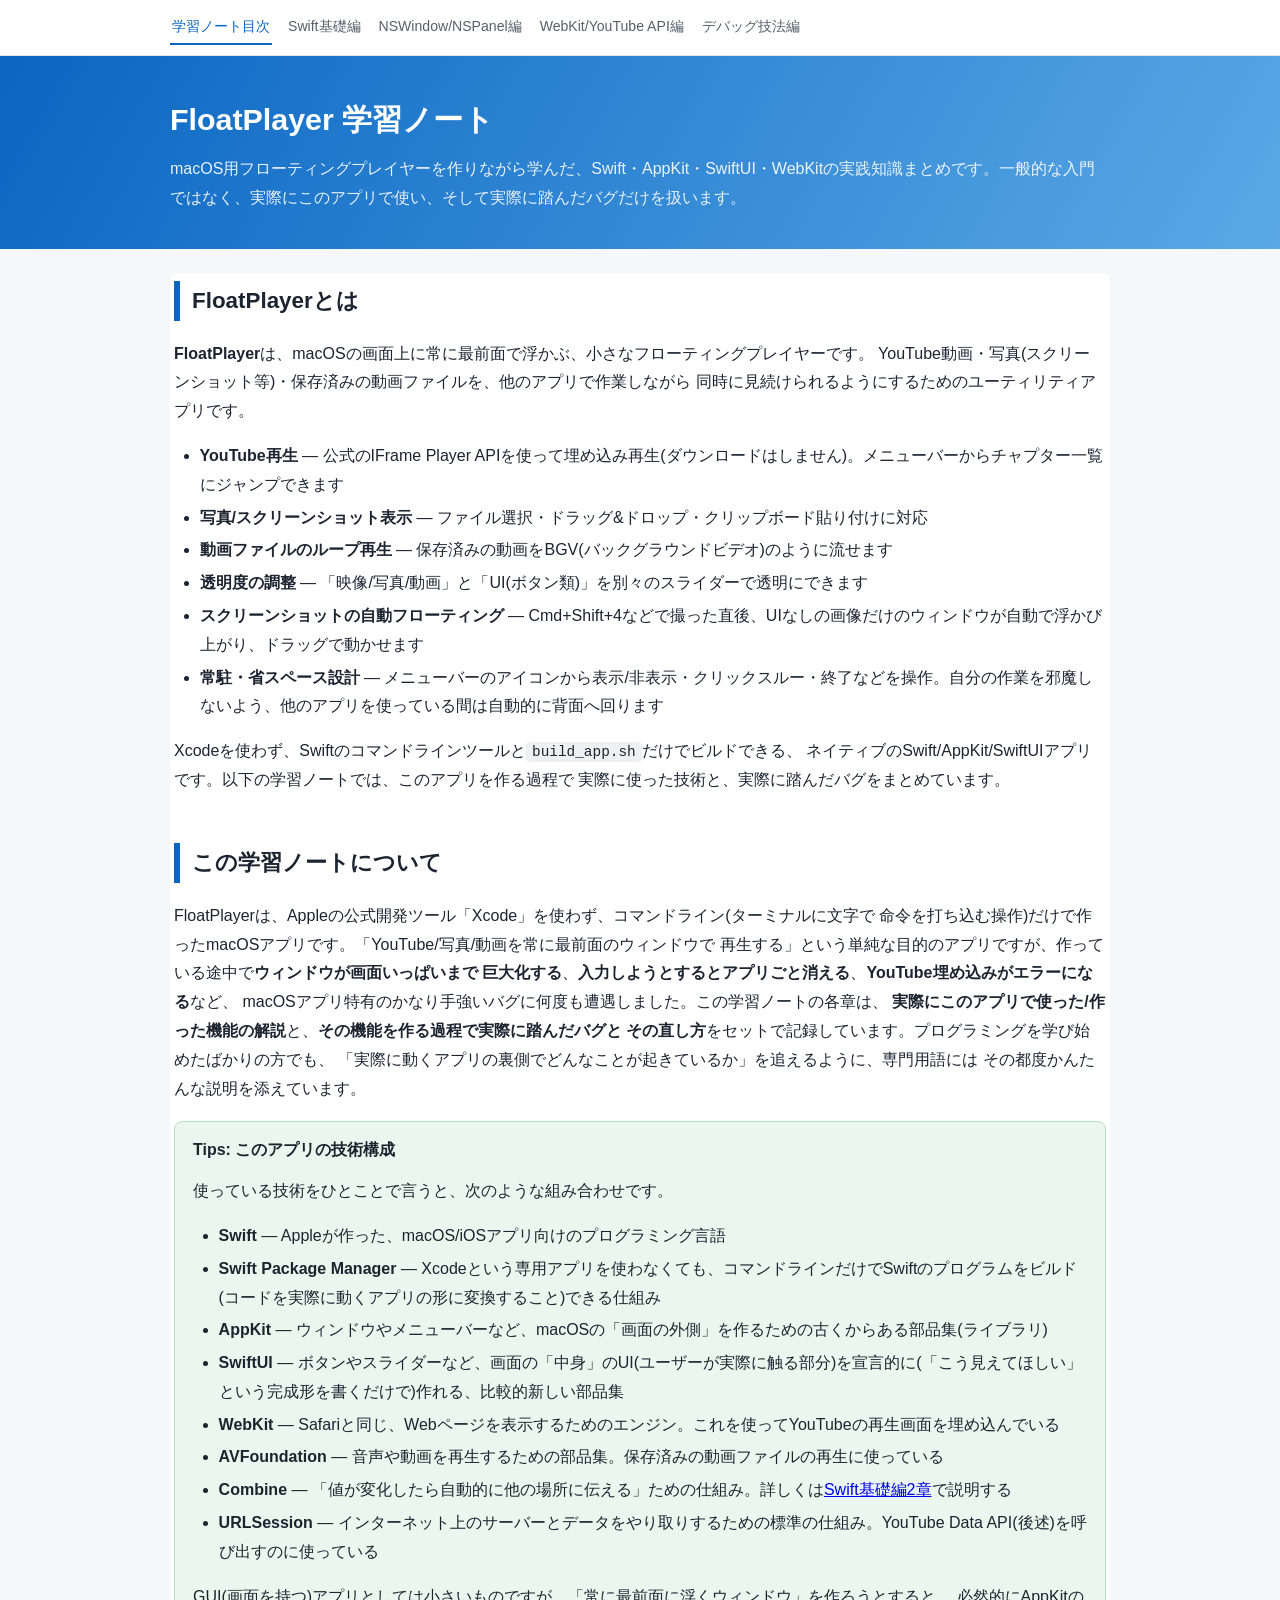
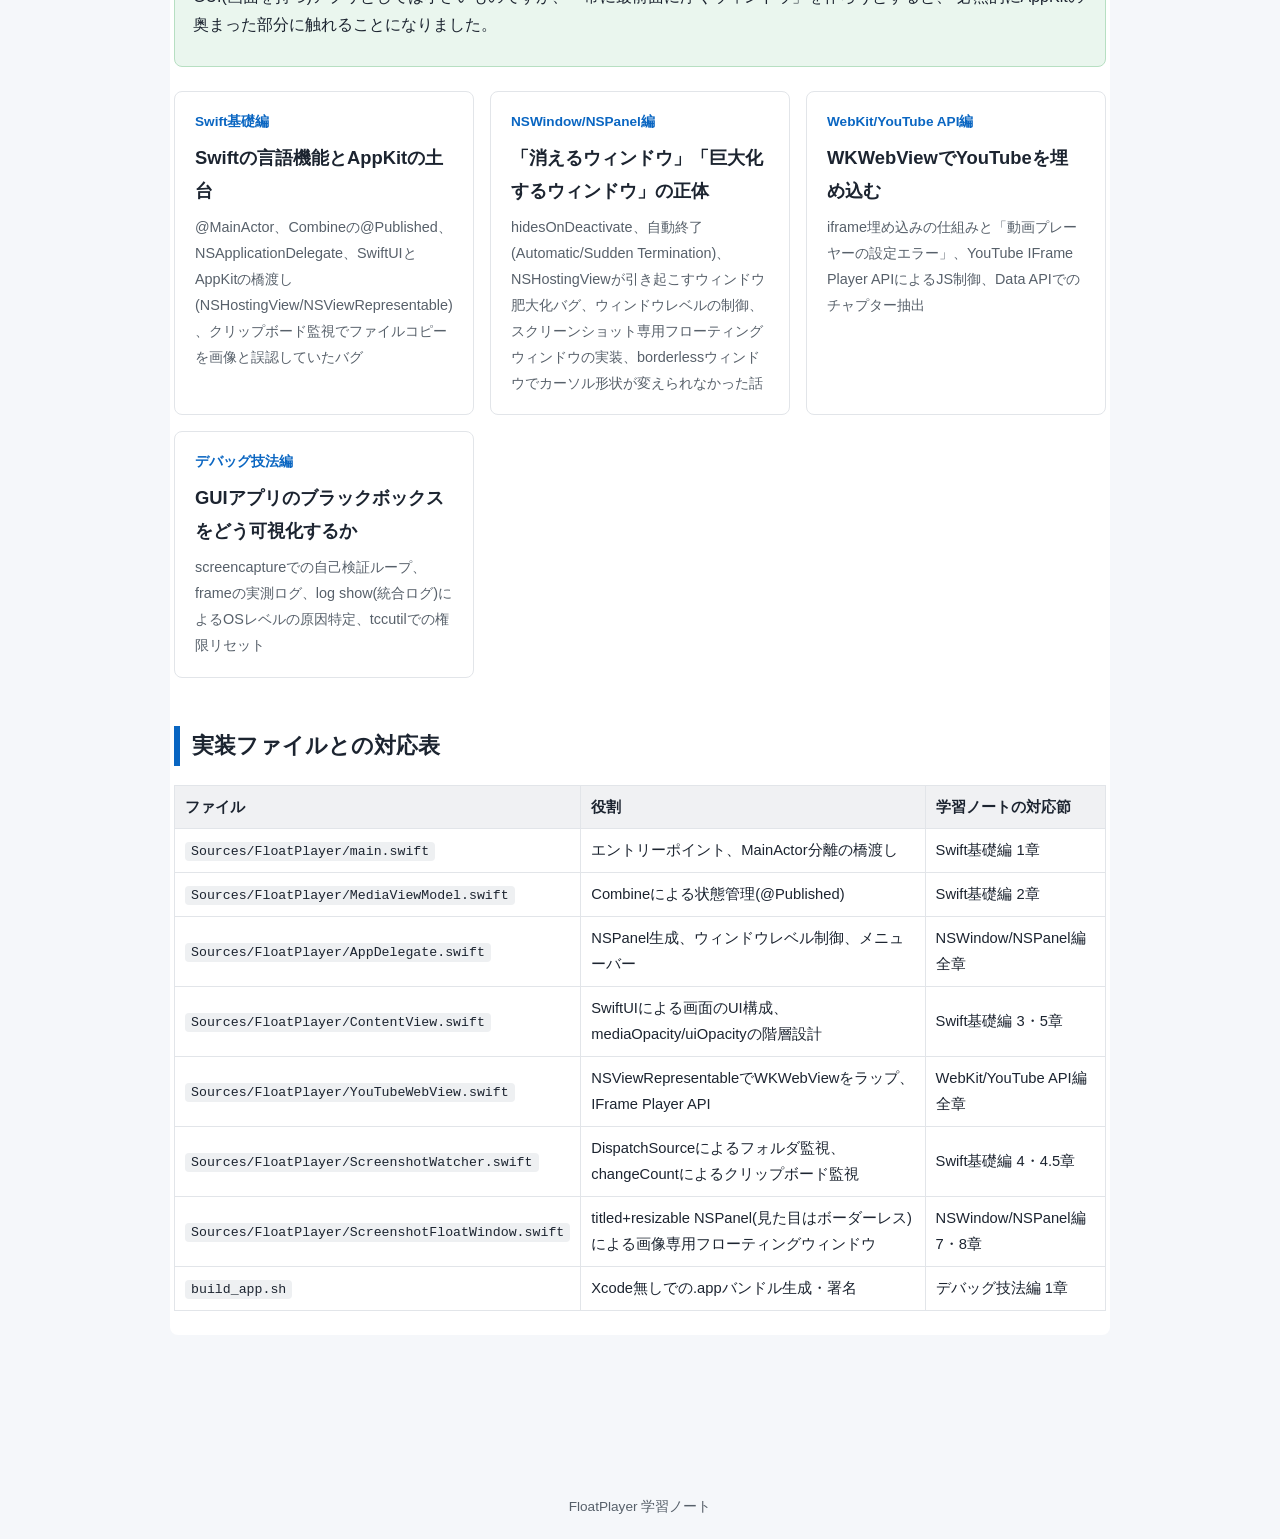
<file: docs/learning-notes/index.html>
<!DOCTYPE html>
<html lang="ja">
<head>
<meta charset="UTF-8">
<meta name="viewport" content="width=device-width, initial-scale=1.0">
<title>学習ノート - FloatPlayer</title>
<link rel="stylesheet" href="style.css">
</head>
<body>

<nav class="top-nav"><div class="layout">
  <a href="index.html" class="active">学習ノート目次</a>
  <a href="01_swift_appkit_fundamentals.html">Swift基礎編</a>
  <a href="02_nswindow_deep_dive.html">NSWindow/NSPanel編</a>
  <a href="03_webkit_youtube_api.html">WebKit/YouTube API編</a>
  <a href="04_debugging_techniques.html">デバッグ技法編</a>
</div></nav>

<header class="page-header">
  <div class="layout">
    <h1>FloatPlayer 学習ノート</h1>
    <p>macOS用フローティングプレイヤーを作りながら学んだ、Swift・AppKit・SwiftUI・WebKitの実践知識まとめです。一般的な入門ではなく、実際にこのアプリで使い、そして実際に踏んだバグだけを扱います。</p>
  </div>
</header>

<div class="layout">
<main>

<h2 style="margin-top:0;">FloatPlayerとは</h2>
<p>
  <b>FloatPlayer</b>は、macOSの画面上に常に最前面で浮かぶ、小さなフローティングプレイヤーです。
  YouTube動画・写真(スクリーンショット等)・保存済みの動画ファイルを、他のアプリで作業しながら
  同時に見続けられるようにするためのユーティリティアプリです。
</p>
<ul>
  <li><b>YouTube再生</b> — 公式のIFrame Player APIを使って埋め込み再生(ダウンロードはしません)。メニューバーからチャプター一覧にジャンプできます</li>
  <li><b>写真/スクリーンショット表示</b> — ファイル選択・ドラッグ&ドロップ・クリップボード貼り付けに対応</li>
  <li><b>動画ファイルのループ再生</b> — 保存済みの動画をBGV(バックグラウンドビデオ)のように流せます</li>
  <li><b>透明度の調整</b> — 「映像/写真/動画」と「UI(ボタン類)」を別々のスライダーで透明にできます</li>
  <li><b>スクリーンショットの自動フローティング</b> — Cmd+Shift+4などで撮った直後、UIなしの画像だけのウィンドウが自動で浮かび上がり、ドラッグで動かせます</li>
  <li><b>常駐・省スペース設計</b> — メニューバーのアイコンから表示/非表示・クリックスルー・終了などを操作。自分の作業を邪魔しないよう、他のアプリを使っている間は自動的に背面へ回ります</li>
</ul>
<p>
  Xcodeを使わず、Swiftのコマンドラインツールと<code>build_app.sh</code>だけでビルドできる、
  ネイティブのSwift/AppKit/SwiftUIアプリです。以下の学習ノートでは、このアプリを作る過程で
  実際に使った技術と、実際に踏んだバグをまとめています。
</p>

<h2>この学習ノートについて</h2>
<p>
  FloatPlayerは、Appleの公式開発ツール「Xcode」を使わず、コマンドライン(ターミナルに文字で
  命令を打ち込む操作)だけで作ったmacOSアプリです。「YouTube/写真/動画を常に最前面のウィンドウで
  再生する」という単純な目的のアプリですが、作っている途中で<b>ウィンドウが画面いっぱいまで
  巨大化する</b>、<b>入力しようとするとアプリごと消える</b>、<b>YouTube埋め込みがエラーになる</b>など、
  macOSアプリ特有のかなり手強いバグに何度も遭遇しました。この学習ノートの各章は、
  <b>実際にこのアプリで使った/作った機能の解説</b>と、<b>その機能を作る過程で実際に踏んだバグと
  その直し方</b>をセットで記録しています。プログラミングを学び始めたばかりの方でも、
  「実際に動くアプリの裏側でどんなことが起きているか」を追えるように、専門用語には
  その都度かんたんな説明を添えています。
</p>

<div class="box tip">
  <span class="box-title">Tips: このアプリの技術構成</span>
  <p>
    使っている技術をひとことで言うと、次のような組み合わせです。
  </p>
  <ul>
    <li><b>Swift</b> — Appleが作った、macOS/iOSアプリ向けのプログラミング言語</li>
    <li><b>Swift Package Manager</b> — Xcodeという専用アプリを使わなくても、コマンドラインだけでSwiftのプログラムをビルド(コードを実際に動くアプリの形に変換すること)できる仕組み</li>
    <li><b>AppKit</b> — ウィンドウやメニューバーなど、macOSの「画面の外側」を作るための古くからある部品集(ライブラリ)</li>
    <li><b>SwiftUI</b> — ボタンやスライダーなど、画面の「中身」のUI(ユーザーが実際に触る部分)を宣言的に(「こう見えてほしい」という完成形を書くだけで)作れる、比較的新しい部品集</li>
    <li><b>WebKit</b> — Safariと同じ、Webページを表示するためのエンジン。これを使ってYouTubeの再生画面を埋め込んでいる</li>
    <li><b>AVFoundation</b> — 音声や動画を再生するための部品集。保存済みの動画ファイルの再生に使っている</li>
    <li><b>Combine</b> — 「値が変化したら自動的に他の場所に伝える」ための仕組み。詳しくは<a href="01_swift_appkit_fundamentals.html#ch2">Swift基礎編2章</a>で説明する</li>
    <li><b>URLSession</b> — インターネット上のサーバーとデータをやり取りするための標準の仕組み。YouTube Data API(後述)を呼び出すのに使っている</li>
  </ul>
  <p>
    GUI(画面を持つ)アプリとしては小さいものですが、「常に最前面に浮くウィンドウ」を作ろうとすると、
    必然的にAppKitの奥まった部分に触れることになりました。
  </p>
</div>

<div class="toc-grid">
  <a class="toc-card" href="01_swift_appkit_fundamentals.html">
    <div class="num">Swift基礎編</div>
    <h3>Swiftの言語機能とAppKitの土台</h3>
    <p>@MainActor、Combineの@Published、NSApplicationDelegate、SwiftUIとAppKitの橋渡し(NSHostingView/NSViewRepresentable)、クリップボード監視でファイルコピーを画像と誤認していたバグ</p>
  </a>

  <a class="toc-card" href="02_nswindow_deep_dive.html">
    <div class="num">NSWindow/NSPanel編</div>
    <h3>「消えるウィンドウ」「巨大化するウィンドウ」の正体</h3>
    <p>hidesOnDeactivate、自動終了(Automatic/Sudden Termination)、NSHostingViewが引き起こすウィンドウ肥大化バグ、ウィンドウレベルの制御、スクリーンショット専用フローティングウィンドウの実装、borderlessウィンドウでカーソル形状が変えられなかった話</p>
  </a>

  <a class="toc-card" href="03_webkit_youtube_api.html">
    <div class="num">WebKit/YouTube API編</div>
    <h3>WKWebViewでYouTubeを埋め込む</h3>
    <p>iframe埋め込みの仕組みと「動画プレーヤーの設定エラー」、YouTube IFrame Player APIによるJS制御、Data APIでのチャプター抽出</p>
  </a>

  <a class="toc-card" href="04_debugging_techniques.html">
    <div class="num">デバッグ技法編</div>
    <h3>GUIアプリのブラックボックスをどう可視化するか</h3>
    <p>screencaptureでの自己検証ループ、frameの実測ログ、log show(統合ログ)によるOSレベルの原因特定、tccutilでの権限リセット</p>
  </a>
</div>

<h2>実装ファイルとの対応表</h2>
<div class="table-scroll"><table>
<tr><th>ファイル</th><th>役割</th><th>学習ノートの対応節</th></tr>
<tr><td><code>Sources/FloatPlayer/main.swift</code></td><td>エントリーポイント、MainActor分離の橋渡し</td><td>Swift基礎編 1章</td></tr>
<tr><td><code>Sources/FloatPlayer/MediaViewModel.swift</code></td><td>Combineによる状態管理(@Published)</td><td>Swift基礎編 2章</td></tr>
<tr><td><code>Sources/FloatPlayer/AppDelegate.swift</code></td><td>NSPanel生成、ウィンドウレベル制御、メニューバー</td><td>NSWindow/NSPanel編 全章</td></tr>
<tr><td><code>Sources/FloatPlayer/ContentView.swift</code></td><td>SwiftUIによる画面のUI構成、mediaOpacity/uiOpacityの階層設計</td><td>Swift基礎編 3・5章</td></tr>
<tr><td><code>Sources/FloatPlayer/YouTubeWebView.swift</code></td><td>NSViewRepresentableでWKWebViewをラップ、IFrame Player API</td><td>WebKit/YouTube API編 全章</td></tr>
<tr><td><code>Sources/FloatPlayer/ScreenshotWatcher.swift</code></td><td>DispatchSourceによるフォルダ監視、changeCountによるクリップボード監視</td><td>Swift基礎編 4・4.5章</td></tr>
<tr><td><code>Sources/FloatPlayer/ScreenshotFloatWindow.swift</code></td><td>titled+resizable NSPanel(見た目はボーダーレス)による画像専用フローティングウィンドウ</td><td>NSWindow/NSPanel編 7・8章</td></tr>
<tr><td><code>build_app.sh</code></td><td>Xcode無しでの.appバンドル生成・署名</td><td>デバッグ技法編 1章</td></tr>
</table></div>

</main>
</div>

<footer class="page-footer">FloatPlayer 学習ノート</footer>

</body>
</html>
</file>
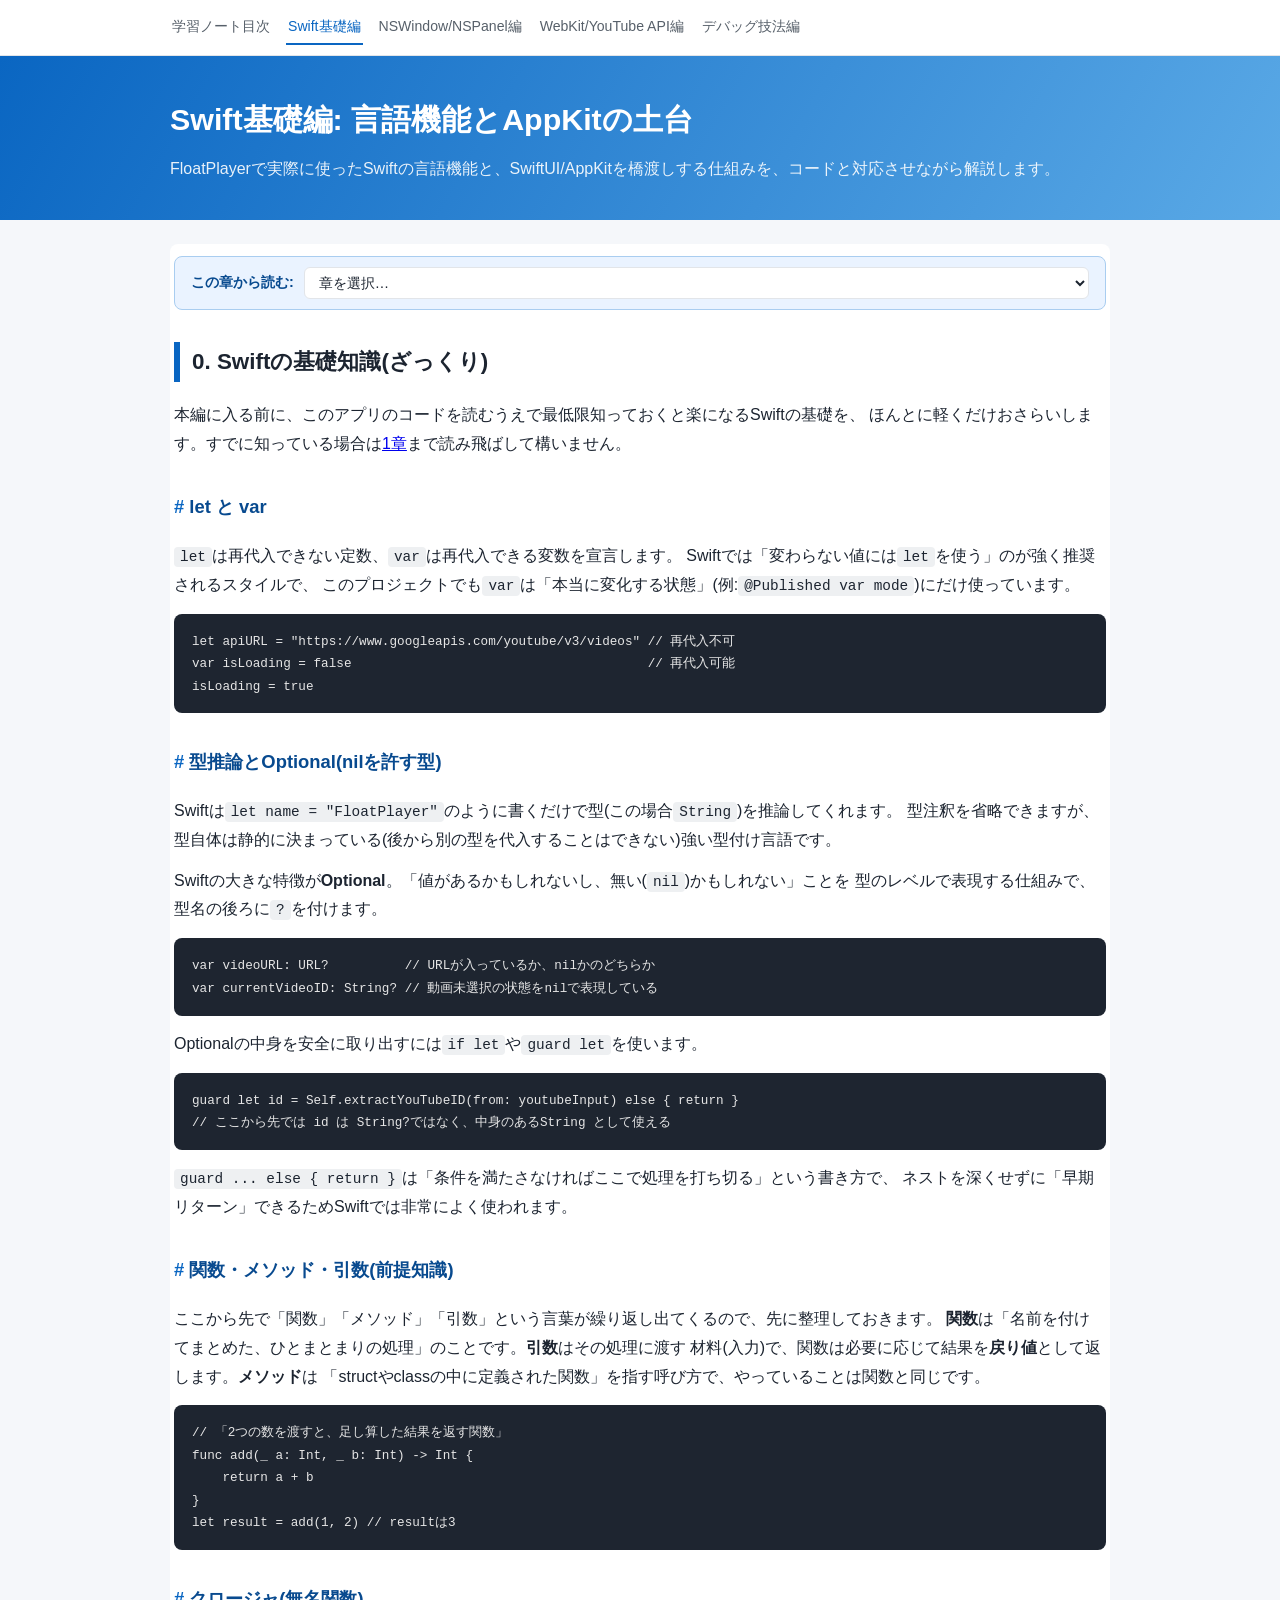
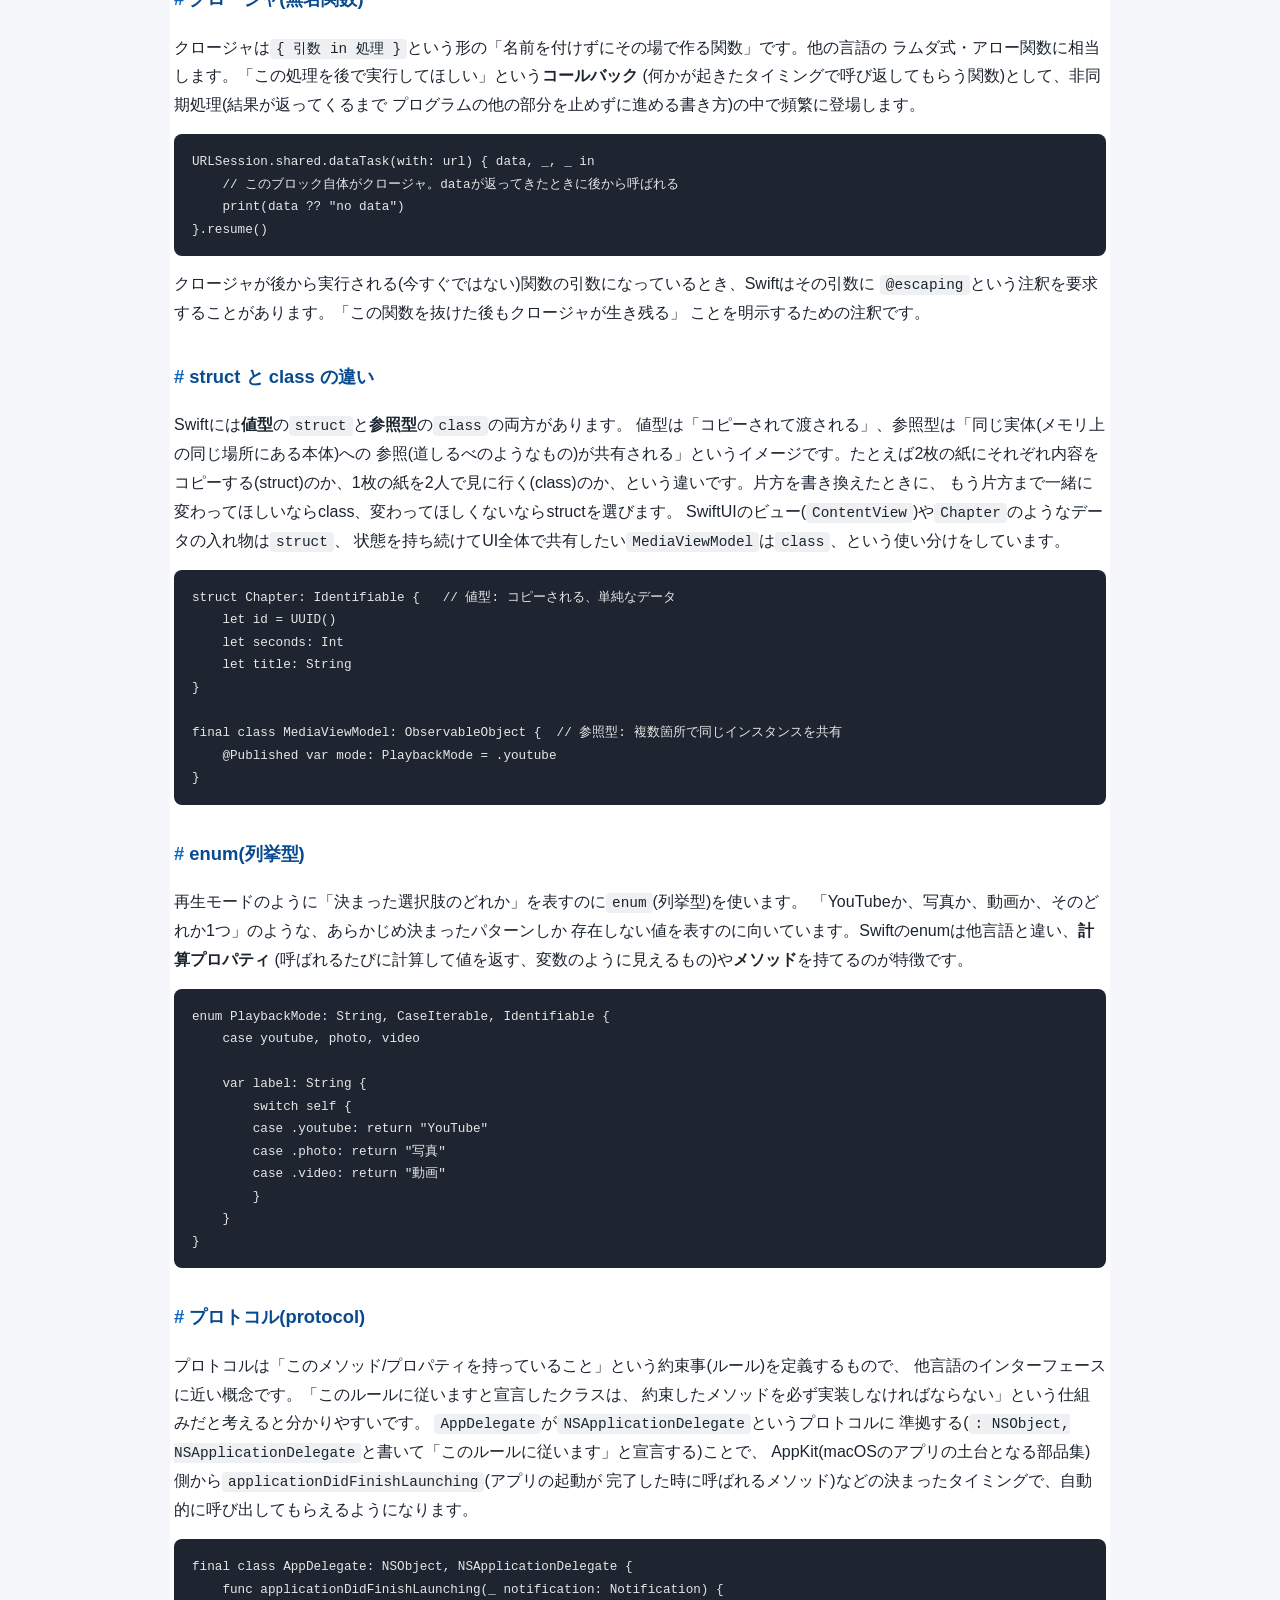
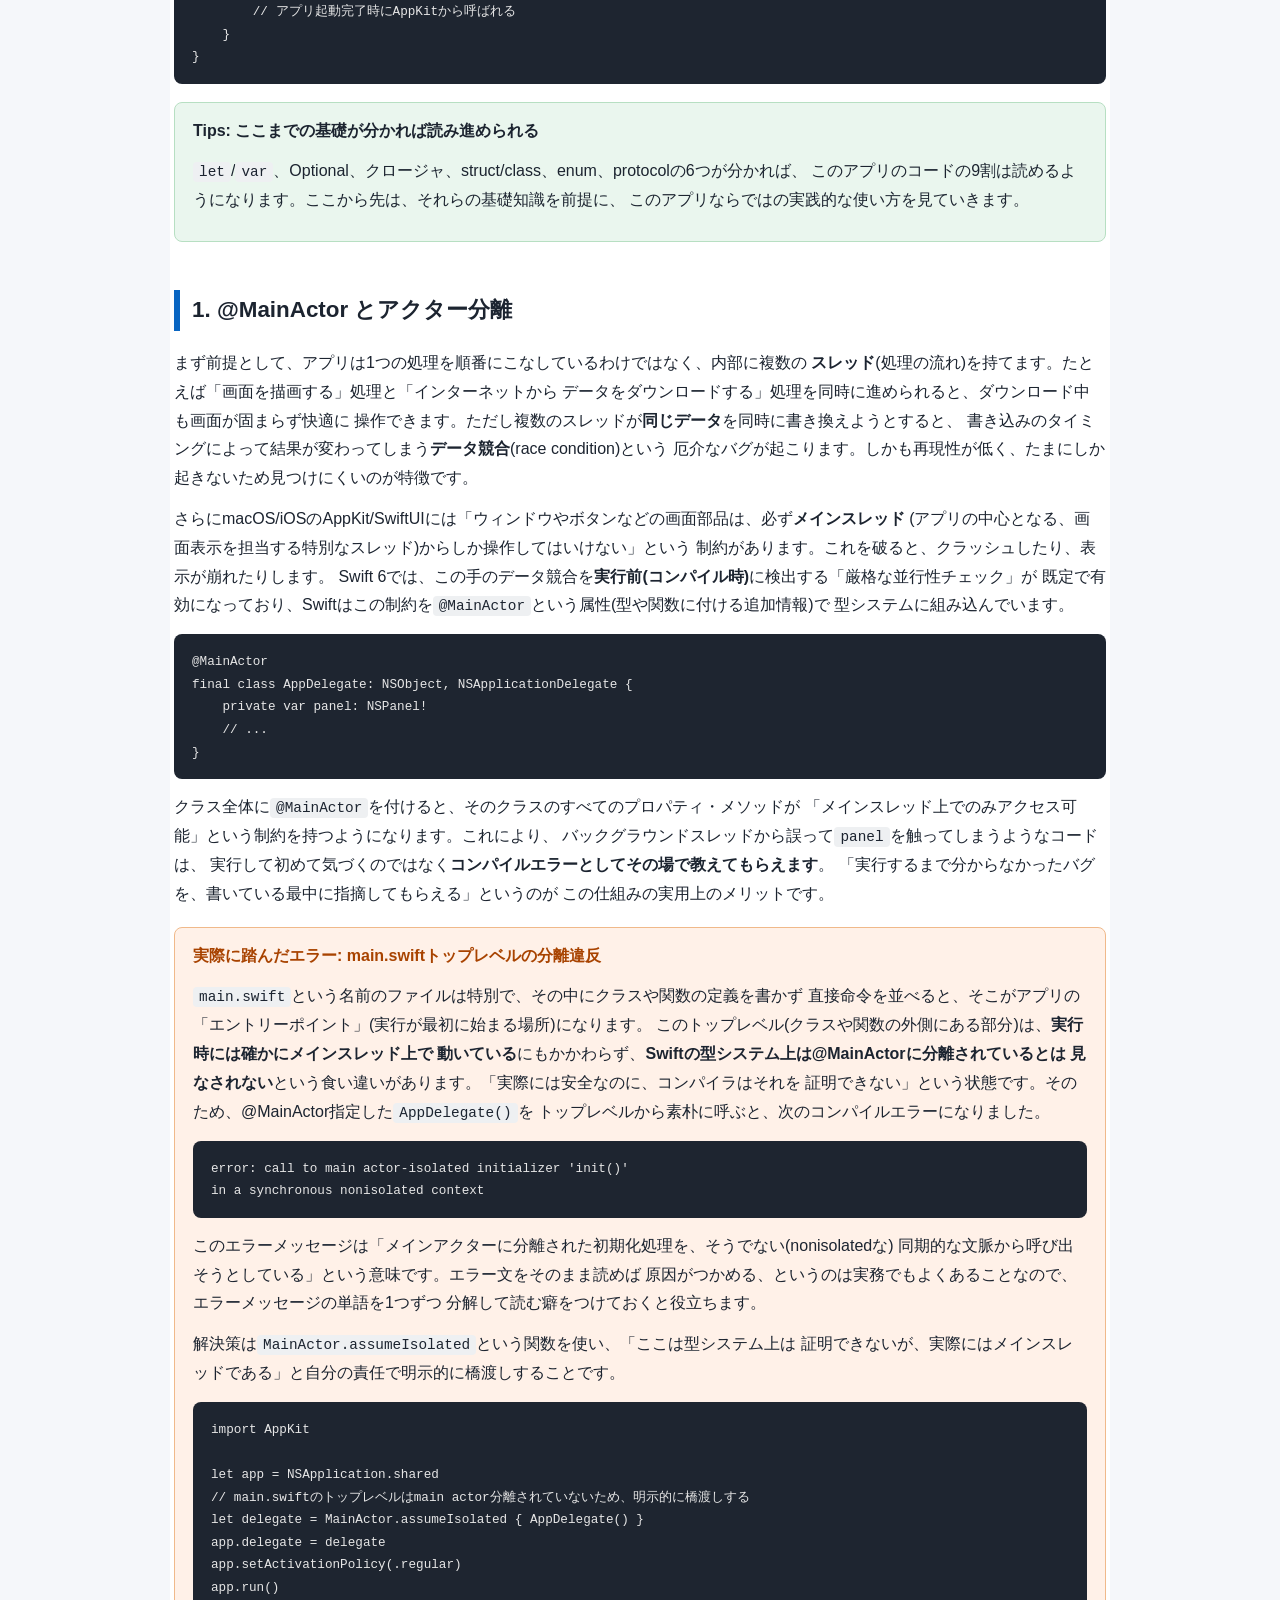
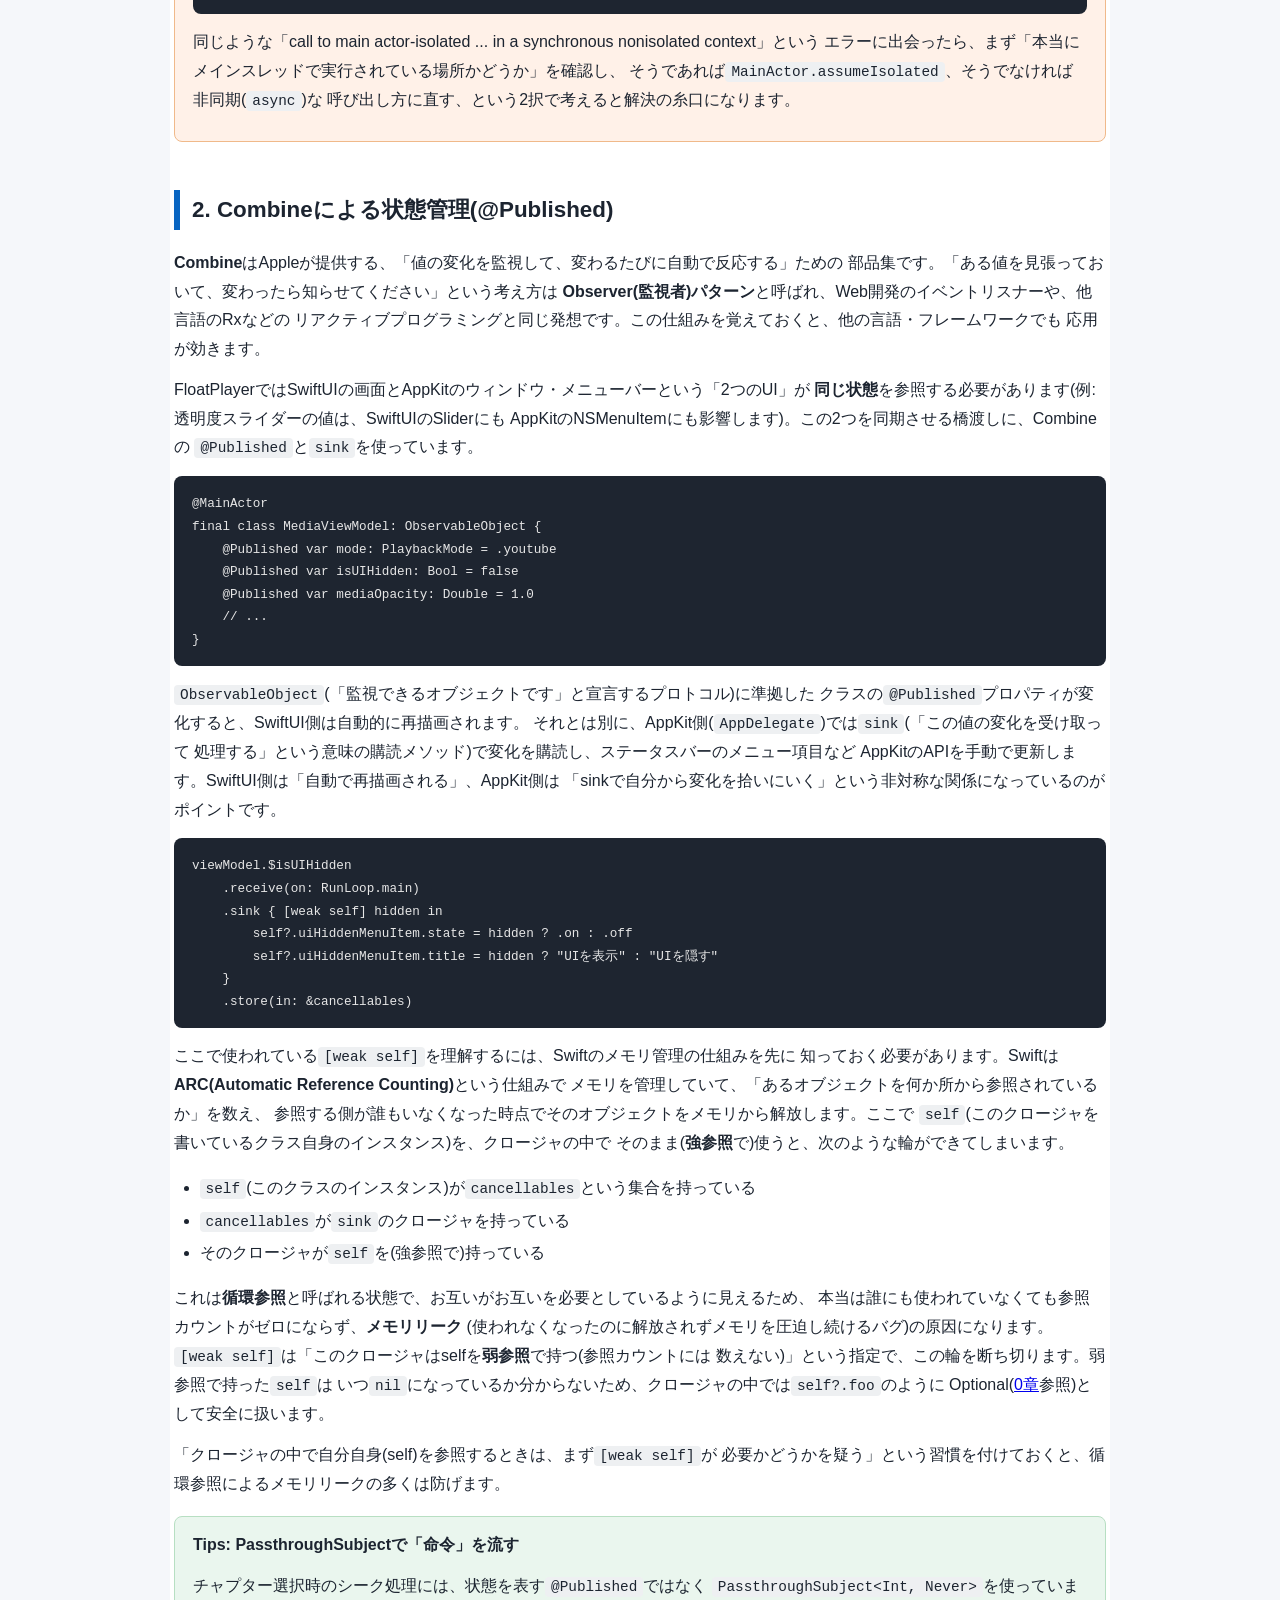
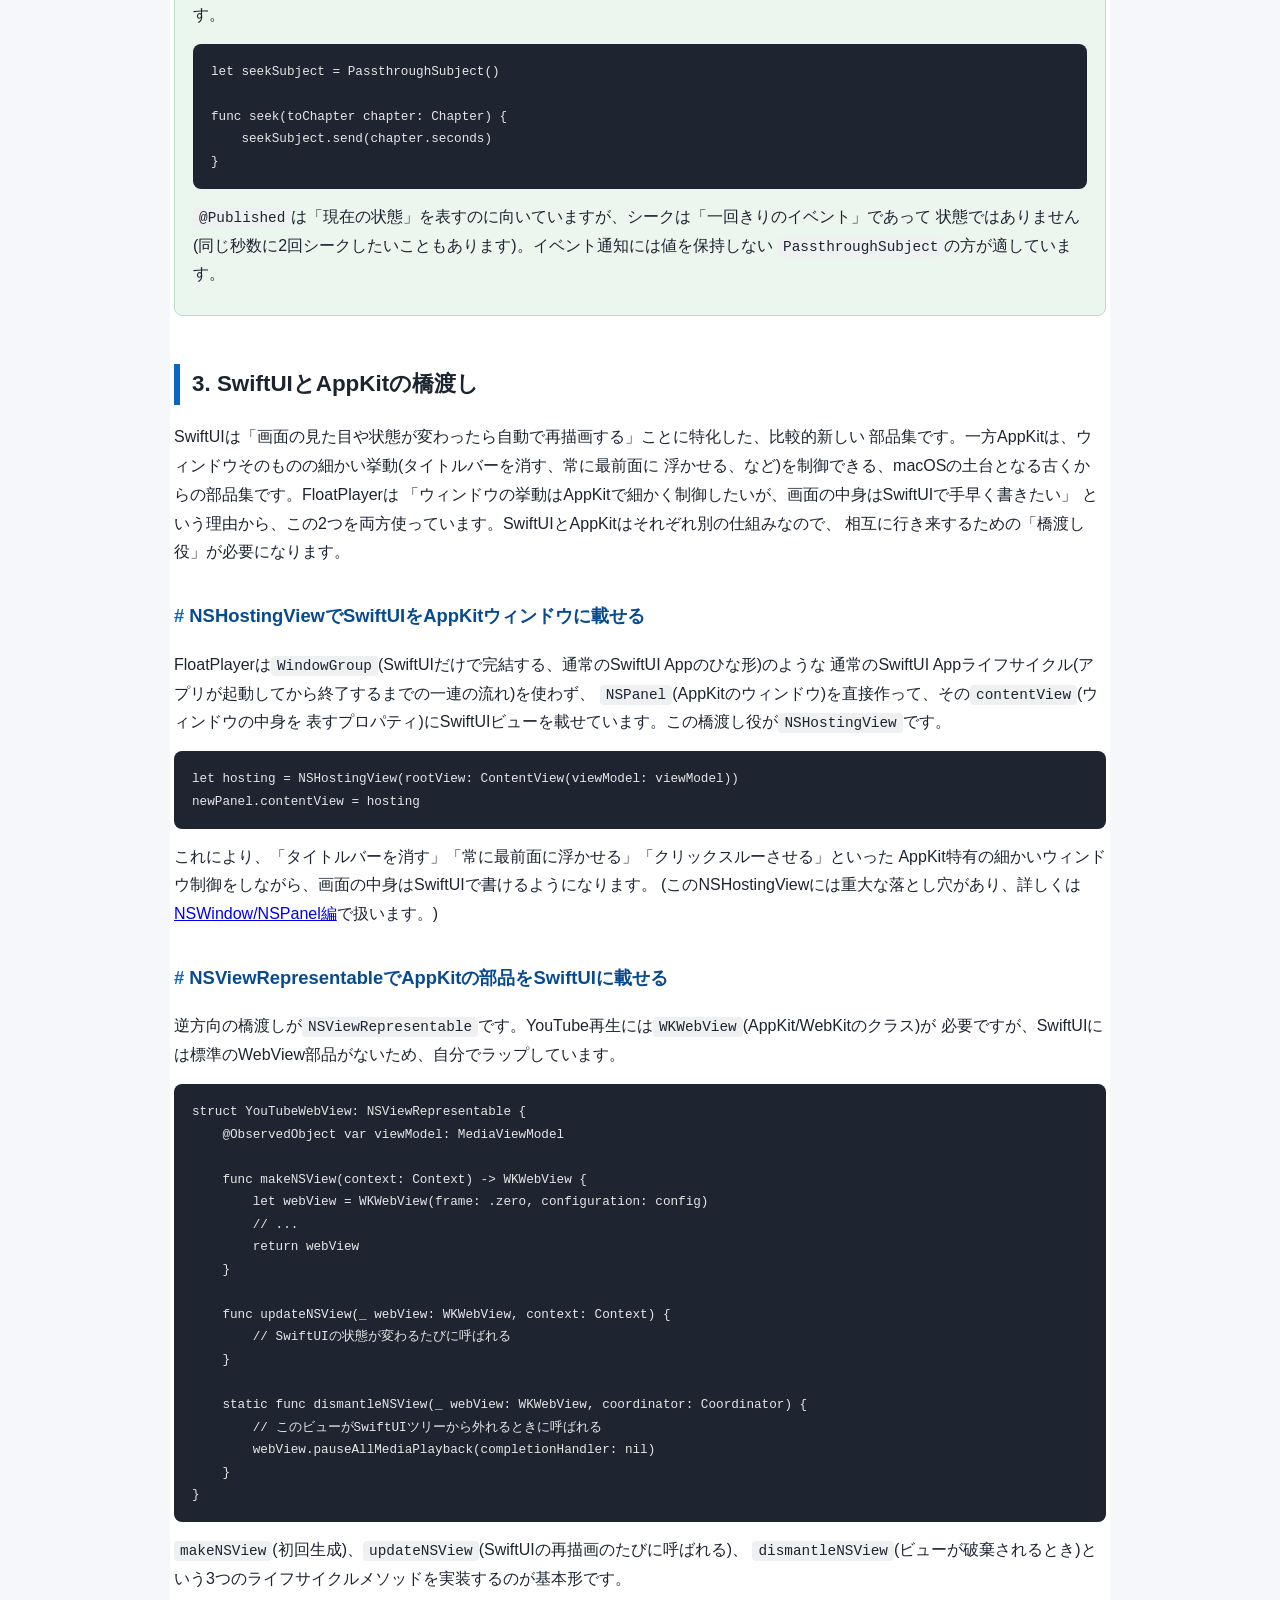
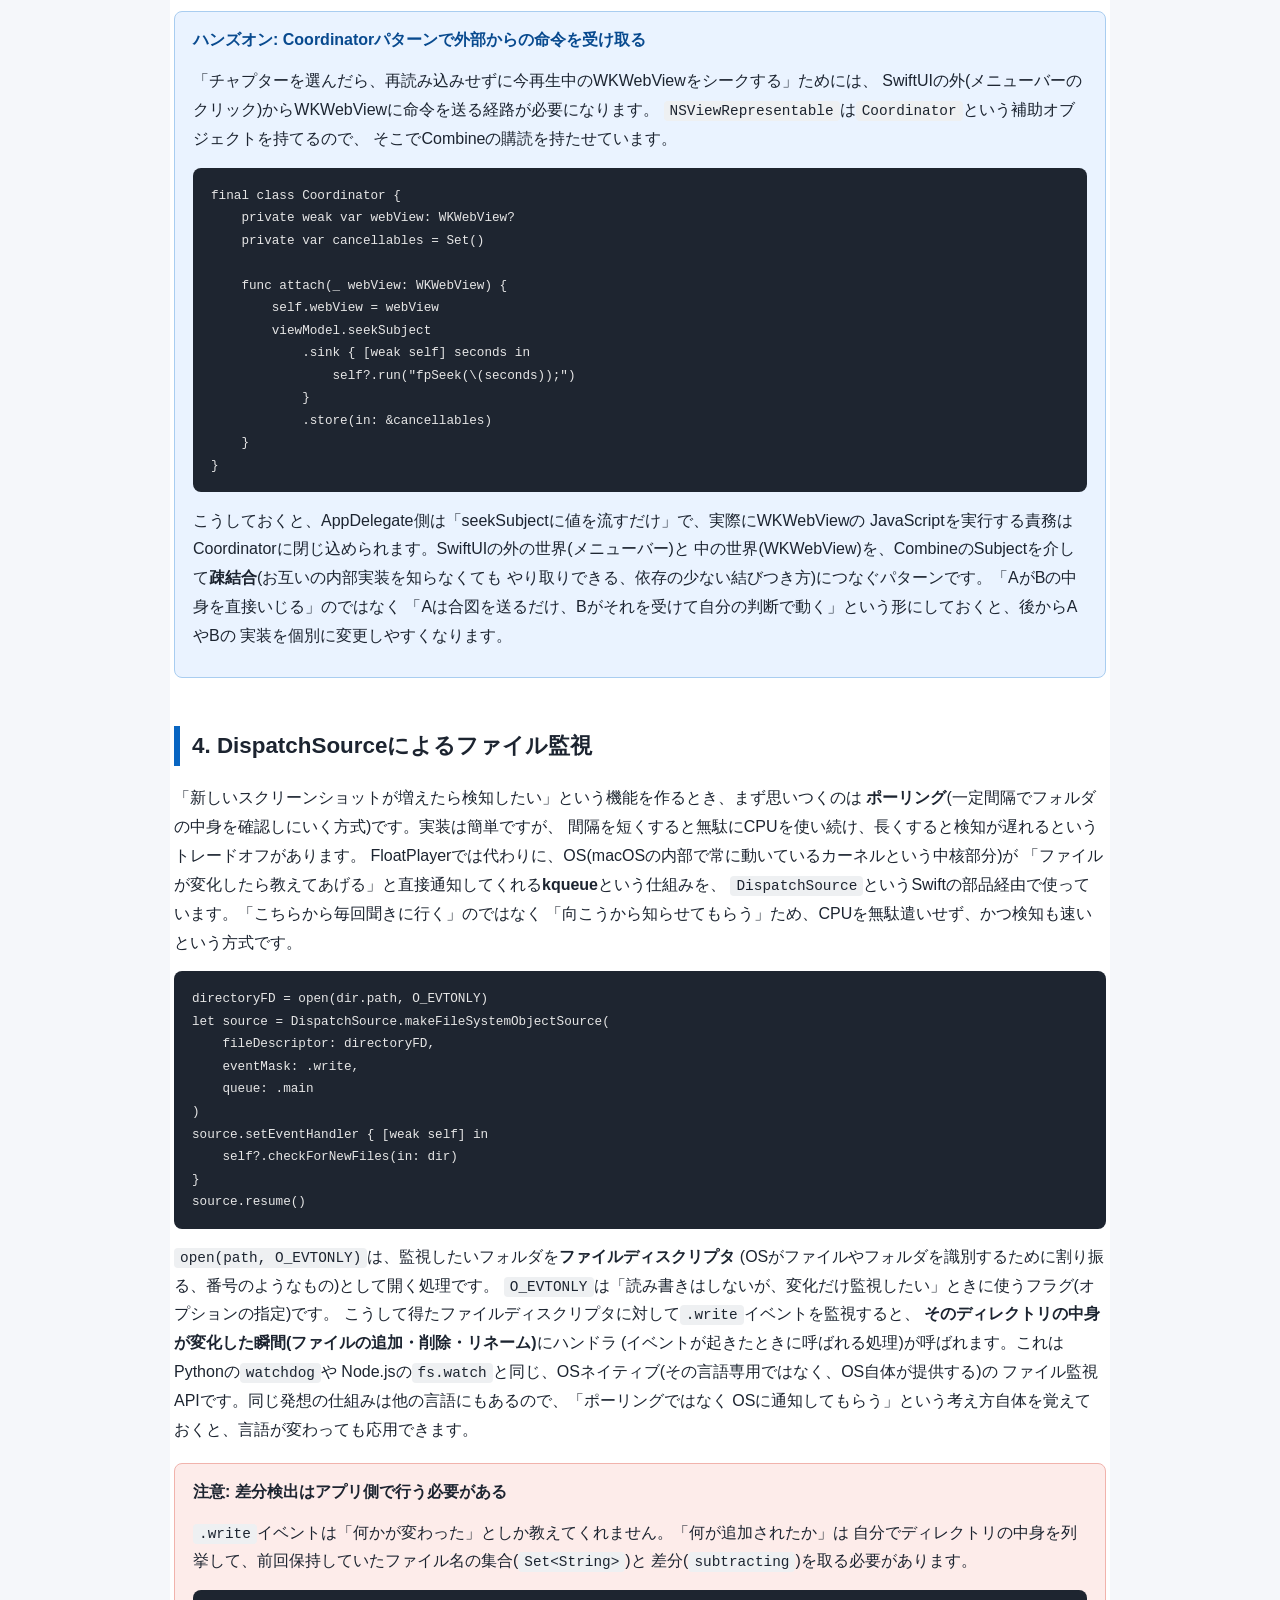
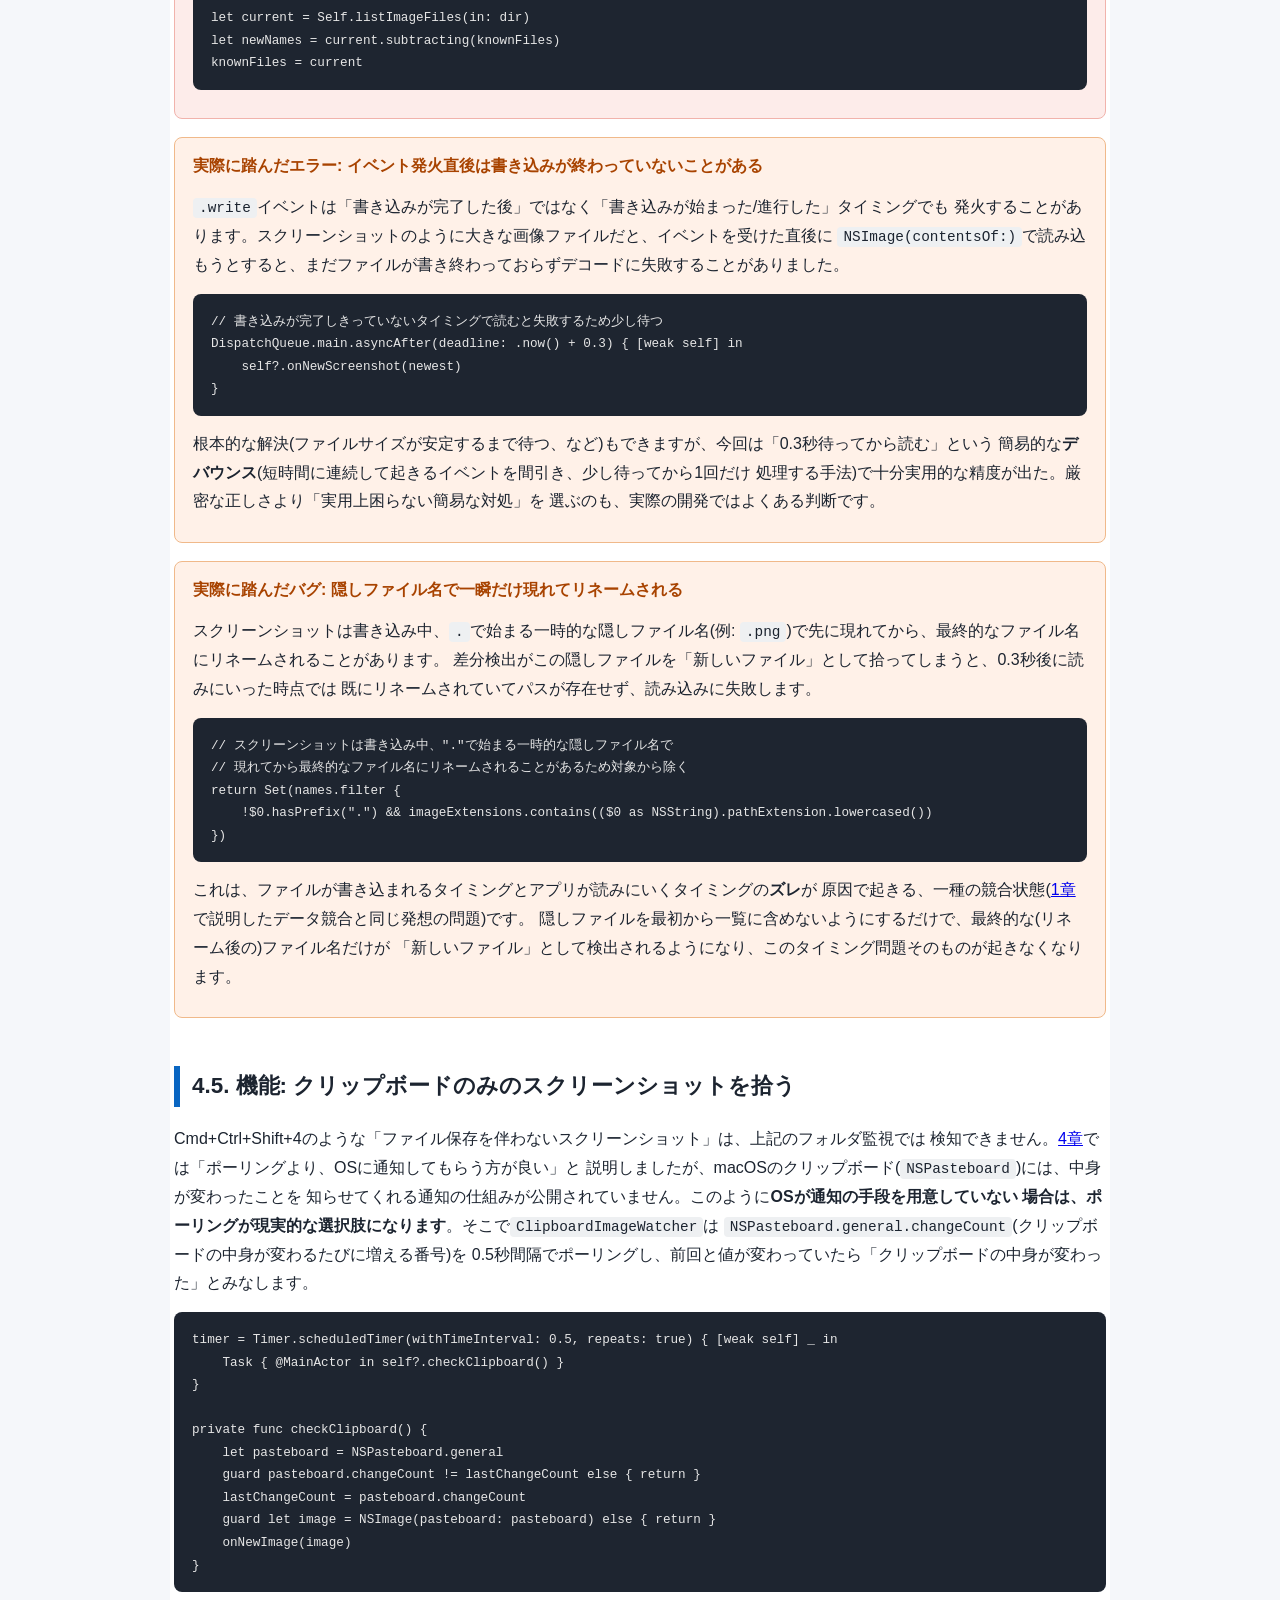
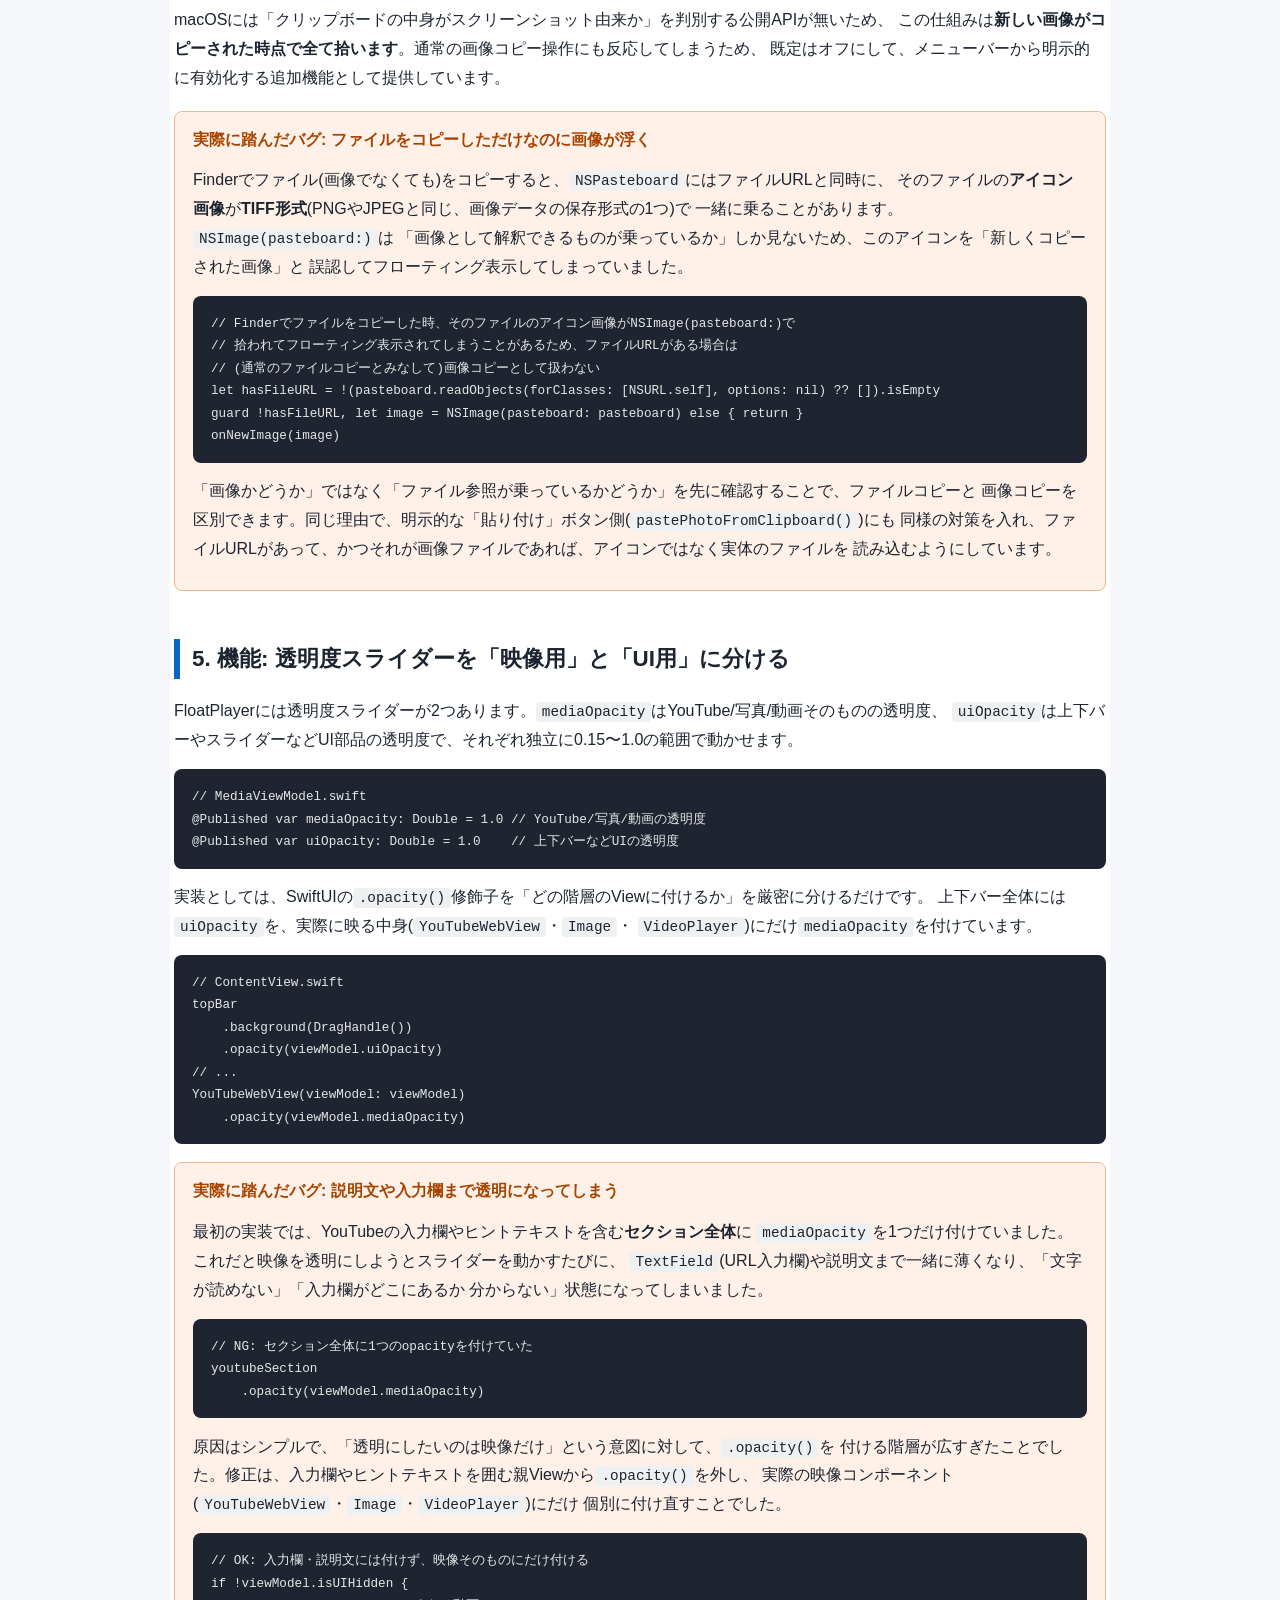
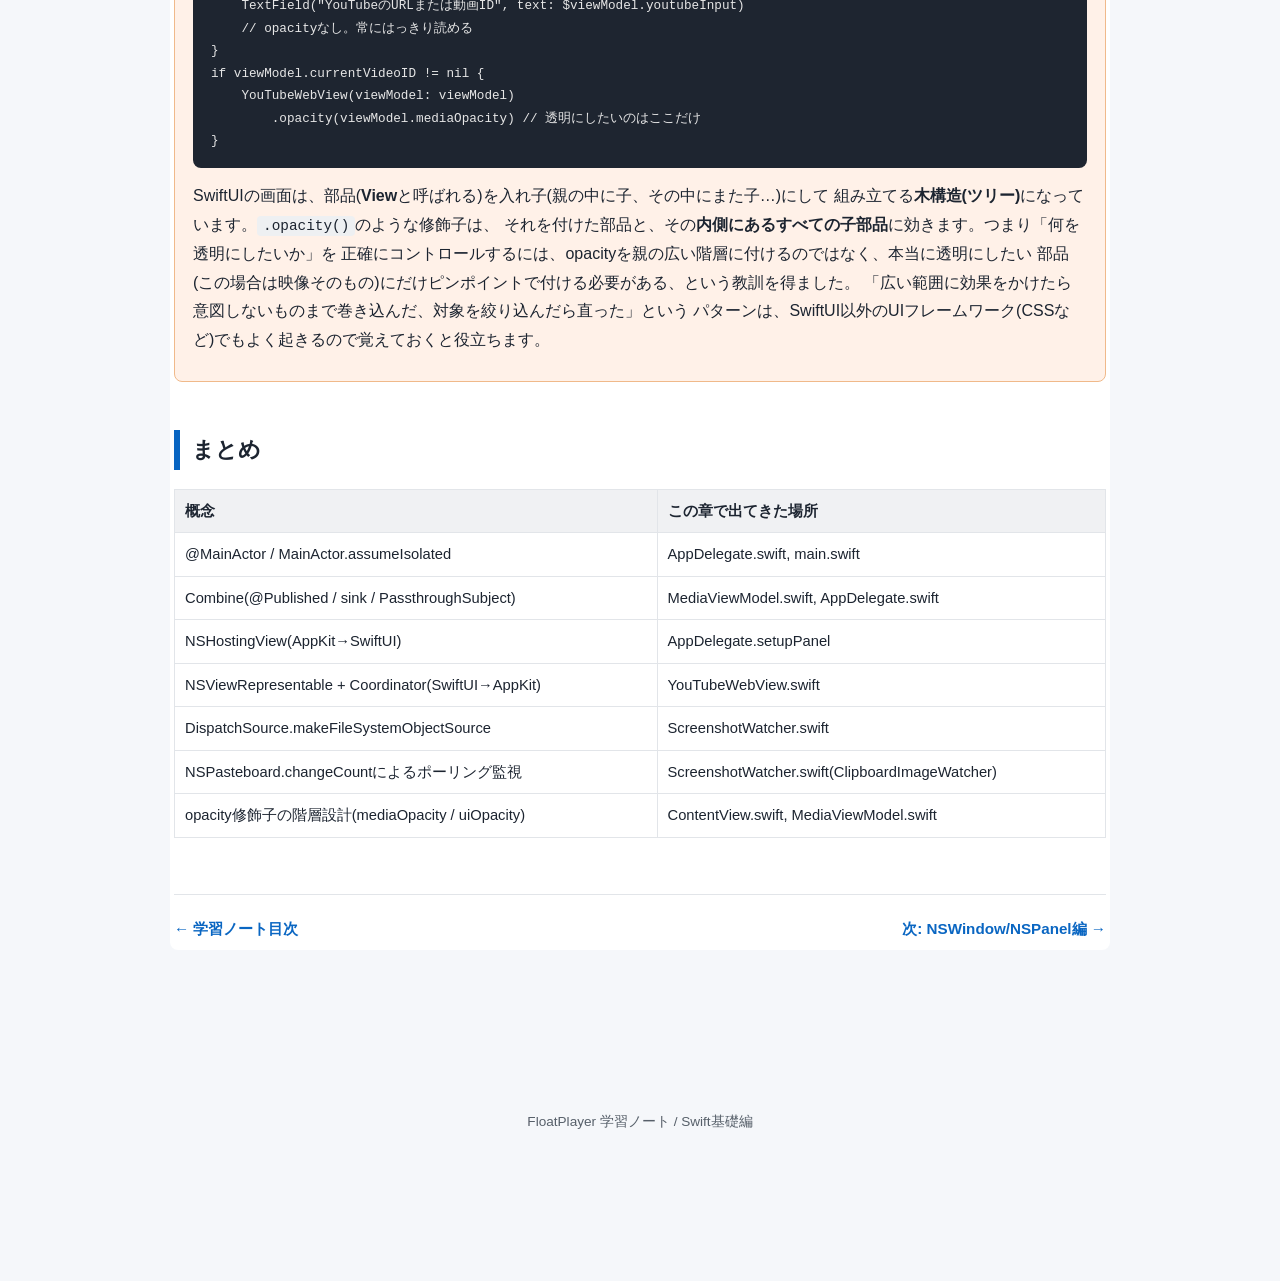
<file: docs/learning-notes/01_swift_appkit_fundamentals.html>
<!DOCTYPE html>
<html lang="ja">
<head>
<meta charset="UTF-8">
<meta name="viewport" content="width=device-width, initial-scale=1.0">
<title>Swift基礎編: 言語機能とAppKitの土台 | FloatPlayer 学習ノート</title>
<link rel="stylesheet" href="style.css">
</head>
<body>

<nav class="top-nav"><div class="layout">
  <a href="index.html">学習ノート目次</a>
  <a href="01_swift_appkit_fundamentals.html" class="active">Swift基礎編</a>
  <a href="02_nswindow_deep_dive.html">NSWindow/NSPanel編</a>
  <a href="03_webkit_youtube_api.html">WebKit/YouTube API編</a>
  <a href="04_debugging_techniques.html">デバッグ技法編</a>
</div></nav>

<header class="page-header">
  <div class="layout">
    <h1>Swift基礎編: 言語機能とAppKitの土台</h1>
    <p>FloatPlayerで実際に使ったSwiftの言語機能と、SwiftUI/AppKitを橋渡しする仕組みを、コードと対応させながら解説します。</p>
  </div>
</header>

<div class="layout">
<main>

<div class="chapter-jump">
  <label for="chapterSelect">この章から読む:</label>
  <select id="chapterSelect" onchange="if (this.value) location.hash = this.value;">
    <option value="">章を選択…</option>
    <option value="#ch0">0. Swiftの基礎知識(ざっくり)</option>
    <option value="#ch1">1. @MainActor とアクター分離</option>
    <option value="#ch2">2. Combineによる状態管理(@Published)</option>
    <option value="#ch3">3. SwiftUIとAppKitの橋渡し</option>
    <option value="#ch4">4. DispatchSourceによるファイル監視</option>
    <option value="#ch4-5">4.5. 機能: クリップボードのみのスクリーンショットを拾う</option>
    <option value="#ch5">5. 機能: 透明度スライダーを「映像用」と「UI用」に分ける</option>
    <option value="#summary">まとめ</option>
  </select>
</div>

<h2 id="ch0" style="margin-top:0;">0. Swiftの基礎知識(ざっくり)</h2>
<p>
  本編に入る前に、このアプリのコードを読むうえで最低限知っておくと楽になるSwiftの基礎を、
  ほんとに軽くだけおさらいします。すでに知っている場合は<a href="#ch1">1章</a>まで読み飛ばして構いません。
</p>

<h3>let と var</h3>
<p>
  <code>let</code>は再代入できない定数、<code>var</code>は再代入できる変数を宣言します。
  Swiftでは「変わらない値には<code>let</code>を使う」のが強く推奨されるスタイルで、
  このプロジェクトでも<code>var</code>は「本当に変化する状態」(例:<code>@Published var mode</code>)にだけ使っています。
</p>
<pre><code>let apiURL = "https://www.googleapis.com/youtube/v3/videos" // 再代入不可
var isLoading = false                                       // 再代入可能
isLoading = true</code></pre>

<h3>型推論とOptional(nilを許す型)</h3>
<p>
  Swiftは<code>let name = "FloatPlayer"</code>のように書くだけで型(この場合<code>String</code>)を推論してくれます。
  型注釈を省略できますが、型自体は静的に決まっている(後から別の型を代入することはできない)強い型付け言語です。
</p>
<p>
  Swiftの大きな特徴が<b>Optional</b>。「値があるかもしれないし、無い(<code>nil</code>)かもしれない」ことを
  型のレベルで表現する仕組みで、型名の後ろに<code>?</code>を付けます。
</p>
<pre><code>var videoURL: URL?          // URLが入っているか、nilかのどちらか
var currentVideoID: String? // 動画未選択の状態をnilで表現している</code></pre>
<p>
  Optionalの中身を安全に取り出すには<code>if let</code>や<code>guard let</code>を使います。
</p>
<pre><code>guard let id = Self.extractYouTubeID(from: youtubeInput) else { return }
// ここから先では id は String?ではなく、中身のあるString として使える</code></pre>
<p>
  <code>guard ... else { return }</code>は「条件を満たさなければここで処理を打ち切る」という書き方で、
  ネストを深くせずに「早期リターン」できるためSwiftでは非常によく使われます。
</p>

<h3>関数・メソッド・引数(前提知識)</h3>
<p>
  ここから先で「関数」「メソッド」「引数」という言葉が繰り返し出てくるので、先に整理しておきます。
  <b>関数</b>は「名前を付けてまとめた、ひとまとまりの処理」のことです。<b>引数</b>はその処理に渡す
  材料(入力)で、関数は必要に応じて結果を<b>戻り値</b>として返します。<b>メソッド</b>は
  「structやclassの中に定義された関数」を指す呼び方で、やっていることは関数と同じです。
</p>
<pre><code>// 「2つの数を渡すと、足し算した結果を返す関数」
func add(_ a: Int, _ b: Int) -> Int {
    return a + b
}
let result = add(1, 2) // resultは3</code></pre>

<h3>クロージャ(無名関数)</h3>
<p>
  クロージャは<code>{ 引数 in 処理 }</code>という形の「名前を付けずにその場で作る関数」です。他の言語の
  ラムダ式・アロー関数に相当します。「この処理を後で実行してほしい」という<b>コールバック</b>
  (何かが起きたタイミングで呼び返してもらう関数)として、非同期処理(結果が返ってくるまで
  プログラムの他の部分を止めずに進める書き方)の中で頻繁に登場します。
</p>
<pre><code>URLSession.shared.dataTask(with: url) { data, _, _ in
    // このブロック自体がクロージャ。dataが返ってきたときに後から呼ばれる
    print(data ?? "no data")
}.resume()</code></pre>
<p>
  クロージャが後から実行される(今すぐではない)関数の引数になっているとき、Swiftはその引数に
  <code>@escaping</code>という注釈を要求することがあります。「この関数を抜けた後もクロージャが生き残る」
  ことを明示するための注釈です。
</p>

<h3>struct と class の違い</h3>
<p>
  Swiftには<b>値型</b>の<code>struct</code>と<b>参照型</b>の<code>class</code>の両方があります。
  値型は「コピーされて渡される」、参照型は「同じ実体(メモリ上の同じ場所にある本体)への
  参照(道しるべのようなもの)が共有される」というイメージです。たとえば2枚の紙にそれぞれ内容を
  コピーする(struct)のか、1枚の紙を2人で見に行く(class)のか、という違いです。片方を書き換えたときに、
  もう片方まで一緒に変わってほしいならclass、変わってほしくないならstructを選びます。
  SwiftUIのビュー(<code>ContentView</code>)や<code>Chapter</code>のようなデータの入れ物は<code>struct</code>、
  状態を持ち続けてUI全体で共有したい<code>MediaViewModel</code>は<code>class</code>、という使い分けをしています。
</p>
<pre><code>struct Chapter: Identifiable {   // 値型: コピーされる、単純なデータ
    let id = UUID()
    let seconds: Int
    let title: String
}

final class MediaViewModel: ObservableObject {  // 参照型: 複数箇所で同じインスタンスを共有
    @Published var mode: PlaybackMode = .youtube
}</code></pre>

<h3>enum(列挙型)</h3>
<p>
  再生モードのように「決まった選択肢のどれか」を表すのに<code>enum</code>(列挙型)を使います。
  「YouTubeか、写真か、動画か、そのどれか1つ」のような、あらかじめ決まったパターンしか
  存在しない値を表すのに向いています。Swiftのenumは他言語と違い、<b>計算プロパティ</b>
  (呼ばれるたびに計算して値を返す、変数のように見えるもの)や<b>メソッド</b>を持てるのが特徴です。
</p>
<pre><code>enum PlaybackMode: String, CaseIterable, Identifiable {
    case youtube, photo, video

    var label: String {
        switch self {
        case .youtube: return "YouTube"
        case .photo: return "写真"
        case .video: return "動画"
        }
    }
}</code></pre>

<h3>プロトコル(protocol)</h3>
<p>
  プロトコルは「このメソッド/プロパティを持っていること」という約束事(ルール)を定義するもので、
  他言語のインターフェースに近い概念です。「このルールに従いますと宣言したクラスは、
  約束したメソッドを必ず実装しなければならない」という仕組みだと考えると分かりやすいです。
  <code>AppDelegate</code>が<code>NSApplicationDelegate</code>というプロトコルに
  準拠する(<code>: NSObject, NSApplicationDelegate</code>と書いて「このルールに従います」と宣言する)ことで、
  AppKit(macOSのアプリの土台となる部品集)側から<code>applicationDidFinishLaunching</code>(アプリの起動が
  完了した時に呼ばれるメソッド)などの決まったタイミングで、自動的に呼び出してもらえるようになります。
</p>
<pre><code>final class AppDelegate: NSObject, NSApplicationDelegate {
    func applicationDidFinishLaunching(_ notification: Notification) {
        // アプリ起動完了時にAppKitから呼ばれる
    }
}</code></pre>

<div class="box tip">
  <span class="box-title">Tips: ここまでの基礎が分かれば読み進められる</span>
  <p>
    <code>let</code>/<code>var</code>、Optional、クロージャ、struct/class、enum、protocolの6つが分かれば、
    このアプリのコードの9割は読めるようになります。ここから先は、それらの基礎知識を前提に、
    このアプリならではの実践的な使い方を見ていきます。
  </p>
</div>

<h2 id="ch1">1. @MainActor とアクター分離</h2>
<p>
  まず前提として、アプリは1つの処理を順番にこなしているわけではなく、内部に複数の
  <b>スレッド</b>(処理の流れ)を持てます。たとえば「画面を描画する」処理と「インターネットから
  データをダウンロードする」処理を同時に進められると、ダウンロード中も画面が固まらず快適に
  操作できます。ただし複数のスレッドが<b>同じデータ</b>を同時に書き換えようとすると、
  書き込みのタイミングによって結果が変わってしまう<b>データ競合</b>(race condition)という
  厄介なバグが起こります。しかも再現性が低く、たまにしか起きないため見つけにくいのが特徴です。
</p>
<p>
  さらにmacOS/iOSのAppKit/SwiftUIには「ウィンドウやボタンなどの画面部品は、必ず<b>メインスレッド</b>
  (アプリの中心となる、画面表示を担当する特別なスレッド)からしか操作してはいけない」という
  制約があります。これを破ると、クラッシュしたり、表示が崩れたりします。
  Swift 6では、この手のデータ競合を<b>実行前(コンパイル時)</b>に検出する「厳格な並行性チェック」が
  既定で有効になっており、Swiftはこの制約を<code>@MainActor</code>という属性(型や関数に付ける追加情報)で
  型システムに組み込んでいます。
</p>
<pre><code>@MainActor
final class AppDelegate: NSObject, NSApplicationDelegate {
    private var panel: NSPanel!
    // ...
}</code></pre>
<p>
  クラス全体に<code>@MainActor</code>を付けると、そのクラスのすべてのプロパティ・メソッドが
  「メインスレッド上でのみアクセス可能」という制約を持つようになります。これにより、
  バックグラウンドスレッドから誤って<code>panel</code>を触ってしまうようなコードは、
  実行して初めて気づくのではなく<b>コンパイルエラーとしてその場で教えてもらえます</b>。
  「実行するまで分からなかったバグを、書いている最中に指摘してもらえる」というのが
  この仕組みの実用上のメリットです。
</p>

<div class="box bug">
  <span class="box-title">実際に踏んだエラー: main.swiftトップレベルの分離違反</span>
  <p>
    <code>main.swift</code>という名前のファイルは特別で、その中にクラスや関数の定義を書かず
    直接命令を並べると、そこがアプリの「エントリーポイント」(実行が最初に始まる場所)になります。
    このトップレベル(クラスや関数の外側にある部分)は、<b>実行時には確かにメインスレッド上で
    動いている</b>にもかかわらず、<b>Swiftの型システム上は@MainActorに分離されているとは
    見なされない</b>という食い違いがあります。「実際には安全なのに、コンパイラはそれを
    証明できない」という状態です。そのため、@MainActor指定した<code>AppDelegate()</code>を
    トップレベルから素朴に呼ぶと、次のコンパイルエラーになりました。
  </p>
<pre><code>error: call to main actor-isolated initializer 'init()'
in a synchronous nonisolated context</code></pre>
  <p>
    このエラーメッセージは「メインアクターに分離された初期化処理を、そうでない(nonisolatedな)
    同期的な文脈から呼び出そうとしている」という意味です。エラー文をそのまま読めば
    原因がつかめる、というのは実務でもよくあることなので、エラーメッセージの単語を1つずつ
    分解して読む癖をつけておくと役立ちます。
  </p>
  <p>
    解決策は<code>MainActor.assumeIsolated</code>という関数を使い、「ここは型システム上は
    証明できないが、実際にはメインスレッドである」と自分の責任で明示的に橋渡しすることです。
  </p>
<pre><code>import AppKit

let app = NSApplication.shared
// main.swiftのトップレベルはmain actor分離されていないため、明示的に橋渡しする
let delegate = MainActor.assumeIsolated { AppDelegate() }
app.delegate = delegate
app.setActivationPolicy(.regular)
app.run()</code></pre>
  <p>
    同じような「call to main actor-isolated ... in a synchronous nonisolated context」という
    エラーに出会ったら、まず「本当にメインスレッドで実行されている場所かどうか」を確認し、
    そうであれば<code>MainActor.assumeIsolated</code>、そうでなければ非同期(<code>async</code>)な
    呼び出し方に直す、という2択で考えると解決の糸口になります。
  </p>
</div>

<h2 id="ch2">2. Combineによる状態管理(@Published)</h2>
<p>
  <b>Combine</b>はAppleが提供する、「値の変化を監視して、変わるたびに自動で反応する」ための
  部品集です。「ある値を見張っておいて、変わったら知らせてください」という考え方は
  <b>Observer(監視者)パターン</b>と呼ばれ、Web開発のイベントリスナーや、他言語のRxなどの
  リアクティブプログラミングと同じ発想です。この仕組みを覚えておくと、他の言語・フレームワークでも
  応用が効きます。
</p>
<p>
  FloatPlayerではSwiftUIの画面とAppKitのウィンドウ・メニューバーという「2つのUI」が
  <b>同じ状態</b>を参照する必要があります(例: 透明度スライダーの値は、SwiftUIのSliderにも
  AppKitのNSMenuItemにも影響します)。この2つを同期させる橋渡しに、Combineの
  <code>@Published</code>と<code>sink</code>を使っています。
</p>
<pre><code>@MainActor
final class MediaViewModel: ObservableObject {
    @Published var mode: PlaybackMode = .youtube
    @Published var isUIHidden: Bool = false
    @Published var mediaOpacity: Double = 1.0
    // ...
}</code></pre>
<p>
  <code>ObservableObject</code>(「監視できるオブジェクトです」と宣言するプロトコル)に準拠した
  クラスの<code>@Published</code>プロパティが変化すると、SwiftUI側は自動的に再描画されます。
  それとは別に、AppKit側(<code>AppDelegate</code>)では<code>sink</code>(「この値の変化を受け取って
  処理する」という意味の購読メソッド)で変化を購読し、ステータスバーのメニュー項目など
  AppKitのAPIを手動で更新します。SwiftUI側は「自動で再描画される」、AppKit側は
  「sinkで自分から変化を拾いにいく」という非対称な関係になっているのがポイントです。
</p>
<pre><code>viewModel.$isUIHidden
    .receive(on: RunLoop.main)
    .sink { [weak self] hidden in
        self?.uiHiddenMenuItem.state = hidden ? .on : .off
        self?.uiHiddenMenuItem.title = hidden ? "UIを表示" : "UIを隠す"
    }
    .store(in: &cancellables)</code></pre>
<p>
  ここで使われている<code>[weak self]</code>を理解するには、Swiftのメモリ管理の仕組みを先に
  知っておく必要があります。Swiftは<b>ARC(Automatic Reference Counting)</b>という仕組みで
  メモリを管理していて、「あるオブジェクトを何か所から参照されているか」を数え、
  参照する側が誰もいなくなった時点でそのオブジェクトをメモリから解放します。ここで
  <code>self</code>(このクロージャを書いているクラス自身のインスタンス)を、クロージャの中で
  そのまま(<b>強参照</b>で)使うと、次のような輪ができてしまいます。
</p>
<ul>
  <li><code>self</code>(このクラスのインスタンス)が<code>cancellables</code>という集合を持っている</li>
  <li><code>cancellables</code>が<code>sink</code>のクロージャを持っている</li>
  <li>そのクロージャが<code>self</code>を(強参照で)持っている</li>
</ul>
<p>
  これは<b>循環参照</b>と呼ばれる状態で、お互いがお互いを必要としているように見えるため、
  本当は誰にも使われていなくても参照カウントがゼロにならず、<b>メモリリーク</b>
  (使われなくなったのに解放されずメモリを圧迫し続けるバグ)の原因になります。
  <code>[weak self]</code>は「このクロージャはselfを<b>弱参照</b>で持つ(参照カウントには
  数えない)」という指定で、この輪を断ち切ります。弱参照で持った<code>self</code>は
  いつ<code>nil</code>になっているか分からないため、クロージャの中では<code>self?.foo</code>のように
  Optional(<a href="#ch0">0章</a>参照)として安全に扱います。
</p>
<p>
  「クロージャの中で自分自身(self)を参照するときは、まず<code>[weak self]</code>が
  必要かどうかを疑う」という習慣を付けておくと、循環参照によるメモリリークの多くは防げます。
</p>

<div class="box tip">
  <span class="box-title">Tips: PassthroughSubjectで「命令」を流す</span>
  <p>
    チャプター選択時のシーク処理には、状態を表す<code>@Published</code>ではなく
    <code>PassthroughSubject&lt;Int, Never&gt;</code>を使っています。
  </p>
<pre><code>let seekSubject = PassthroughSubject<Int, Never>()

func seek(toChapter chapter: Chapter) {
    seekSubject.send(chapter.seconds)
}</code></pre>
  <p>
    <code>@Published</code>は「現在の状態」を表すのに向いていますが、シークは「一回きりのイベント」であって
    状態ではありません(同じ秒数に2回シークしたいこともあります)。イベント通知には値を保持しない
    <code>PassthroughSubject</code>の方が適しています。
  </p>
</div>

<h2 id="ch3">3. SwiftUIとAppKitの橋渡し</h2>
<p>
  SwiftUIは「画面の見た目や状態が変わったら自動で再描画する」ことに特化した、比較的新しい
  部品集です。一方AppKitは、ウィンドウそのものの細かい挙動(タイトルバーを消す、常に最前面に
  浮かせる、など)を制御できる、macOSの土台となる古くからの部品集です。FloatPlayerは
  「ウィンドウの挙動はAppKitで細かく制御したいが、画面の中身はSwiftUIで手早く書きたい」
  という理由から、この2つを両方使っています。SwiftUIとAppKitはそれぞれ別の仕組みなので、
  相互に行き来するための「橋渡し役」が必要になります。
</p>
<h3>NSHostingViewでSwiftUIをAppKitウィンドウに載せる</h3>
<p>
  FloatPlayerは<code>WindowGroup</code>(SwiftUIだけで完結する、通常のSwiftUI Appのひな形)のような
  通常のSwiftUI Appライフサイクル(アプリが起動してから終了するまでの一連の流れ)を使わず、
  <code>NSPanel</code>(AppKitのウィンドウ)を直接作って、その<code>contentView</code>(ウィンドウの中身を
  表すプロパティ)にSwiftUIビューを載せています。この橋渡し役が<code>NSHostingView</code>です。
</p>
<pre><code>let hosting = NSHostingView(rootView: ContentView(viewModel: viewModel))
newPanel.contentView = hosting</code></pre>
<p>
  これにより、「タイトルバーを消す」「常に最前面に浮かせる」「クリックスルーさせる」といった
  AppKit特有の細かいウィンドウ制御をしながら、画面の中身はSwiftUIで書けるようになります。
  (このNSHostingViewには重大な落とし穴があり、詳しくは<a href="02_nswindow_deep_dive.html">NSWindow/NSPanel編</a>で扱います。)
</p>

<h3>NSViewRepresentableでAppKitの部品をSwiftUIに載せる</h3>
<p>
  逆方向の橋渡しが<code>NSViewRepresentable</code>です。YouTube再生には<code>WKWebView</code>(AppKit/WebKitのクラス)が
  必要ですが、SwiftUIには標準のWebView部品がないため、自分でラップしています。
</p>
<pre><code>struct YouTubeWebView: NSViewRepresentable {
    @ObservedObject var viewModel: MediaViewModel

    func makeNSView(context: Context) -> WKWebView {
        let webView = WKWebView(frame: .zero, configuration: config)
        // ...
        return webView
    }

    func updateNSView(_ webView: WKWebView, context: Context) {
        // SwiftUIの状態が変わるたびに呼ばれる
    }

    static func dismantleNSView(_ webView: WKWebView, coordinator: Coordinator) {
        // このビューがSwiftUIツリーから外れるときに呼ばれる
        webView.pauseAllMediaPlayback(completionHandler: nil)
    }
}</code></pre>
<p>
  <code>makeNSView</code>(初回生成)、<code>updateNSView</code>(SwiftUIの再描画のたびに呼ばれる)、
  <code>dismantleNSView</code>(ビューが破棄されるとき)という3つのライフサイクルメソッドを実装するのが基本形です。
</p>

<div class="box hands-on">
  <span class="box-title">ハンズオン: Coordinatorパターンで外部からの命令を受け取る</span>
  <p>
    「チャプターを選んだら、再読み込みせずに今再生中のWKWebViewをシークする」ためには、
    SwiftUIの外(メニューバーのクリック)からWKWebViewに命令を送る経路が必要になります。
    <code>NSViewRepresentable</code>は<code>Coordinator</code>という補助オブジェクトを持てるので、
    そこでCombineの購読を持たせています。
  </p>
<pre><code>final class Coordinator {
    private weak var webView: WKWebView?
    private var cancellables = Set<AnyCancellable>()

    func attach(_ webView: WKWebView) {
        self.webView = webView
        viewModel.seekSubject
            .sink { [weak self] seconds in
                self?.run("fpSeek(\(seconds));")
            }
            .store(in: &cancellables)
    }
}</code></pre>
  <p>
    こうしておくと、AppDelegate側は「seekSubjectに値を流すだけ」で、実際にWKWebViewの
    JavaScriptを実行する責務はCoordinatorに閉じ込められます。SwiftUIの外の世界(メニューバー)と
    中の世界(WKWebView)を、CombineのSubjectを介して<b>疎結合</b>(お互いの内部実装を知らなくても
    やり取りできる、依存の少ない結びつき方)につなぐパターンです。「AがBの中身を直接いじる」のではなく
    「Aは合図を送るだけ、Bがそれを受けて自分の判断で動く」という形にしておくと、後からAやBの
    実装を個別に変更しやすくなります。
  </p>
</div>

<h2 id="ch4">4. DispatchSourceによるファイル監視</h2>
<p>
  「新しいスクリーンショットが増えたら検知したい」という機能を作るとき、まず思いつくのは
  <b>ポーリング</b>(一定間隔でフォルダの中身を確認しにいく方式)です。実装は簡単ですが、
  間隔を短くすると無駄にCPUを使い続け、長くすると検知が遅れるというトレードオフがあります。
  FloatPlayerでは代わりに、OS(macOSの内部で常に動いているカーネルという中核部分)が
  「ファイルが変化したら教えてあげる」と直接通知してくれる<b>kqueue</b>という仕組みを、
  <code>DispatchSource</code>というSwiftの部品経由で使っています。「こちらから毎回聞きに行く」のではなく
  「向こうから知らせてもらう」ため、CPUを無駄遣いせず、かつ検知も速いという方式です。
</p>
<pre><code>directoryFD = open(dir.path, O_EVTONLY)
let source = DispatchSource.makeFileSystemObjectSource(
    fileDescriptor: directoryFD,
    eventMask: .write,
    queue: .main
)
source.setEventHandler { [weak self] in
    self?.checkForNewFiles(in: dir)
}
source.resume()</code></pre>
<p>
  <code>open(path, O_EVTONLY)</code>は、監視したいフォルダを<b>ファイルディスクリプタ</b>
  (OSがファイルやフォルダを識別するために割り振る、番号のようなもの)として開く処理です。
  <code>O_EVTONLY</code>は「読み書きはしないが、変化だけ監視したい」ときに使うフラグ(オプションの指定)です。
  こうして得たファイルディスクリプタに対して<code>.write</code>イベントを監視すると、
  <b>そのディレクトリの中身が変化した瞬間(ファイルの追加・削除・リネーム)</b>にハンドラ
  (イベントが起きたときに呼ばれる処理)が呼ばれます。これはPythonの<code>watchdog</code>や
  Node.jsの<code>fs.watch</code>と同じ、OSネイティブ(その言語専用ではなく、OS自体が提供する)の
  ファイル監視APIです。同じ発想の仕組みは他の言語にもあるので、「ポーリングではなく
  OSに通知してもらう」という考え方自体を覚えておくと、言語が変わっても応用できます。
</p>

<div class="box warn">
  <span class="box-title">注意: 差分検出はアプリ側で行う必要がある</span>
  <p>
    <code>.write</code>イベントは「何かが変わった」としか教えてくれません。「何が追加されたか」は
    自分でディレクトリの中身を列挙して、前回保持していたファイル名の集合(<code>Set&lt;String&gt;</code>)と
    差分(<code>subtracting</code>)を取る必要があります。
  </p>
<pre><code>let current = Self.listImageFiles(in: dir)
let newNames = current.subtracting(knownFiles)
knownFiles = current</code></pre>
</div>

<div class="box bug">
  <span class="box-title">実際に踏んだエラー: イベント発火直後は書き込みが終わっていないことがある</span>
  <p>
    <code>.write</code>イベントは「書き込みが完了した後」ではなく「書き込みが始まった/進行した」タイミングでも
    発火することがあります。スクリーンショットのように大きな画像ファイルだと、イベントを受けた直後に
    <code>NSImage(contentsOf:)</code>で読み込もうとすると、まだファイルが書き終わっておらずデコードに失敗することがありました。
  </p>
<pre><code>// 書き込みが完了しきっていないタイミングで読むと失敗するため少し待つ
DispatchQueue.main.asyncAfter(deadline: .now() + 0.3) { [weak self] in
    self?.onNewScreenshot(newest)
}</code></pre>
  <p>
    根本的な解決(ファイルサイズが安定するまで待つ、など)もできますが、今回は「0.3秒待ってから読む」という
    簡易的な<b>デバウンス</b>(短時間に連続して起きるイベントを間引き、少し待ってから1回だけ
    処理する手法)で十分実用的な精度が出た。厳密な正しさより「実用上困らない簡易な対処」を
    選ぶのも、実際の開発ではよくある判断です。
  </p>
</div>

<div class="box bug">
  <span class="box-title">実際に踏んだバグ: 隠しファイル名で一瞬だけ現れてリネームされる</span>
  <p>
    スクリーンショットは書き込み中、<code>.</code>で始まる一時的な隠しファイル名(例:
    <code>.png</code>)で先に現れてから、最終的なファイル名にリネームされることがあります。
    差分検出がこの隠しファイルを「新しいファイル」として拾ってしまうと、0.3秒後に読みにいった時点では
    既にリネームされていてパスが存在せず、読み込みに失敗します。
  </p>
<pre><code>// スクリーンショットは書き込み中、"."で始まる一時的な隠しファイル名で
// 現れてから最終的なファイル名にリネームされることがあるため対象から除く
return Set(names.filter {
    !$0.hasPrefix(".") && imageExtensions.contains(($0 as NSString).pathExtension.lowercased())
})</code></pre>
  <p>
    これは、ファイルが書き込まれるタイミングとアプリが読みにいくタイミングの<b>ズレ</b>が
    原因で起きる、一種の競合状態(<a href="#ch1">1章</a>で説明したデータ競合と同じ発想の問題)です。
    隠しファイルを最初から一覧に含めないようにするだけで、最終的な(リネーム後の)ファイル名だけが
    「新しいファイル」として検出されるようになり、このタイミング問題そのものが起きなくなります。
  </p>
</div>

<h2 id="ch4-5">4.5. 機能: クリップボードのみのスクリーンショットを拾う</h2>
<p>
  Cmd+Ctrl+Shift+4のような「ファイル保存を伴わないスクリーンショット」は、上記のフォルダ監視では
  検知できません。<a href="#ch4">4章</a>では「ポーリングより、OSに通知してもらう方が良い」と
  説明しましたが、macOSのクリップボード(<code>NSPasteboard</code>)には、中身が変わったことを
  知らせてくれる通知の仕組みが公開されていません。このように<b>OSが通知の手段を用意していない
  場合は、ポーリングが現実的な選択肢になります</b>。そこで<code>ClipboardImageWatcher</code>は
  <code>NSPasteboard.general.changeCount</code>(クリップボードの中身が変わるたびに増える番号)を
  0.5秒間隔でポーリングし、前回と値が変わっていたら「クリップボードの中身が変わった」とみなします。
</p>
<pre><code>timer = Timer.scheduledTimer(withTimeInterval: 0.5, repeats: true) { [weak self] _ in
    Task { @MainActor in self?.checkClipboard() }
}

private func checkClipboard() {
    let pasteboard = NSPasteboard.general
    guard pasteboard.changeCount != lastChangeCount else { return }
    lastChangeCount = pasteboard.changeCount
    guard let image = NSImage(pasteboard: pasteboard) else { return }
    onNewImage(image)
}</code></pre>
<p>
  macOSには「クリップボードの中身がスクリーンショット由来か」を判別する公開APIが無いため、
  この仕組みは<b>新しい画像がコピーされた時点で全て拾います</b>。通常の画像コピー操作にも反応してしまうため、
  既定はオフにして、メニューバーから明示的に有効化する追加機能として提供しています。
</p>

<div class="box bug">
  <span class="box-title">実際に踏んだバグ: ファイルをコピーしただけなのに画像が浮く</span>
  <p>
    Finderでファイル(画像でなくても)をコピーすると、<code>NSPasteboard</code>にはファイルURLと同時に、
    そのファイルの<b>アイコン画像</b>が<b>TIFF形式</b>(PNGやJPEGと同じ、画像データの保存形式の1つ)で
    一緒に乗ることがあります。<code>NSImage(pasteboard:)</code>は
    「画像として解釈できるものが乗っているか」しか見ないため、このアイコンを「新しくコピーされた画像」と
    誤認してフローティング表示してしまっていました。
  </p>
<pre><code>// Finderでファイルをコピーした時、そのファイルのアイコン画像がNSImage(pasteboard:)で
// 拾われてフローティング表示されてしまうことがあるため、ファイルURLがある場合は
// (通常のファイルコピーとみなして)画像コピーとして扱わない
let hasFileURL = !(pasteboard.readObjects(forClasses: [NSURL.self], options: nil) ?? []).isEmpty
guard !hasFileURL, let image = NSImage(pasteboard: pasteboard) else { return }
onNewImage(image)</code></pre>
  <p>
    「画像かどうか」ではなく「ファイル参照が乗っているかどうか」を先に確認することで、ファイルコピーと
    画像コピーを区別できます。同じ理由で、明示的な「貼り付け」ボタン側(<code>pastePhotoFromClipboard()</code>)にも
    同様の対策を入れ、ファイルURLがあって、かつそれが画像ファイルであれば、アイコンではなく実体のファイルを
    読み込むようにしています。
  </p>
</div>

<h2 id="ch5">5. 機能: 透明度スライダーを「映像用」と「UI用」に分ける</h2>
<p>
  FloatPlayerには透明度スライダーが2つあります。<code>mediaOpacity</code>はYouTube/写真/動画そのものの透明度、
  <code>uiOpacity</code>は上下バーやスライダーなどUI部品の透明度で、それぞれ独立に0.15〜1.0の範囲で動かせます。
</p>
<pre><code>// MediaViewModel.swift
@Published var mediaOpacity: Double = 1.0 // YouTube/写真/動画の透明度
@Published var uiOpacity: Double = 1.0    // 上下バーなどUIの透明度</code></pre>
<p>
  実装としては、SwiftUIの<code>.opacity()</code>修飾子を「どの階層のViewに付けるか」を厳密に分けるだけです。
  上下バー全体には<code>uiOpacity</code>を、実際に映る中身(<code>YouTubeWebView</code>・<code>Image</code>・
  <code>VideoPlayer</code>)にだけ<code>mediaOpacity</code>を付けています。
</p>
<pre><code>// ContentView.swift
topBar
    .background(DragHandle())
    .opacity(viewModel.uiOpacity)
// ...
YouTubeWebView(viewModel: viewModel)
    .opacity(viewModel.mediaOpacity)</code></pre>

<div class="box bug">
  <span class="box-title">実際に踏んだバグ: 説明文や入力欄まで透明になってしまう</span>
  <p>
    最初の実装では、YouTubeの入力欄やヒントテキストを含む<b>セクション全体</b>に
    <code>mediaOpacity</code>を1つだけ付けていました。これだと映像を透明にしようとスライダーを動かすたびに、
    <code>TextField</code>(URL入力欄)や説明文まで一緒に薄くなり、「文字が読めない」「入力欄がどこにあるか
    分からない」状態になってしまいました。
  </p>
<pre><code>// NG: セクション全体に1つのopacityを付けていた
youtubeSection
    .opacity(viewModel.mediaOpacity)</code></pre>
  <p>
    原因はシンプルで、「透明にしたいのは映像だけ」という意図に対して、<code>.opacity()</code>を
    付ける階層が広すぎたことでした。修正は、入力欄やヒントテキストを囲む親Viewから<code>.opacity()</code>を外し、
    実際の映像コンポーネント(<code>YouTubeWebView</code>・<code>Image</code>・<code>VideoPlayer</code>)にだけ
    個別に付け直すことでした。
  </p>
<pre><code>// OK: 入力欄・説明文には付けず、映像そのものにだけ付ける
if !viewModel.isUIHidden {
    TextField("YouTubeのURLまたは動画ID", text: $viewModel.youtubeInput)
    // opacityなし。常にはっきり読める
}
if viewModel.currentVideoID != nil {
    YouTubeWebView(viewModel: viewModel)
        .opacity(viewModel.mediaOpacity) // 透明にしたいのはここだけ
}</code></pre>
  <p>
    SwiftUIの画面は、部品(<b>View</b>と呼ばれる)を入れ子(親の中に子、その中にまた子…)にして
    組み立てる<b>木構造(ツリー)</b>になっています。<code>.opacity()</code>のような修飾子は、
    それを付けた部品と、その<b>内側にあるすべての子部品</b>に効きます。つまり「何を透明にしたいか」を
    正確にコントロールするには、opacityを親の広い階層に付けるのではなく、本当に透明にしたい
    部品(この場合は映像そのもの)にだけピンポイントで付ける必要がある、という教訓を得ました。
    「広い範囲に効果をかけたら意図しないものまで巻き込んだ、対象を絞り込んだら直った」という
    パターンは、SwiftUI以外のUIフレームワーク(CSSなど)でもよく起きるので覚えておくと役立ちます。
  </p>
</div>

<h2 id="summary">まとめ</h2>
<div class="table-scroll"><table>
<tr><th>概念</th><th>この章で出てきた場所</th></tr>
<tr><td>@MainActor / MainActor.assumeIsolated</td><td>AppDelegate.swift, main.swift</td></tr>
<tr><td>Combine(@Published / sink / PassthroughSubject)</td><td>MediaViewModel.swift, AppDelegate.swift</td></tr>
<tr><td>NSHostingView(AppKit→SwiftUI)</td><td>AppDelegate.setupPanel</td></tr>
<tr><td>NSViewRepresentable + Coordinator(SwiftUI→AppKit)</td><td>YouTubeWebView.swift</td></tr>
<tr><td>DispatchSource.makeFileSystemObjectSource</td><td>ScreenshotWatcher.swift</td></tr>
<tr><td>NSPasteboard.changeCountによるポーリング監視</td><td>ScreenshotWatcher.swift(ClipboardImageWatcher)</td></tr>
<tr><td>opacity修飾子の階層設計(mediaOpacity / uiOpacity)</td><td>ContentView.swift, MediaViewModel.swift</td></tr>
</table></div>

<div class="pager">
  <a href="index.html">← 学習ノート目次</a>
  <a href="02_nswindow_deep_dive.html">次: NSWindow/NSPanel編 →</a>
</div>

</main>
</div>

<footer class="page-footer">FloatPlayer 学習ノート / Swift基礎編</footer>

</body>
</html>
</file>
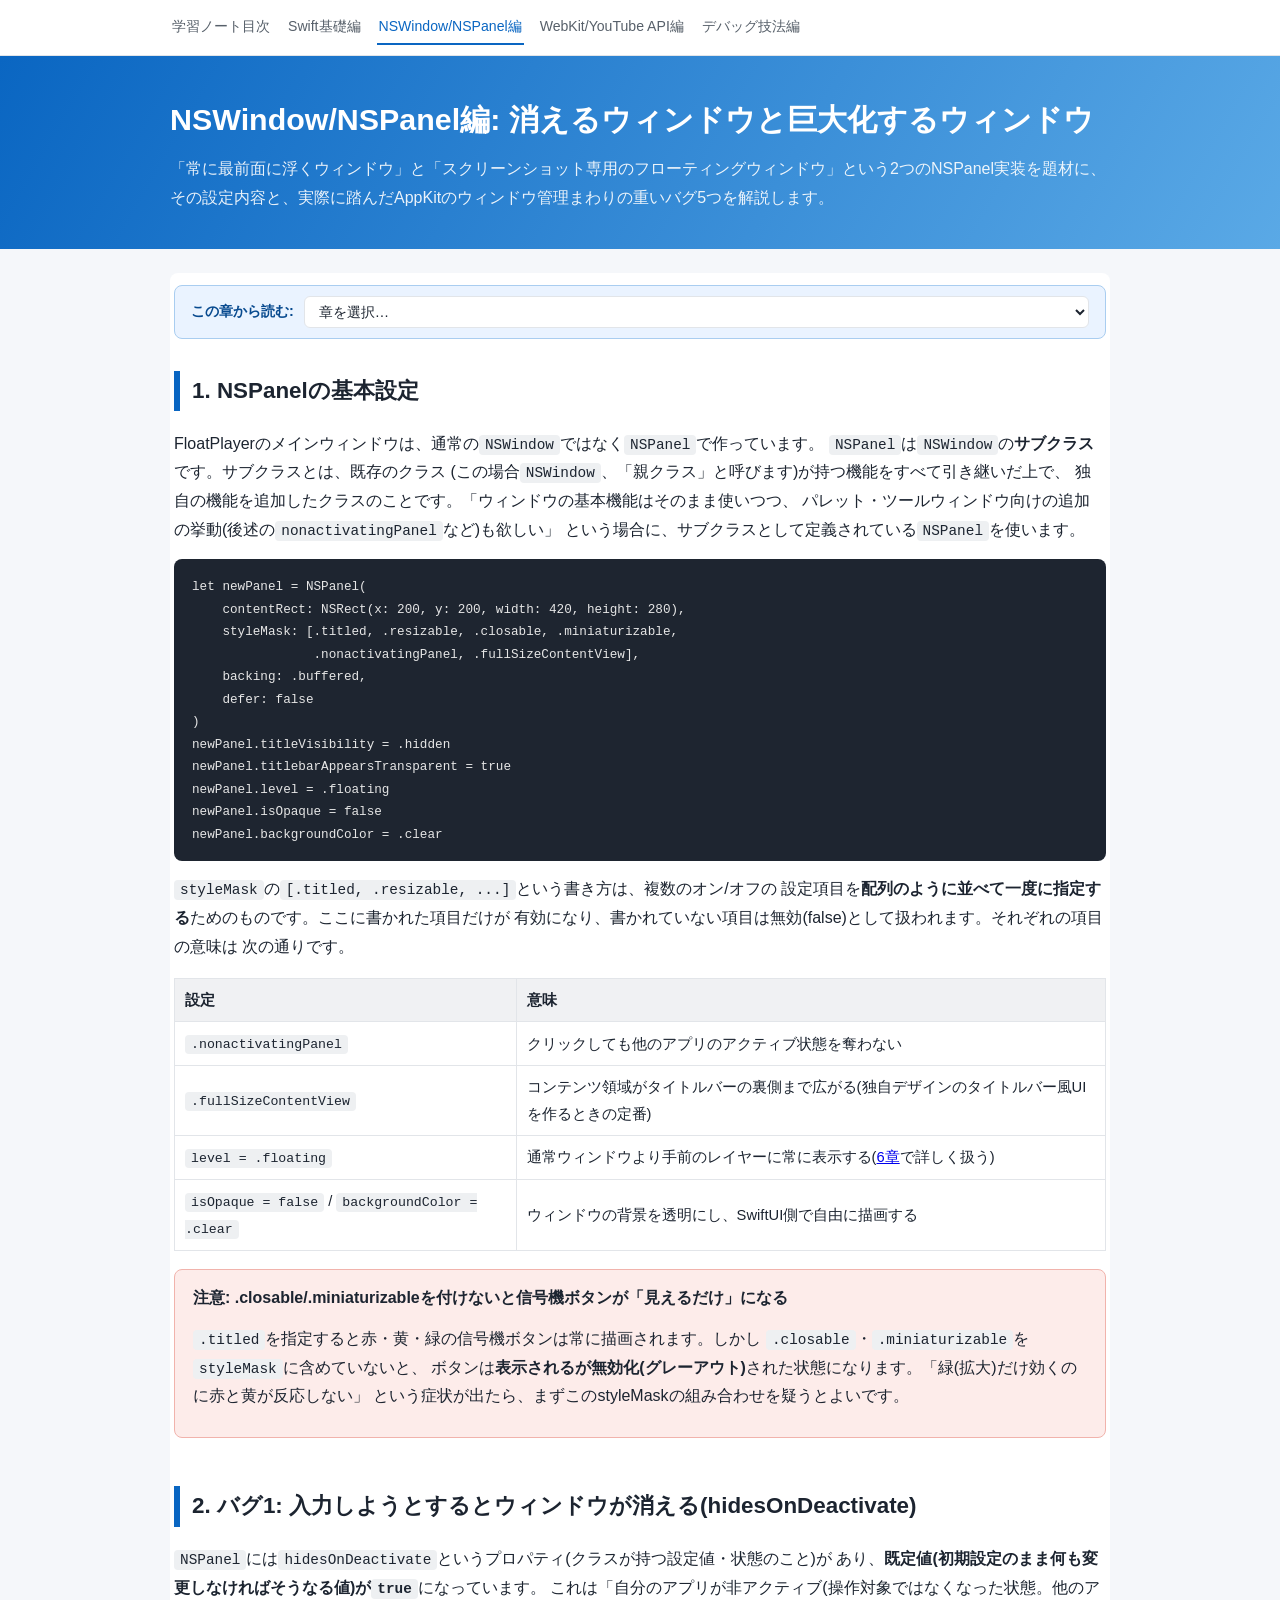
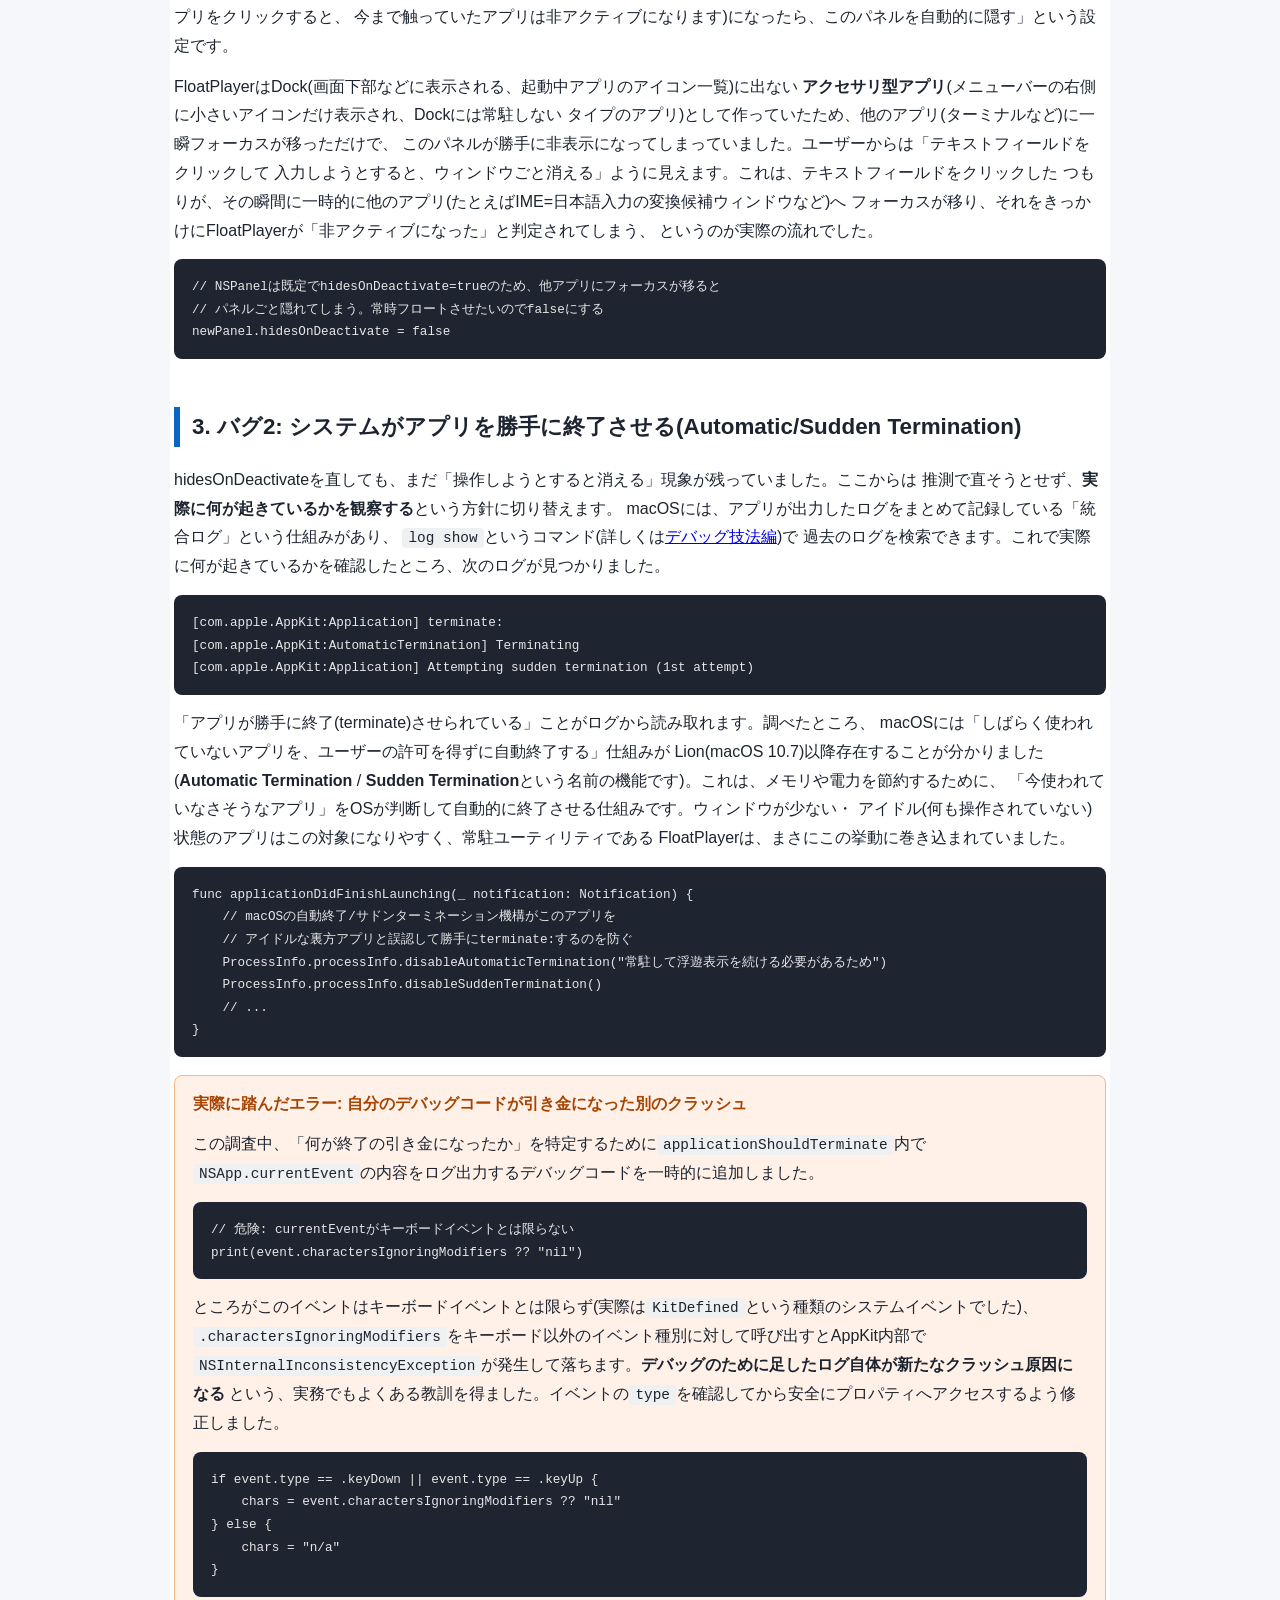
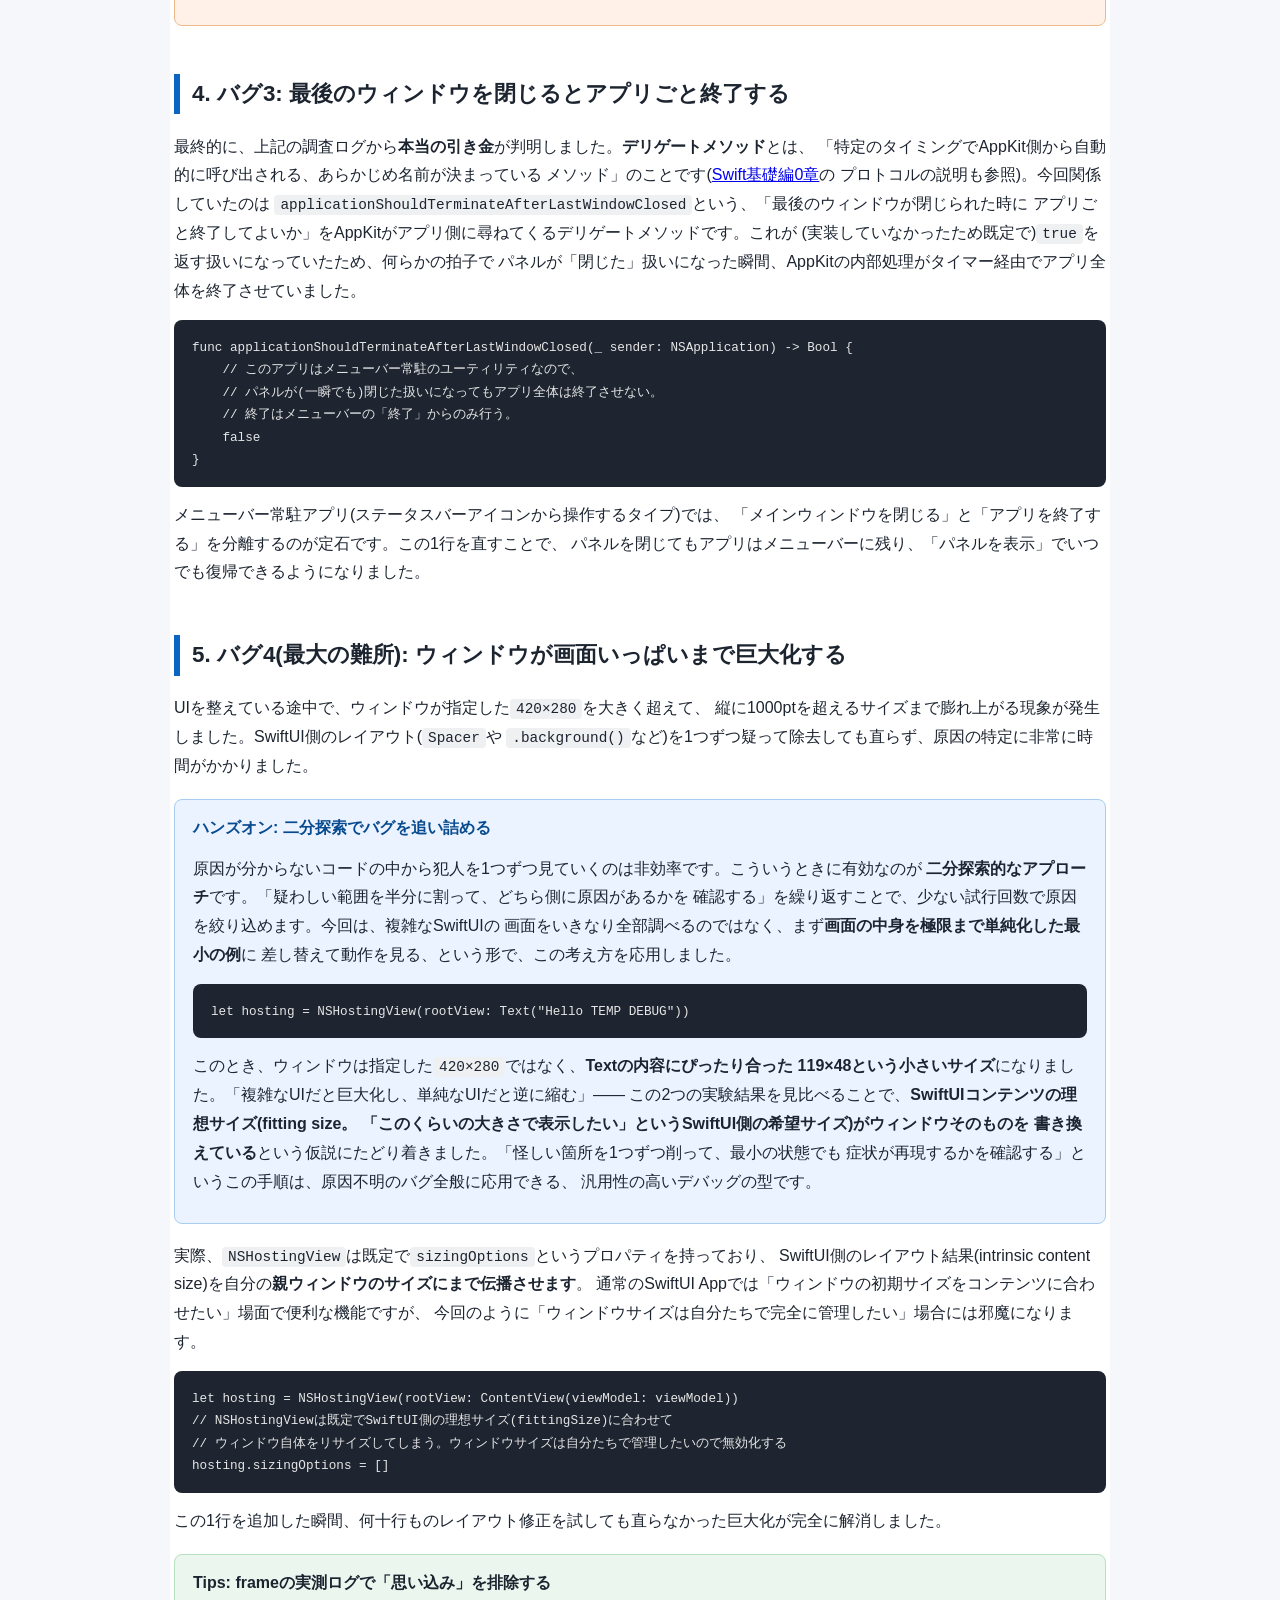
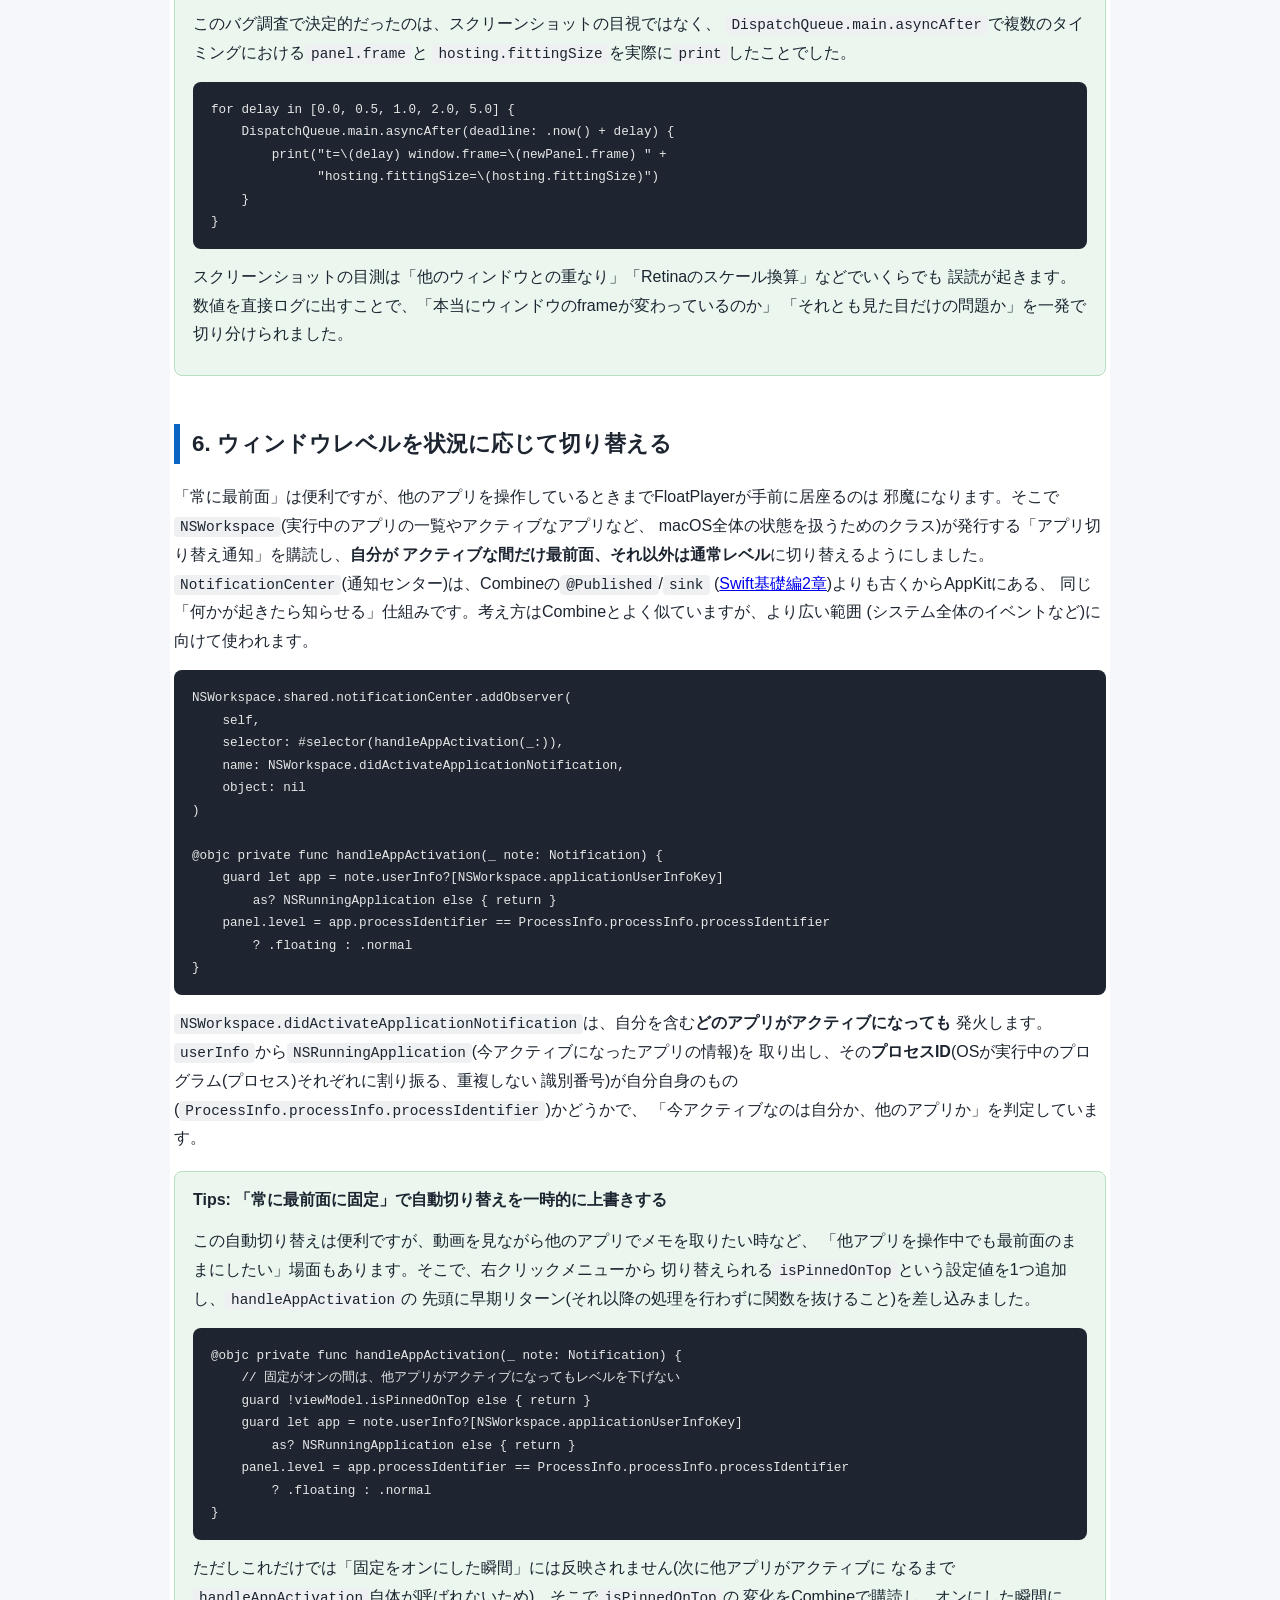
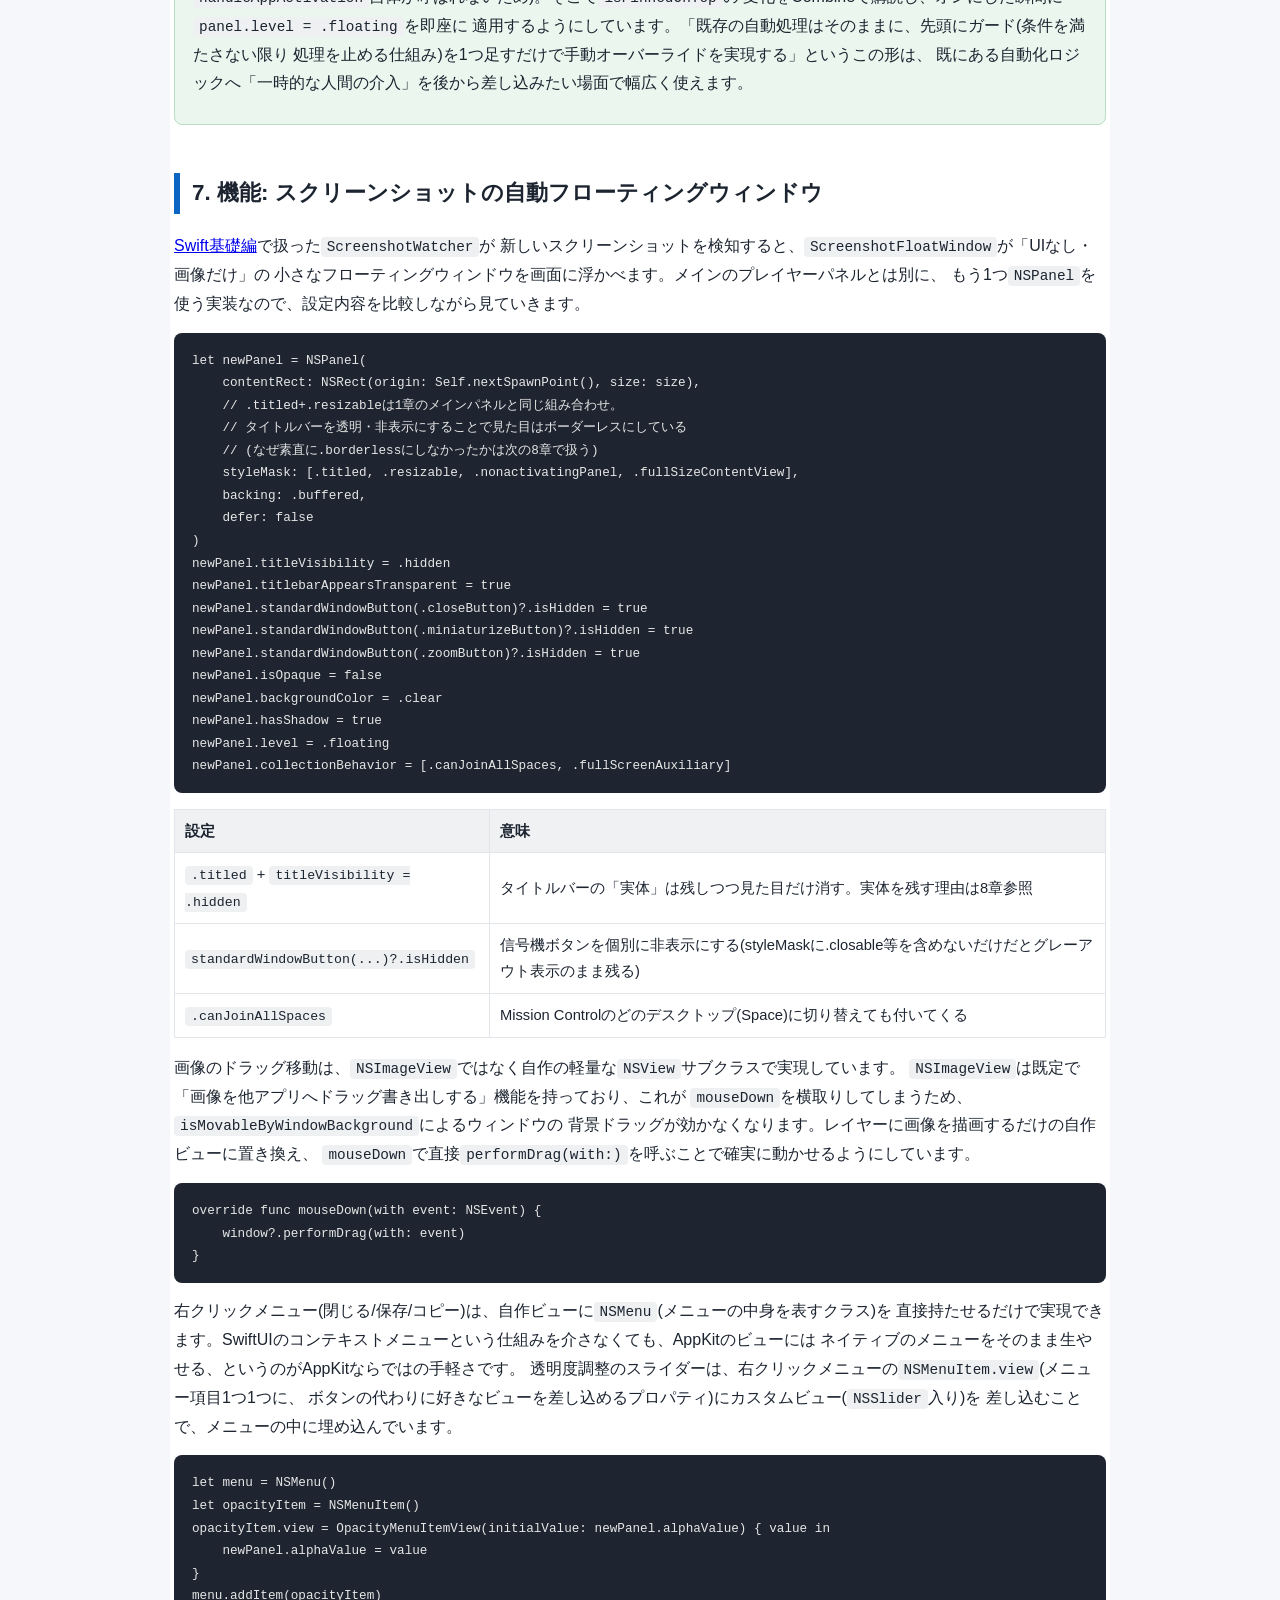
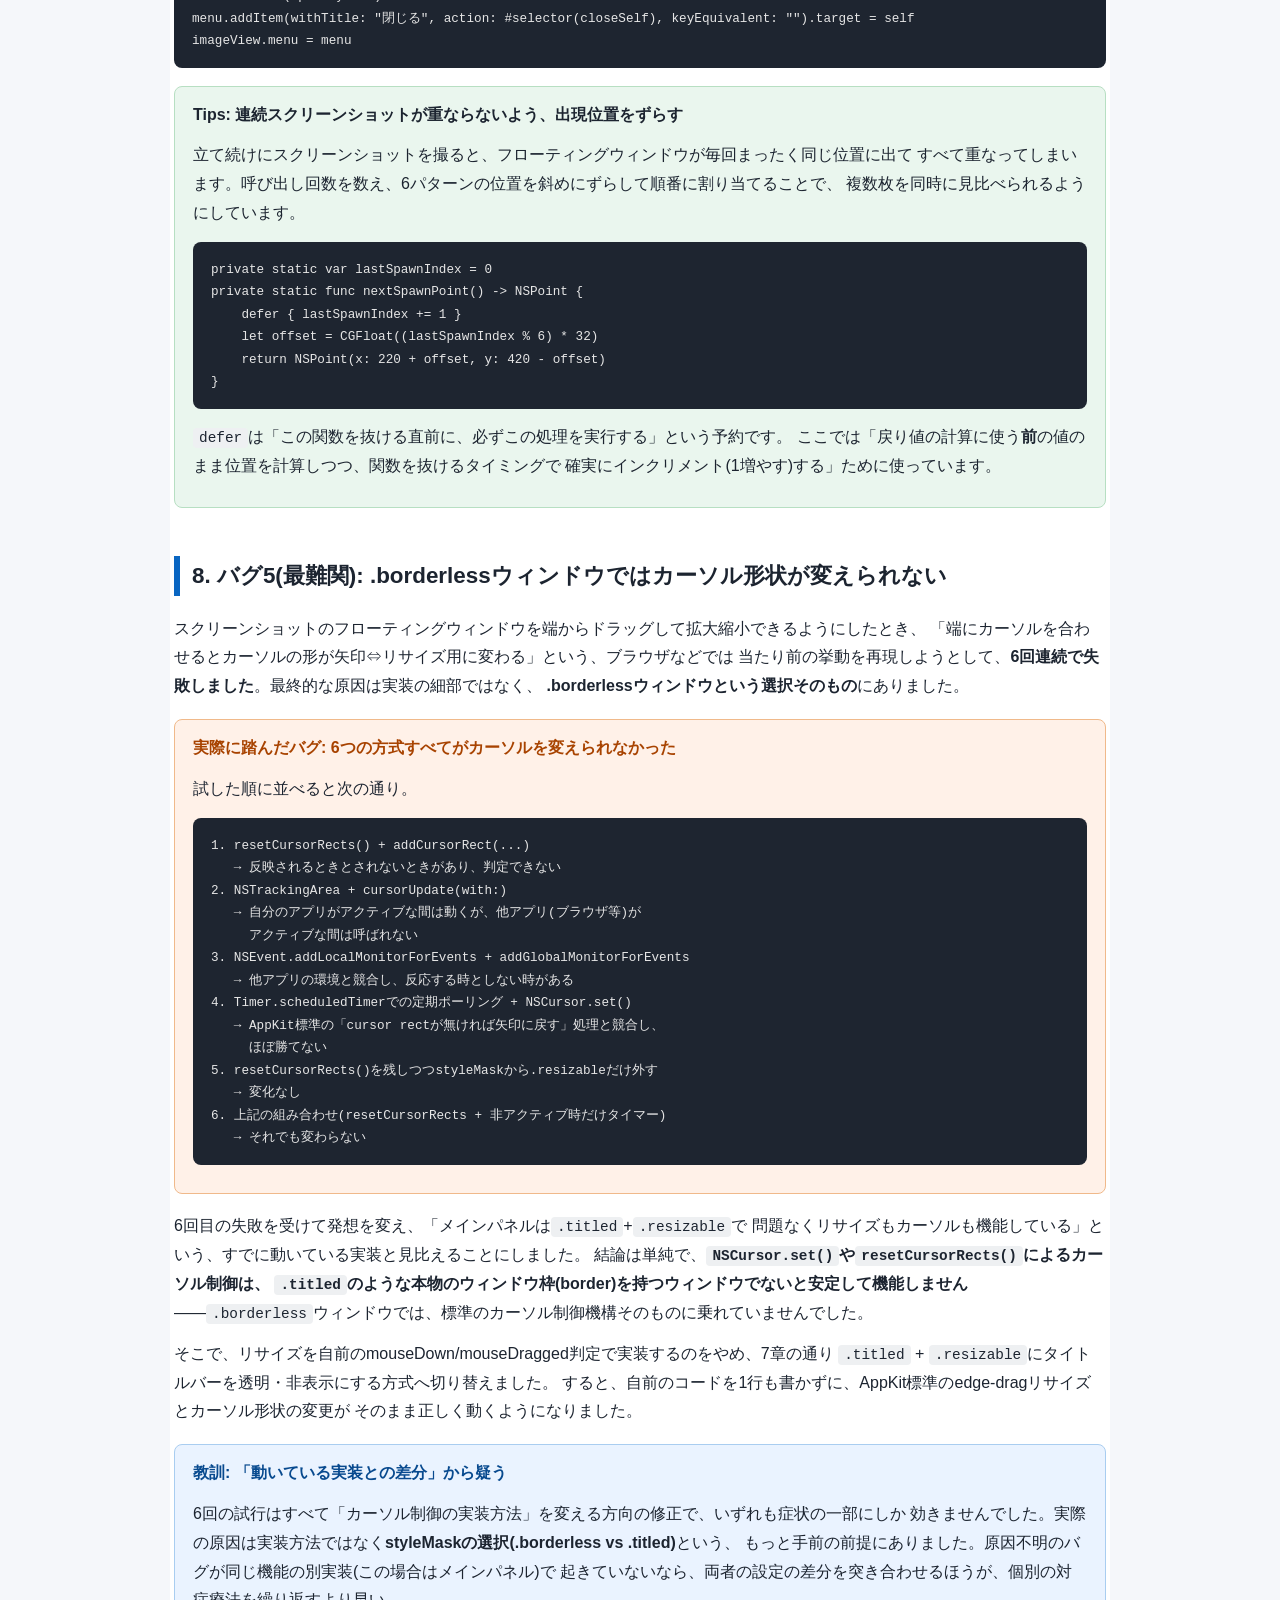
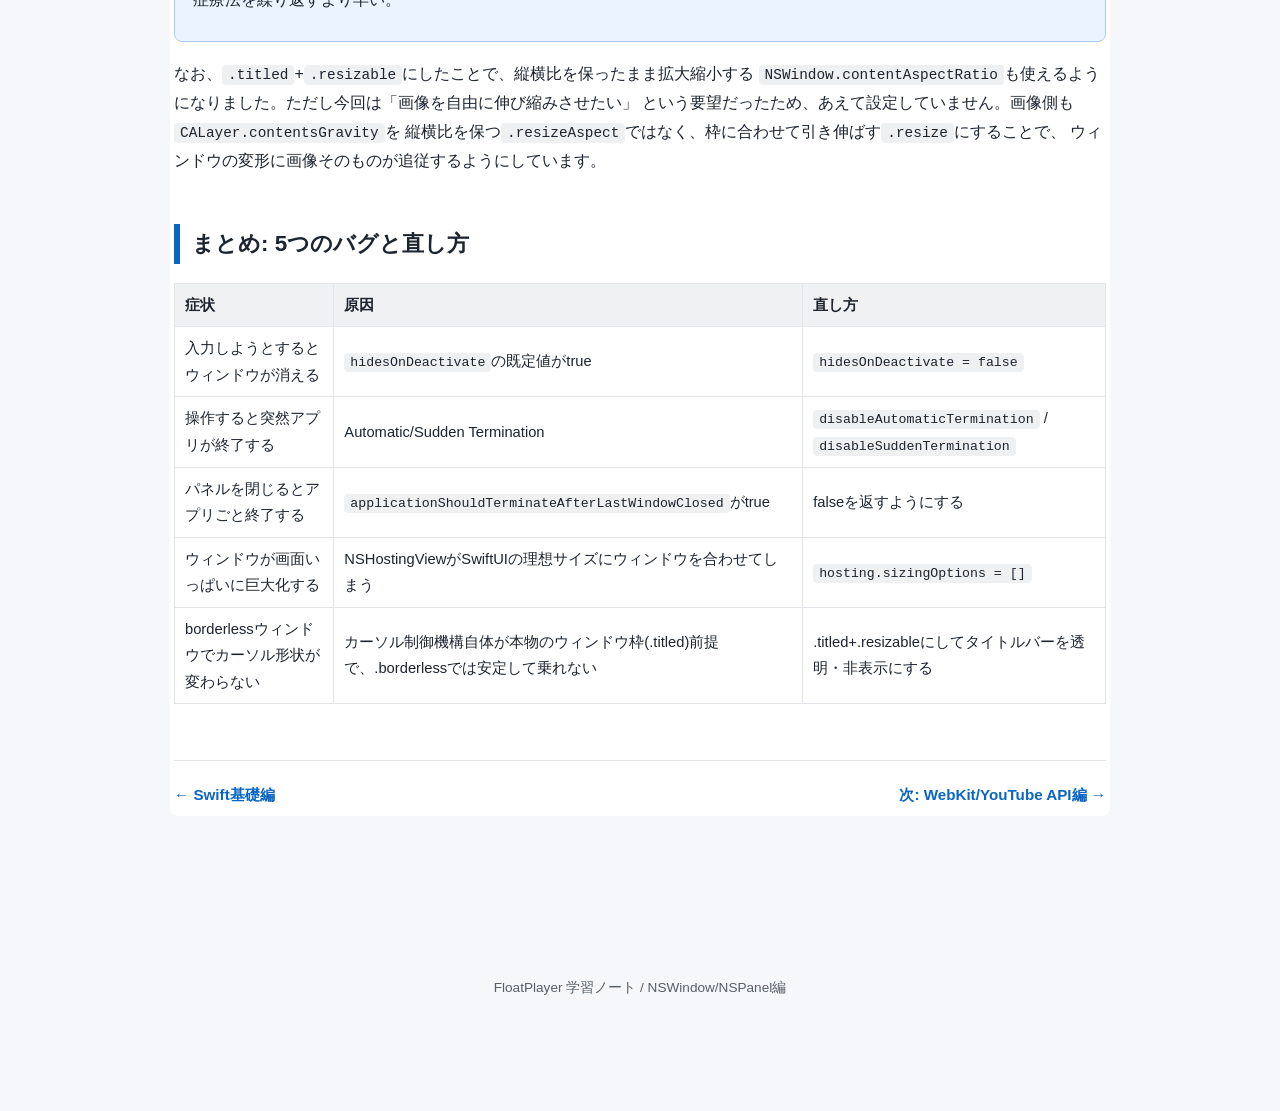
<file: docs/learning-notes/02_nswindow_deep_dive.html>
<!DOCTYPE html>
<html lang="ja">
<head>
<meta charset="UTF-8">
<meta name="viewport" content="width=device-width, initial-scale=1.0">
<title>NSWindow/NSPanel編: 消えるウィンドウと巨大化するウィンドウ | FloatPlayer 学習ノート</title>
<link rel="stylesheet" href="style.css">
</head>
<body>

<nav class="top-nav"><div class="layout">
  <a href="index.html">学習ノート目次</a>
  <a href="01_swift_appkit_fundamentals.html">Swift基礎編</a>
  <a href="02_nswindow_deep_dive.html" class="active">NSWindow/NSPanel編</a>
  <a href="03_webkit_youtube_api.html">WebKit/YouTube API編</a>
  <a href="04_debugging_techniques.html">デバッグ技法編</a>
</div></nav>

<header class="page-header">
  <div class="layout">
    <h1>NSWindow/NSPanel編: 消えるウィンドウと巨大化するウィンドウ</h1>
    <p>「常に最前面に浮くウィンドウ」と「スクリーンショット専用のフローティングウィンドウ」という2つのNSPanel実装を題材に、その設定内容と、実際に踏んだAppKitのウィンドウ管理まわりの重いバグ5つを解説します。</p>
  </div>
</header>

<div class="layout">
<main>

<div class="chapter-jump">
  <label for="chapterSelect">この章から読む:</label>
  <select id="chapterSelect" onchange="if (this.value) location.hash = this.value;">
    <option value="">章を選択…</option>
    <option value="#ch1">1. NSPanelの基本設定</option>
    <option value="#ch2">2. バグ1: 入力しようとするとウィンドウが消える(hidesOnDeactivate)</option>
    <option value="#ch3">3. バグ2: システムがアプリを勝手に終了させる(Automatic/Sudden Termination)</option>
    <option value="#ch4">4. バグ3: 最後のウィンドウを閉じるとアプリごと終了する</option>
    <option value="#ch5">5. バグ4(最大の難所): ウィンドウが画面いっぱいまで巨大化する</option>
    <option value="#ch6">6. ウィンドウレベルを状況に応じて切り替える</option>
    <option value="#ch7">7. 機能: スクリーンショットの自動フローティングウィンドウ</option>
    <option value="#ch8">8. バグ5(最難関): .borderlessウィンドウではカーソル形状が変えられない</option>
    <option value="#summary">まとめ: 5つのバグと直し方</option>
  </select>
</div>

<h2 id="ch1" style="margin-top:0;">1. NSPanelの基本設定</h2>
<p>
  FloatPlayerのメインウィンドウは、通常の<code>NSWindow</code>ではなく<code>NSPanel</code>で作っています。
  <code>NSPanel</code>は<code>NSWindow</code>の<b>サブクラス</b>です。サブクラスとは、既存のクラス
  (この場合<code>NSWindow</code>、「親クラス」と呼びます)が持つ機能をすべて引き継いだ上で、
  独自の機能を追加したクラスのことです。「ウィンドウの基本機能はそのまま使いつつ、
  パレット・ツールウィンドウ向けの追加の挙動(後述の<code>nonactivatingPanel</code>など)も欲しい」
  という場合に、サブクラスとして定義されている<code>NSPanel</code>を使います。
</p>
<pre><code>let newPanel = NSPanel(
    contentRect: NSRect(x: 200, y: 200, width: 420, height: 280),
    styleMask: [.titled, .resizable, .closable, .miniaturizable,
                .nonactivatingPanel, .fullSizeContentView],
    backing: .buffered,
    defer: false
)
newPanel.titleVisibility = .hidden
newPanel.titlebarAppearsTransparent = true
newPanel.level = .floating
newPanel.isOpaque = false
newPanel.backgroundColor = .clear</code></pre>
<p>
  <code>styleMask</code>の<code>[.titled, .resizable, ...]</code>という書き方は、複数のオン/オフの
  設定項目を<b>配列のように並べて一度に指定する</b>ためのものです。ここに書かれた項目だけが
  有効になり、書かれていない項目は無効(false)として扱われます。それぞれの項目の意味は
  次の通りです。
</p>
<div class="table-scroll"><table>
<tr><th>設定</th><th>意味</th></tr>
<tr><td><code>.nonactivatingPanel</code></td><td>クリックしても他のアプリのアクティブ状態を奪わない</td></tr>
<tr><td><code>.fullSizeContentView</code></td><td>コンテンツ領域がタイトルバーの裏側まで広がる(独自デザインのタイトルバー風UIを作るときの定番)</td></tr>
<tr><td><code>level = .floating</code></td><td>通常ウィンドウより手前のレイヤーに常に表示する(<a href="#ch6">6章</a>で詳しく扱う)</td></tr>
<tr><td><code>isOpaque = false</code> / <code>backgroundColor = .clear</code></td><td>ウィンドウの背景を透明にし、SwiftUI側で自由に描画する</td></tr>
</table></div>

<div class="box warn">
  <span class="box-title">注意: .closable/.miniaturizableを付けないと信号機ボタンが「見えるだけ」になる</span>
  <p>
    <code>.titled</code>を指定すると赤・黄・緑の信号機ボタンは常に描画されます。しかし
    <code>.closable</code>・<code>.miniaturizable</code>を<code>styleMask</code>に含めていないと、
    ボタンは<b>表示されるが無効化(グレーアウト)</b>された状態になります。「緑(拡大)だけ効くのに赤と黄が反応しない」
    という症状が出たら、まずこのstyleMaskの組み合わせを疑うとよいです。
  </p>
</div>

<h2 id="ch2">2. バグ1: 入力しようとするとウィンドウが消える(hidesOnDeactivate)</h2>
<p>
  <code>NSPanel</code>には<code>hidesOnDeactivate</code>というプロパティ(クラスが持つ設定値・状態のこと)が
  あり、<b>既定値(初期設定のまま何も変更しなければそうなる値)が<code>true</code></b>になっています。
  これは「自分のアプリが非アクティブ(操作対象ではなくなった状態。他のアプリをクリックすると、
  今まで触っていたアプリは非アクティブになります)になったら、このパネルを自動的に隠す」という設定です。
</p>
<p>
  FloatPlayerはDock(画面下部などに表示される、起動中アプリのアイコン一覧)に出ない
  <b>アクセサリ型アプリ</b>(メニューバーの右側に小さいアイコンだけ表示され、Dockには常駐しない
  タイプのアプリ)として作っていたため、他のアプリ(ターミナルなど)に一瞬フォーカスが移っただけで、
  このパネルが勝手に非表示になってしまっていました。ユーザーからは「テキストフィールドをクリックして
  入力しようとすると、ウィンドウごと消える」ように見えます。これは、テキストフィールドをクリックした
  つもりが、その瞬間に一時的に他のアプリ(たとえばIME=日本語入力の変換候補ウィンドウなど)へ
  フォーカスが移り、それをきっかけにFloatPlayerが「非アクティブになった」と判定されてしまう、
  というのが実際の流れでした。
</p>
<pre><code>// NSPanelは既定でhidesOnDeactivate=trueのため、他アプリにフォーカスが移ると
// パネルごと隠れてしまう。常時フロートさせたいのでfalseにする
newPanel.hidesOnDeactivate = false</code></pre>

<h2 id="ch3">3. バグ2: システムがアプリを勝手に終了させる(Automatic/Sudden Termination)</h2>
<p>
  hidesOnDeactivateを直しても、まだ「操作しようとすると消える」現象が残っていました。ここからは
  推測で直そうとせず、<b>実際に何が起きているかを観察する</b>という方針に切り替えます。
  macOSには、アプリが出力したログをまとめて記録している「統合ログ」という仕組みがあり、
  <code>log show</code>というコマンド(詳しくは<a href="04_debugging_techniques.html">デバッグ技法編</a>)で
  過去のログを検索できます。これで実際に何が起きているかを確認したところ、次のログが見つかりました。
</p>
<pre><code>[com.apple.AppKit:Application] terminate:
[com.apple.AppKit:AutomaticTermination] Terminating
[com.apple.AppKit:Application] Attempting sudden termination (1st attempt)</code></pre>
<p>
  「アプリが勝手に終了(terminate)させられている」ことがログから読み取れます。調べたところ、
  macOSには「しばらく使われていないアプリを、ユーザーの許可を得ずに自動終了する」仕組みが
  Lion(macOS 10.7)以降存在することが分かりました(<b>Automatic Termination</b> /
  <b>Sudden Termination</b>という名前の機能です)。これは、メモリや電力を節約するために、
  「今使われていなさそうなアプリ」をOSが判断して自動的に終了させる仕組みです。ウィンドウが少ない・
  アイドル(何も操作されていない)状態のアプリはこの対象になりやすく、常駐ユーティリティである
  FloatPlayerは、まさにこの挙動に巻き込まれていました。
</p>
<pre><code>func applicationDidFinishLaunching(_ notification: Notification) {
    // macOSの自動終了/サドンターミネーション機構がこのアプリを
    // アイドルな裏方アプリと誤認して勝手にterminate:するのを防ぐ
    ProcessInfo.processInfo.disableAutomaticTermination("常駐して浮遊表示を続ける必要があるため")
    ProcessInfo.processInfo.disableSuddenTermination()
    // ...
}</code></pre>

<div class="box bug">
  <span class="box-title">実際に踏んだエラー: 自分のデバッグコードが引き金になった別のクラッシュ</span>
  <p>
    この調査中、「何が終了の引き金になったか」を特定するために<code>applicationShouldTerminate</code>内で
    <code>NSApp.currentEvent</code>の内容をログ出力するデバッグコードを一時的に追加しました。
  </p>
<pre><code>// 危険: currentEventがキーボードイベントとは限らない
print(event.charactersIgnoringModifiers ?? "nil")</code></pre>
  <p>
    ところがこのイベントはキーボードイベントとは限らず(実際は<code>KitDefined</code>という種類のシステムイベントでした)、
    <code>.charactersIgnoringModifiers</code>をキーボード以外のイベント種別に対して呼び出すとAppKit内部で
    <code>NSInternalInconsistencyException</code>が発生して落ちます。<b>デバッグのために足したログ自体が新たなクラッシュ原因になる</b>
    という、実務でもよくある教訓を得ました。イベントの<code>type</code>を確認してから安全にプロパティへアクセスするよう修正しました。
  </p>
<pre><code>if event.type == .keyDown || event.type == .keyUp {
    chars = event.charactersIgnoringModifiers ?? "nil"
} else {
    chars = "n/a"
}</code></pre>
</div>

<h2 id="ch4">4. バグ3: 最後のウィンドウを閉じるとアプリごと終了する</h2>
<p>
  最終的に、上記の調査ログから<b>本当の引き金</b>が判明しました。<b>デリゲートメソッド</b>とは、
  「特定のタイミングでAppKit側から自動的に呼び出される、あらかじめ名前が決まっている
  メソッド」のことです(<a href="01_swift_appkit_fundamentals.html#ch0">Swift基礎編0章</a>の
  プロトコルの説明も参照)。今回関係していたのは
  <code>applicationShouldTerminateAfterLastWindowClosed</code>という、「最後のウィンドウが閉じられた時に
  アプリごと終了してよいか」をAppKitがアプリ側に尋ねてくるデリゲートメソッドです。これが
  (実装していなかったため既定で)<code>true</code>を返す扱いになっていたため、何らかの拍子で
  パネルが「閉じた」扱いになった瞬間、AppKitの内部処理がタイマー経由でアプリ全体を終了させていました。
</p>
<pre><code>func applicationShouldTerminateAfterLastWindowClosed(_ sender: NSApplication) -> Bool {
    // このアプリはメニューバー常駐のユーティリティなので、
    // パネルが(一瞬でも)閉じた扱いになってもアプリ全体は終了させない。
    // 終了はメニューバーの「終了」からのみ行う。
    false
}</code></pre>
<p>
  メニューバー常駐アプリ(ステータスバーアイコンから操作するタイプ)では、
  「メインウィンドウを閉じる」と「アプリを終了する」を分離するのが定石です。この1行を直すことで、
  パネルを閉じてもアプリはメニューバーに残り、「パネルを表示」でいつでも復帰できるようになりました。
</p>

<h2 id="ch5">5. バグ4(最大の難所): ウィンドウが画面いっぱいまで巨大化する</h2>
<p>
  UIを整えている途中で、ウィンドウが指定した<code>420×280</code>を大きく超えて、
  縦に1000ptを超えるサイズまで膨れ上がる現象が発生しました。SwiftUI側のレイアウト(<code>Spacer</code>や
  <code>.background()</code>など)を1つずつ疑って除去しても直らず、原因の特定に非常に時間がかかりました。
</p>
<div class="box hands-on">
  <span class="box-title">ハンズオン: 二分探索でバグを追い詰める</span>
  <p>
    原因が分からないコードの中から犯人を1つずつ見ていくのは非効率です。こういうときに有効なのが
    <b>二分探索的なアプローチ</b>です。「疑わしい範囲を半分に割って、どちら側に原因があるかを
    確認する」を繰り返すことで、少ない試行回数で原因を絞り込めます。今回は、複雑なSwiftUIの
    画面をいきなり全部調べるのではなく、まず<b>画面の中身を極限まで単純化した最小の例</b>に
    差し替えて動作を見る、という形で、この考え方を応用しました。
  </p>
<pre><code>let hosting = NSHostingView(rootView: Text("Hello TEMP DEBUG"))</code></pre>
  <p>
    このとき、ウィンドウは指定した<code>420×280</code>ではなく、<b>Textの内容にぴったり合った
    119×48という小さいサイズ</b>になりました。「複雑なUIだと巨大化し、単純なUIだと逆に縮む」——
    この2つの実験結果を見比べることで、<b>SwiftUIコンテンツの理想サイズ(fitting size。
    「このくらいの大きさで表示したい」というSwiftUI側の希望サイズ)がウィンドウそのものを
    書き換えている</b>という仮説にたどり着きました。「怪しい箇所を1つずつ削って、最小の状態でも
    症状が再現するかを確認する」というこの手順は、原因不明のバグ全般に応用できる、
    汎用性の高いデバッグの型です。
  </p>
</div>
<p>
  実際、<code>NSHostingView</code>は既定で<code>sizingOptions</code>というプロパティを持っており、
  SwiftUI側のレイアウト結果(intrinsic content size)を自分の<b>親ウィンドウのサイズにまで伝播させます</b>。
  通常のSwiftUI Appでは「ウィンドウの初期サイズをコンテンツに合わせたい」場面で便利な機能ですが、
  今回のように「ウィンドウサイズは自分たちで完全に管理したい」場合には邪魔になります。
</p>
<pre><code>let hosting = NSHostingView(rootView: ContentView(viewModel: viewModel))
// NSHostingViewは既定でSwiftUI側の理想サイズ(fittingSize)に合わせて
// ウィンドウ自体をリサイズしてしまう。ウィンドウサイズは自分たちで管理したいので無効化する
hosting.sizingOptions = []</code></pre>
<p>
  この1行を追加した瞬間、何十行ものレイアウト修正を試しても直らなかった巨大化が完全に解消しました。
</p>

<div class="box tip">
  <span class="box-title">Tips: frameの実測ログで「思い込み」を排除する</span>
  <p>
    このバグ調査で決定的だったのは、スクリーンショットの目視ではなく、
    <code>DispatchQueue.main.asyncAfter</code>で複数のタイミングにおける<code>panel.frame</code>と
    <code>hosting.fittingSize</code>を実際に<code>print</code>したことでした。
  </p>
<pre><code>for delay in [0.0, 0.5, 1.0, 2.0, 5.0] {
    DispatchQueue.main.asyncAfter(deadline: .now() + delay) {
        print("t=\(delay) window.frame=\(newPanel.frame) " +
              "hosting.fittingSize=\(hosting.fittingSize)")
    }
}</code></pre>
  <p>
    スクリーンショットの目測は「他のウィンドウとの重なり」「Retinaのスケール換算」などでいくらでも
    誤読が起きます。数値を直接ログに出すことで、「本当にウィンドウのframeが変わっているのか」
    「それとも見た目だけの問題か」を一発で切り分けられました。
  </p>
</div>

<h2 id="ch6">6. ウィンドウレベルを状況に応じて切り替える</h2>
<p>
  「常に最前面」は便利ですが、他のアプリを操作しているときまでFloatPlayerが手前に居座るのは
  邪魔になります。そこで<code>NSWorkspace</code>(実行中のアプリの一覧やアクティブなアプリなど、
  macOS全体の状態を扱うためのクラス)が発行する「アプリ切り替え通知」を購読し、<b>自分が
  アクティブな間だけ最前面、それ以外は通常レベル</b>に切り替えるようにしました。
  <code>NotificationCenter</code>(通知センター)は、Combineの<code>@Published</code>/<code>sink</code>
  (<a href="01_swift_appkit_fundamentals.html#ch2">Swift基礎編2章</a>)よりも古くからAppKitにある、
  同じ「何かが起きたら知らせる」仕組みです。考え方はCombineとよく似ていますが、より広い範囲
  (システム全体のイベントなど)に向けて使われます。
</p>
<pre><code>NSWorkspace.shared.notificationCenter.addObserver(
    self,
    selector: #selector(handleAppActivation(_:)),
    name: NSWorkspace.didActivateApplicationNotification,
    object: nil
)

@objc private func handleAppActivation(_ note: Notification) {
    guard let app = note.userInfo?[NSWorkspace.applicationUserInfoKey]
        as? NSRunningApplication else { return }
    panel.level = app.processIdentifier == ProcessInfo.processInfo.processIdentifier
        ? .floating : .normal
}</code></pre>
<p>
  <code>NSWorkspace.didActivateApplicationNotification</code>は、自分を含む<b>どのアプリがアクティブになっても</b>
  発火します。<code>userInfo</code>から<code>NSRunningApplication</code>(今アクティブになったアプリの情報)を
  取り出し、その<b>プロセスID</b>(OSが実行中のプログラム(プロセス)それぞれに割り振る、重複しない
  識別番号)が自分自身のもの(<code>ProcessInfo.processInfo.processIdentifier</code>)かどうかで、
  「今アクティブなのは自分か、他のアプリか」を判定しています。
</p>

<div class="box tip">
  <span class="box-title">Tips: 「常に最前面に固定」で自動切り替えを一時的に上書きする</span>
  <p>
    この自動切り替えは便利ですが、動画を見ながら他のアプリでメモを取りたい時など、
    「他アプリを操作中でも最前面のままにしたい」場面もあります。そこで、右クリックメニューから
    切り替えられる<code>isPinnedOnTop</code>という設定値を1つ追加し、<code>handleAppActivation</code>の
    先頭に早期リターン(それ以降の処理を行わずに関数を抜けること)を差し込みました。
  </p>
<pre><code>@objc private func handleAppActivation(_ note: Notification) {
    // 固定がオンの間は、他アプリがアクティブになってもレベルを下げない
    guard !viewModel.isPinnedOnTop else { return }
    guard let app = note.userInfo?[NSWorkspace.applicationUserInfoKey]
        as? NSRunningApplication else { return }
    panel.level = app.processIdentifier == ProcessInfo.processInfo.processIdentifier
        ? .floating : .normal
}</code></pre>
  <p>
    ただしこれだけでは「固定をオンにした瞬間」には反映されません(次に他アプリがアクティブに
    なるまで<code>handleAppActivation</code>自体が呼ばれないため)。そこで<code>isPinnedOnTop</code>の
    変化をCombineで購読し、オンにした瞬間に<code>panel.level = .floating</code>を即座に
    適用するようにしています。「既存の自動処理はそのままに、先頭にガード(条件を満たさない限り
    処理を止める仕組み)を1つ足すだけで手動オーバーライドを実現する」というこの形は、
    既にある自動化ロジックへ「一時的な人間の介入」を後から差し込みたい場面で幅広く使えます。
  </p>
</div>

<h2 id="ch7">7. 機能: スクリーンショットの自動フローティングウィンドウ</h2>
<p>
  <a href="01_swift_appkit_fundamentals.html">Swift基礎編</a>で扱った<code>ScreenshotWatcher</code>が
  新しいスクリーンショットを検知すると、<code>ScreenshotFloatWindow</code>が「UIなし・画像だけ」の
  小さなフローティングウィンドウを画面に浮かべます。メインのプレイヤーパネルとは別に、
  もう1つ<code>NSPanel</code>を使う実装なので、設定内容を比較しながら見ていきます。
</p>
<pre><code>let newPanel = NSPanel(
    contentRect: NSRect(origin: Self.nextSpawnPoint(), size: size),
    // .titled+.resizableは1章のメインパネルと同じ組み合わせ。
    // タイトルバーを透明・非表示にすることで見た目はボーダーレスにしている
    // (なぜ素直に.borderlessにしなかったかは次の8章で扱う)
    styleMask: [.titled, .resizable, .nonactivatingPanel, .fullSizeContentView],
    backing: .buffered,
    defer: false
)
newPanel.titleVisibility = .hidden
newPanel.titlebarAppearsTransparent = true
newPanel.standardWindowButton(.closeButton)?.isHidden = true
newPanel.standardWindowButton(.miniaturizeButton)?.isHidden = true
newPanel.standardWindowButton(.zoomButton)?.isHidden = true
newPanel.isOpaque = false
newPanel.backgroundColor = .clear
newPanel.hasShadow = true
newPanel.level = .floating
newPanel.collectionBehavior = [.canJoinAllSpaces, .fullScreenAuxiliary]</code></pre>
<div class="table-scroll"><table>
<tr><th>設定</th><th>意味</th></tr>
<tr><td><code>.titled</code> + <code>titleVisibility = .hidden</code></td><td>タイトルバーの「実体」は残しつつ見た目だけ消す。実体を残す理由は8章参照</td></tr>
<tr><td><code>standardWindowButton(...)?.isHidden</code></td><td>信号機ボタンを個別に非表示にする(styleMaskに.closable等を含めないだけだとグレーアウト表示のまま残る)</td></tr>
<tr><td><code>.canJoinAllSpaces</code></td><td>Mission Controlのどのデスクトップ(Space)に切り替えても付いてくる</td></tr>
</table></div>
<p>
  画像のドラッグ移動は、<code>NSImageView</code>ではなく自作の軽量な<code>NSView</code>サブクラスで実現しています。
  <code>NSImageView</code>は既定で「画像を他アプリへドラッグ書き出しする」機能を持っており、これが
  <code>mouseDown</code>を横取りしてしまうため、<code>isMovableByWindowBackground</code>によるウィンドウの
  背景ドラッグが効かなくなります。レイヤーに画像を描画するだけの自作ビューに置き換え、
  <code>mouseDown</code>で直接<code>performDrag(with:)</code>を呼ぶことで確実に動かせるようにしています。
</p>
<pre><code>override func mouseDown(with event: NSEvent) {
    window?.performDrag(with: event)
}</code></pre>
<p>
  右クリックメニュー(閉じる/保存/コピー)は、自作ビューに<code>NSMenu</code>(メニューの中身を表すクラス)を
  直接持たせるだけで実現できます。SwiftUIのコンテキストメニューという仕組みを介さなくても、AppKitのビューには
  ネイティブのメニューをそのまま生やせる、というのがAppKitならではの手軽さです。
  透明度調整のスライダーは、右クリックメニューの<code>NSMenuItem.view</code>(メニュー項目1つ1つに、
  ボタンの代わりに好きなビューを差し込めるプロパティ)にカスタムビュー(<code>NSSlider</code>入り)を
  差し込むことで、メニューの中に埋め込んでいます。
</p>
<pre><code>let menu = NSMenu()
let opacityItem = NSMenuItem()
opacityItem.view = OpacityMenuItemView(initialValue: newPanel.alphaValue) { value in
    newPanel.alphaValue = value
}
menu.addItem(opacityItem)
menu.addItem(withTitle: "閉じる", action: #selector(closeSelf), keyEquivalent: "").target = self
imageView.menu = menu</code></pre>

<div class="box tip">
  <span class="box-title">Tips: 連続スクリーンショットが重ならないよう、出現位置をずらす</span>
  <p>
    立て続けにスクリーンショットを撮ると、フローティングウィンドウが毎回まったく同じ位置に出て
    すべて重なってしまいます。呼び出し回数を数え、6パターンの位置を斜めにずらして順番に割り当てることで、
    複数枚を同時に見比べられるようにしています。
  </p>
<pre><code>private static var lastSpawnIndex = 0
private static func nextSpawnPoint() -> NSPoint {
    defer { lastSpawnIndex += 1 }
    let offset = CGFloat((lastSpawnIndex % 6) * 32)
    return NSPoint(x: 220 + offset, y: 420 - offset)
}</code></pre>
  <p>
    <code>defer</code>は「この関数を抜ける直前に、必ずこの処理を実行する」という予約です。
    ここでは「戻り値の計算に使う<b>前</b>の値のまま位置を計算しつつ、関数を抜けるタイミングで
    確実にインクリメント(1増やす)する」ために使っています。
  </p>
</div>

<h2 id="ch8">8. バグ5(最難関): .borderlessウィンドウではカーソル形状が変えられない</h2>
<p>
  スクリーンショットのフローティングウィンドウを端からドラッグして拡大縮小できるようにしたとき、
  「端にカーソルを合わせるとカーソルの形が矢印⇔リサイズ用に変わる」という、ブラウザなどでは
  当たり前の挙動を再現しようとして、<b>6回連続で失敗しました</b>。最終的な原因は実装の細部ではなく、
  <b>.borderlessウィンドウという選択そのもの</b>にありました。
</p>
<div class="box bug">
  <span class="box-title">実際に踏んだバグ: 6つの方式すべてがカーソルを変えられなかった</span>
  <p>試した順に並べると次の通り。</p>
<pre><code>1. resetCursorRects() + addCursorRect(...)
   → 反映されるときとされないときがあり、判定できない
2. NSTrackingArea + cursorUpdate(with:)
   → 自分のアプリがアクティブな間は動くが、他アプリ(ブラウザ等)が
     アクティブな間は呼ばれない
3. NSEvent.addLocalMonitorForEvents + addGlobalMonitorForEvents
   → 他アプリの環境と競合し、反応する時としない時がある
4. Timer.scheduledTimerでの定期ポーリング + NSCursor.set()
   → AppKit標準の「cursor rectが無ければ矢印に戻す」処理と競合し、
     ほぼ勝てない
5. resetCursorRects()を残しつつstyleMaskから.resizableだけ外す
   → 変化なし
6. 上記の組み合わせ(resetCursorRects + 非アクティブ時だけタイマー)
   → それでも変わらない</code></pre>
</div>
<p>
  6回目の失敗を受けて発想を変え、「メインパネルは<code>.titled</code>+<code>.resizable</code>で
  問題なくリサイズもカーソルも機能している」という、すでに動いている実装と見比えることにしました。
  結論は単純で、<b><code>NSCursor.set()</code>や<code>resetCursorRects()</code>によるカーソル制御は、
  <code>.titled</code>のような本物のウィンドウ枠(border)を持つウィンドウでないと安定して機能しません</b>
  ——<code>.borderless</code>ウィンドウでは、標準のカーソル制御機構そのものに乗れていませんでした。
</p>
<p>
  そこで、リサイズを自前のmouseDown/mouseDragged判定で実装するのをやめ、7章の通り
  <code>.titled</code> + <code>.resizable</code>にタイトルバーを透明・非表示にする方式へ切り替えました。
  すると、自前のコードを1行も書かずに、AppKit標準のedge-dragリサイズとカーソル形状の変更が
  そのまま正しく動くようになりました。
</p>
<div class="box hands-on">
  <span class="box-title">教訓: 「動いている実装との差分」から疑う</span>
  <p>
    6回の試行はすべて「カーソル制御の実装方法」を変える方向の修正で、いずれも症状の一部にしか
    効きませんでした。実際の原因は実装方法ではなく<b>styleMaskの選択(.borderless vs .titled)</b>という、
    もっと手前の前提にありました。原因不明のバグが同じ機能の別実装(この場合はメインパネル)で
    起きていないなら、両者の設定の差分を突き合わせるほうが、個別の対症療法を繰り返すより早い。
  </p>
</div>
<p>
  なお、<code>.titled</code>+<code>.resizable</code>にしたことで、縦横比を保ったまま拡大縮小する
  <code>NSWindow.contentAspectRatio</code>も使えるようになりました。ただし今回は「画像を自由に伸び縮みさせたい」
  という要望だったため、あえて設定していません。画像側も<code>CALayer.contentsGravity</code>を
  縦横比を保つ<code>.resizeAspect</code>ではなく、枠に合わせて引き伸ばす<code>.resize</code>にすることで、
  ウィンドウの変形に画像そのものが追従するようにしています。
</p>

<h2 id="summary">まとめ: 5つのバグと直し方</h2>
<div class="table-scroll"><table>
<tr><th>症状</th><th>原因</th><th>直し方</th></tr>
<tr><td>入力しようとするとウィンドウが消える</td><td><code>hidesOnDeactivate</code>の既定値がtrue</td><td><code>hidesOnDeactivate = false</code></td></tr>
<tr><td>操作すると突然アプリが終了する</td><td>Automatic/Sudden Termination</td><td><code>disableAutomaticTermination</code> / <code>disableSuddenTermination</code></td></tr>
<tr><td>パネルを閉じるとアプリごと終了する</td><td><code>applicationShouldTerminateAfterLastWindowClosed</code>がtrue</td><td>falseを返すようにする</td></tr>
<tr><td>ウィンドウが画面いっぱいに巨大化する</td><td>NSHostingViewがSwiftUIの理想サイズにウィンドウを合わせてしまう</td><td><code>hosting.sizingOptions = []</code></td></tr>
<tr><td>borderlessウィンドウでカーソル形状が変わらない</td><td>カーソル制御機構自体が本物のウィンドウ枠(.titled)前提で、.borderlessでは安定して乗れない</td><td>.titled+.resizableにしてタイトルバーを透明・非表示にする</td></tr>
</table></div>

<div class="pager">
  <a href="01_swift_appkit_fundamentals.html">← Swift基礎編</a>
  <a href="03_webkit_youtube_api.html">次: WebKit/YouTube API編 →</a>
</div>

</main>
</div>

<footer class="page-footer">FloatPlayer 学習ノート / NSWindow/NSPanel編</footer>

</body>
</html>
</file>
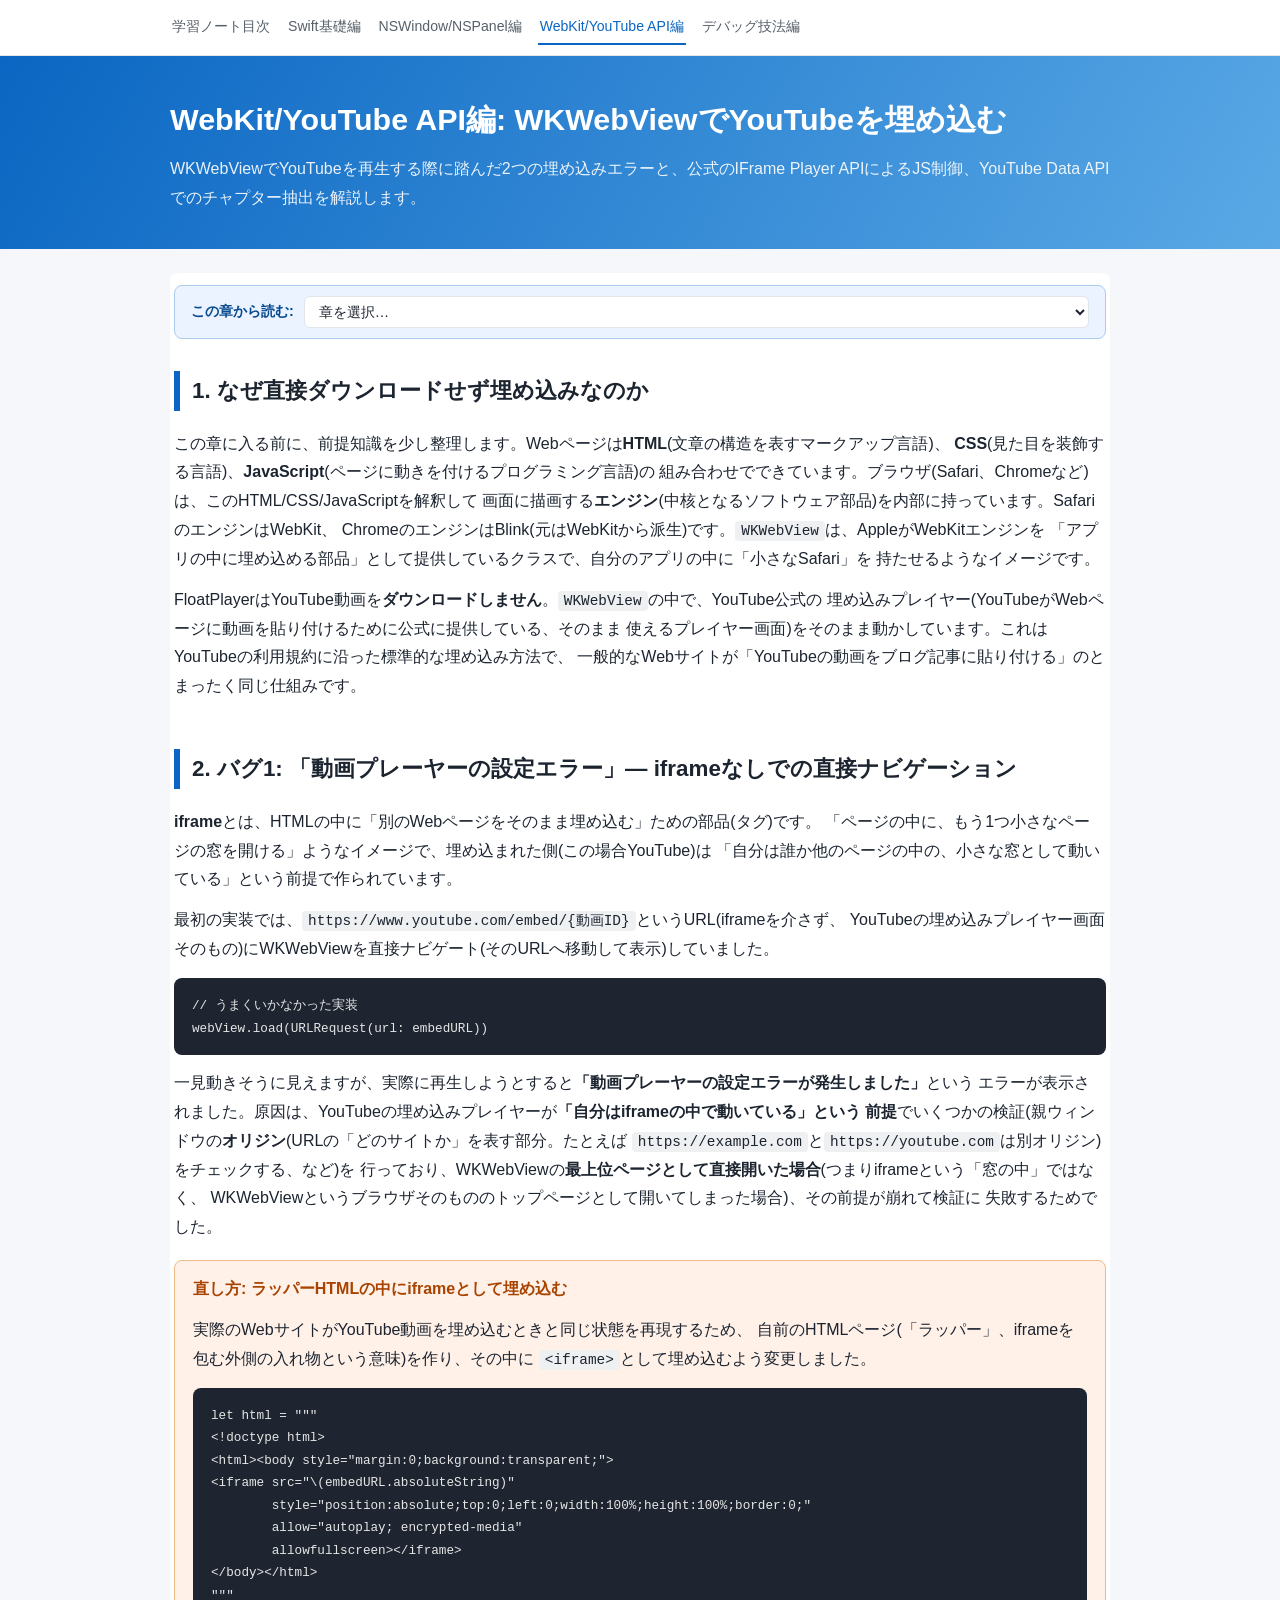
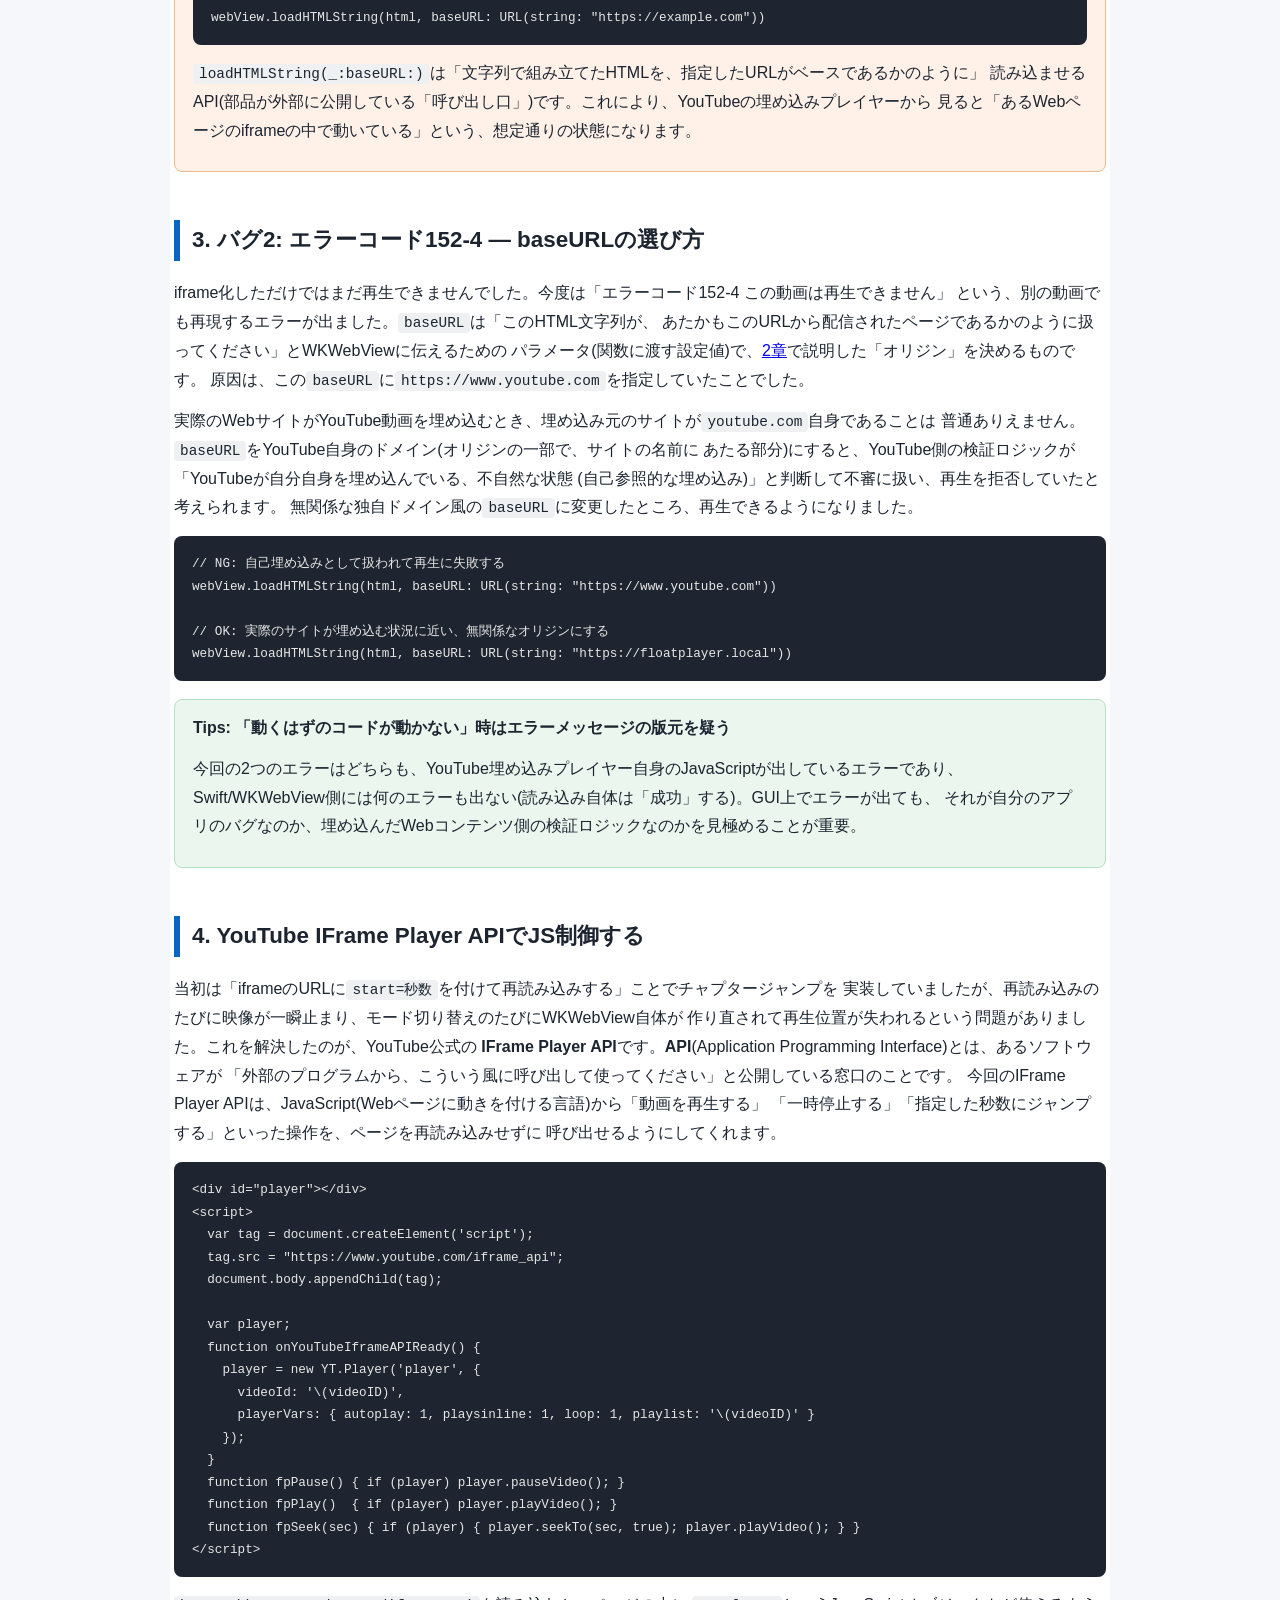
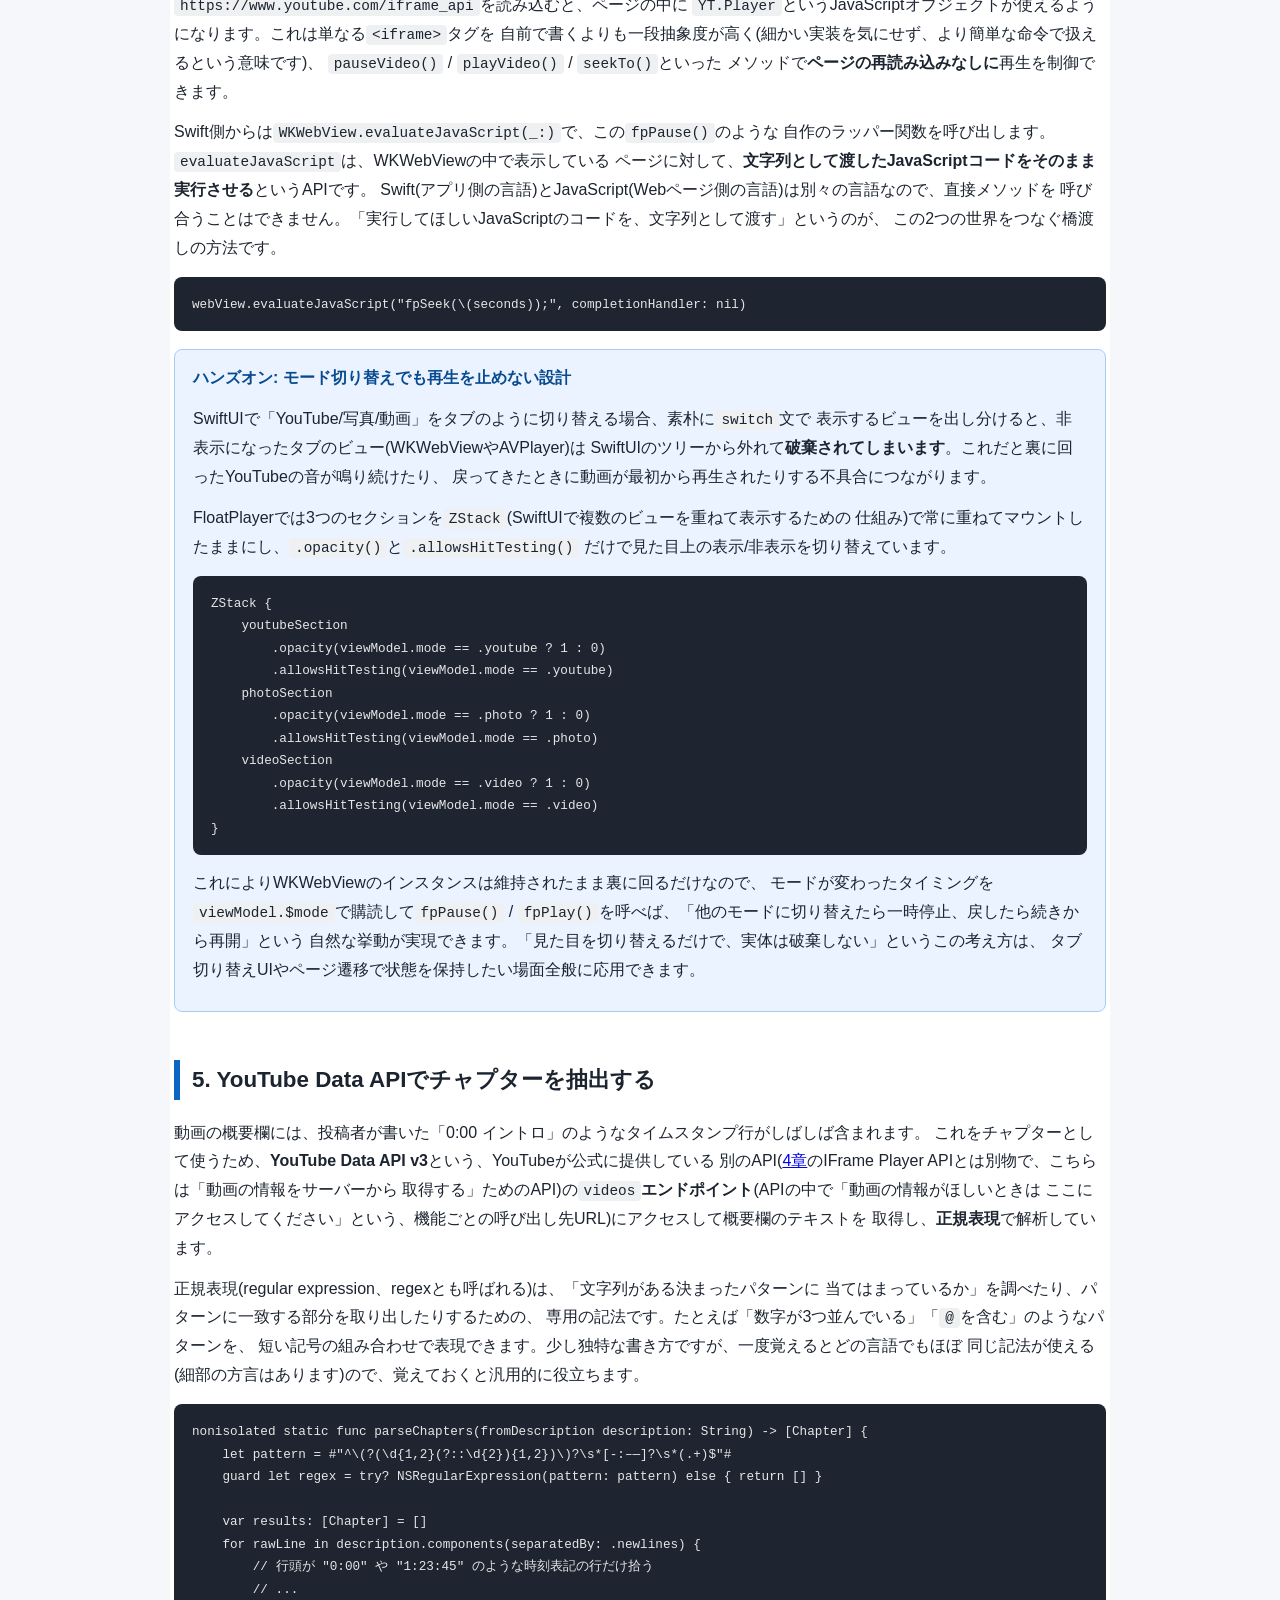
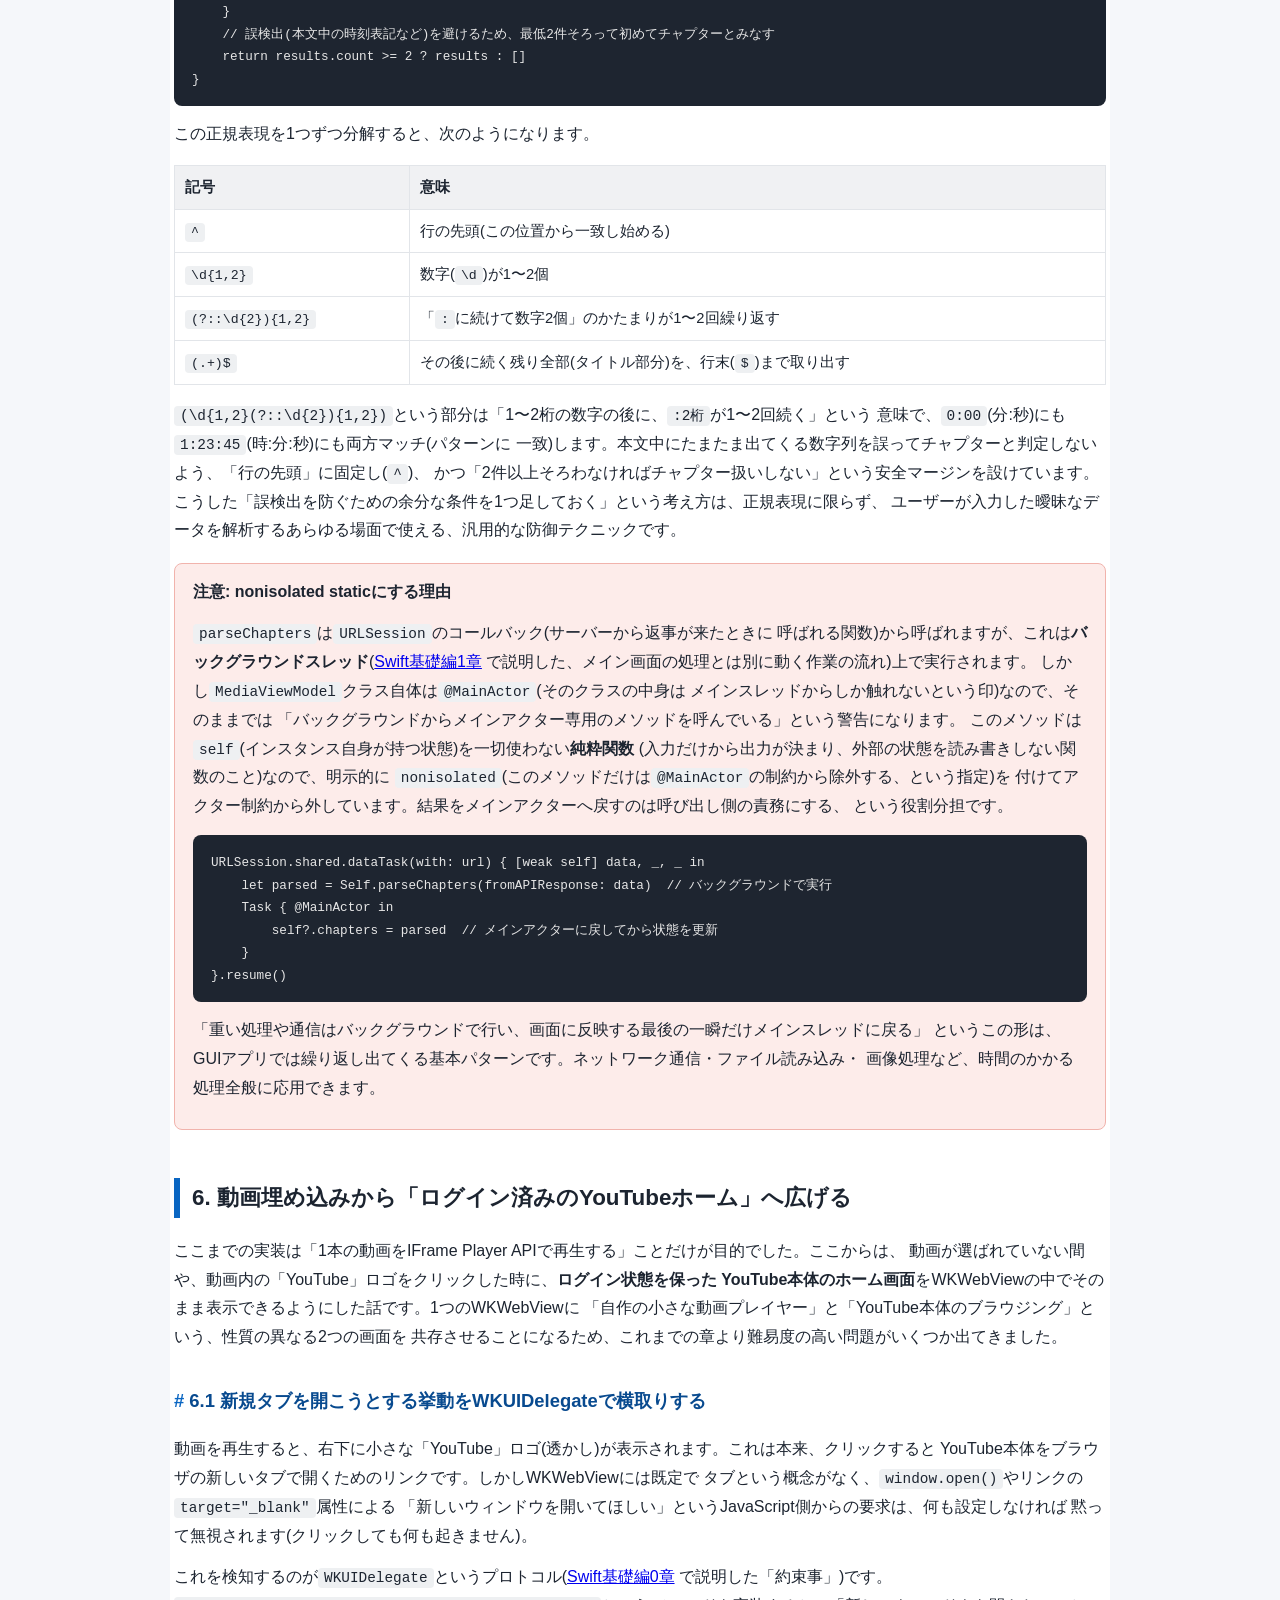
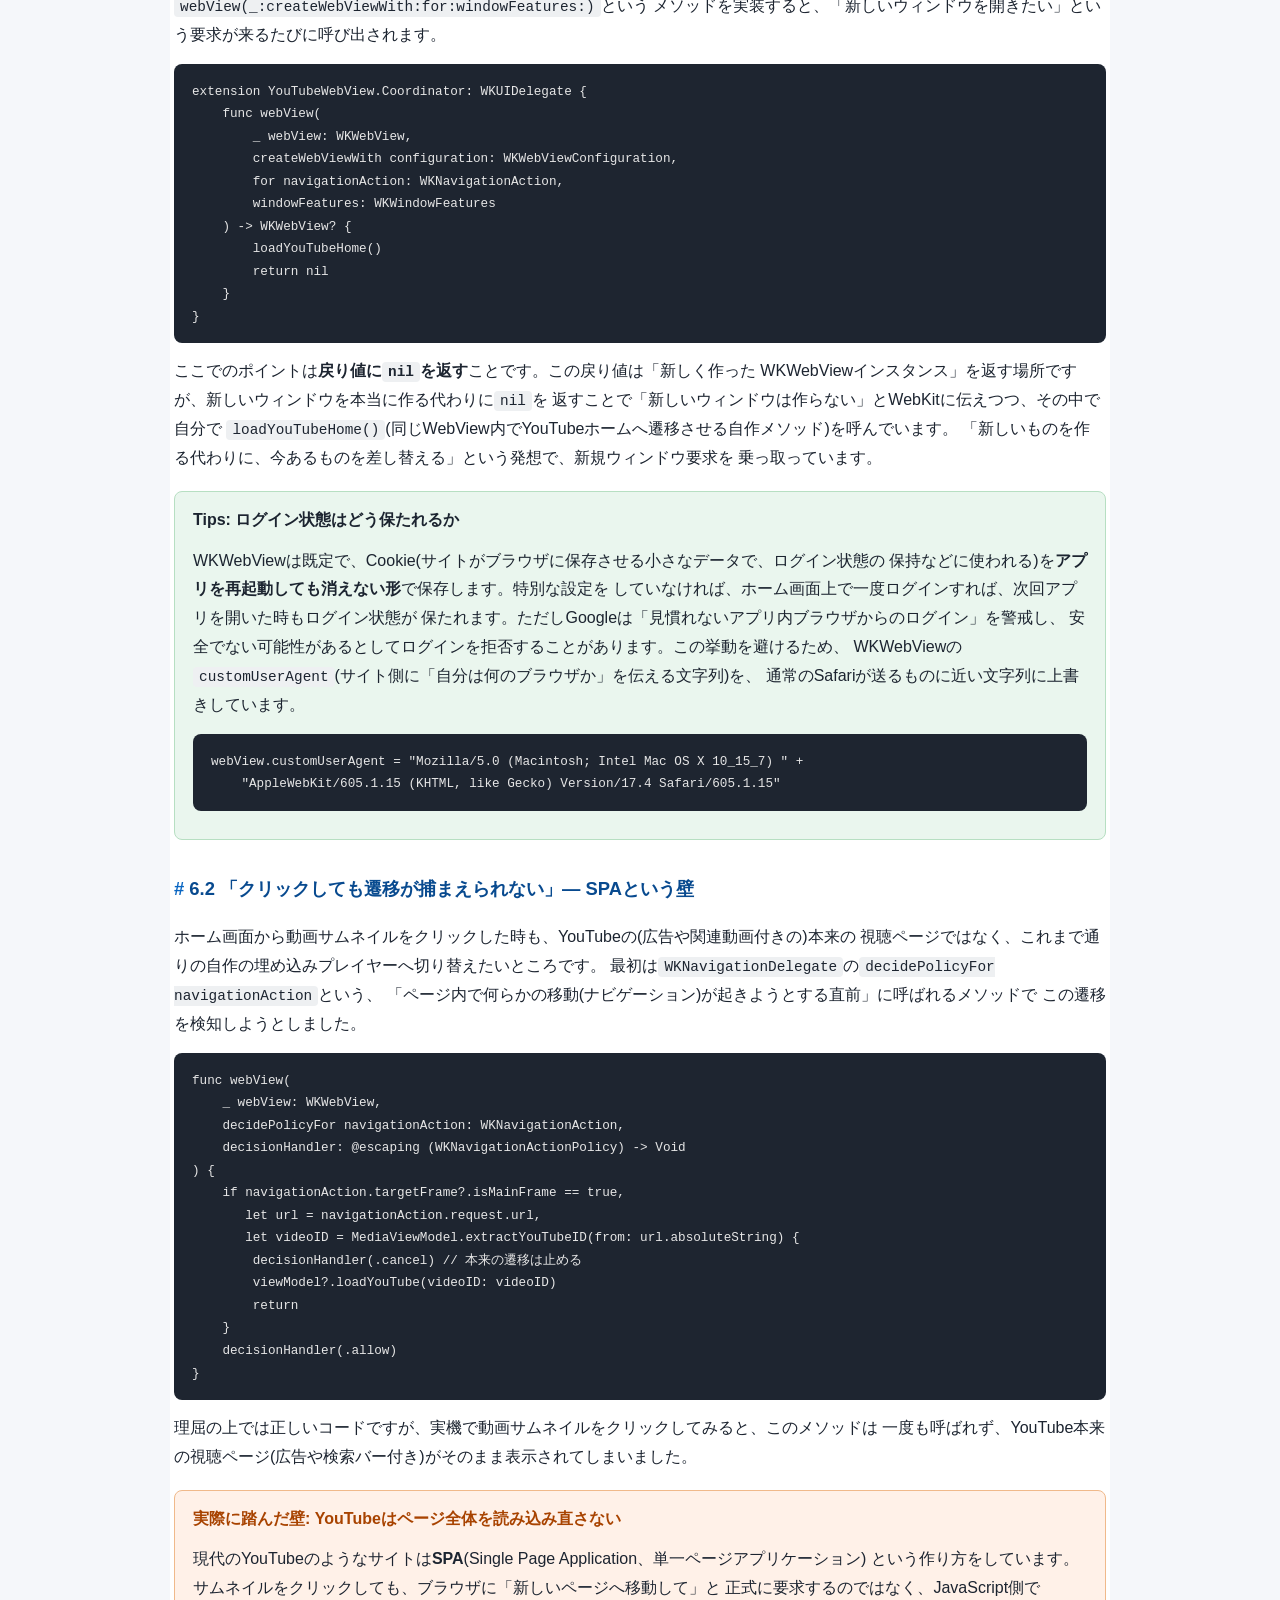
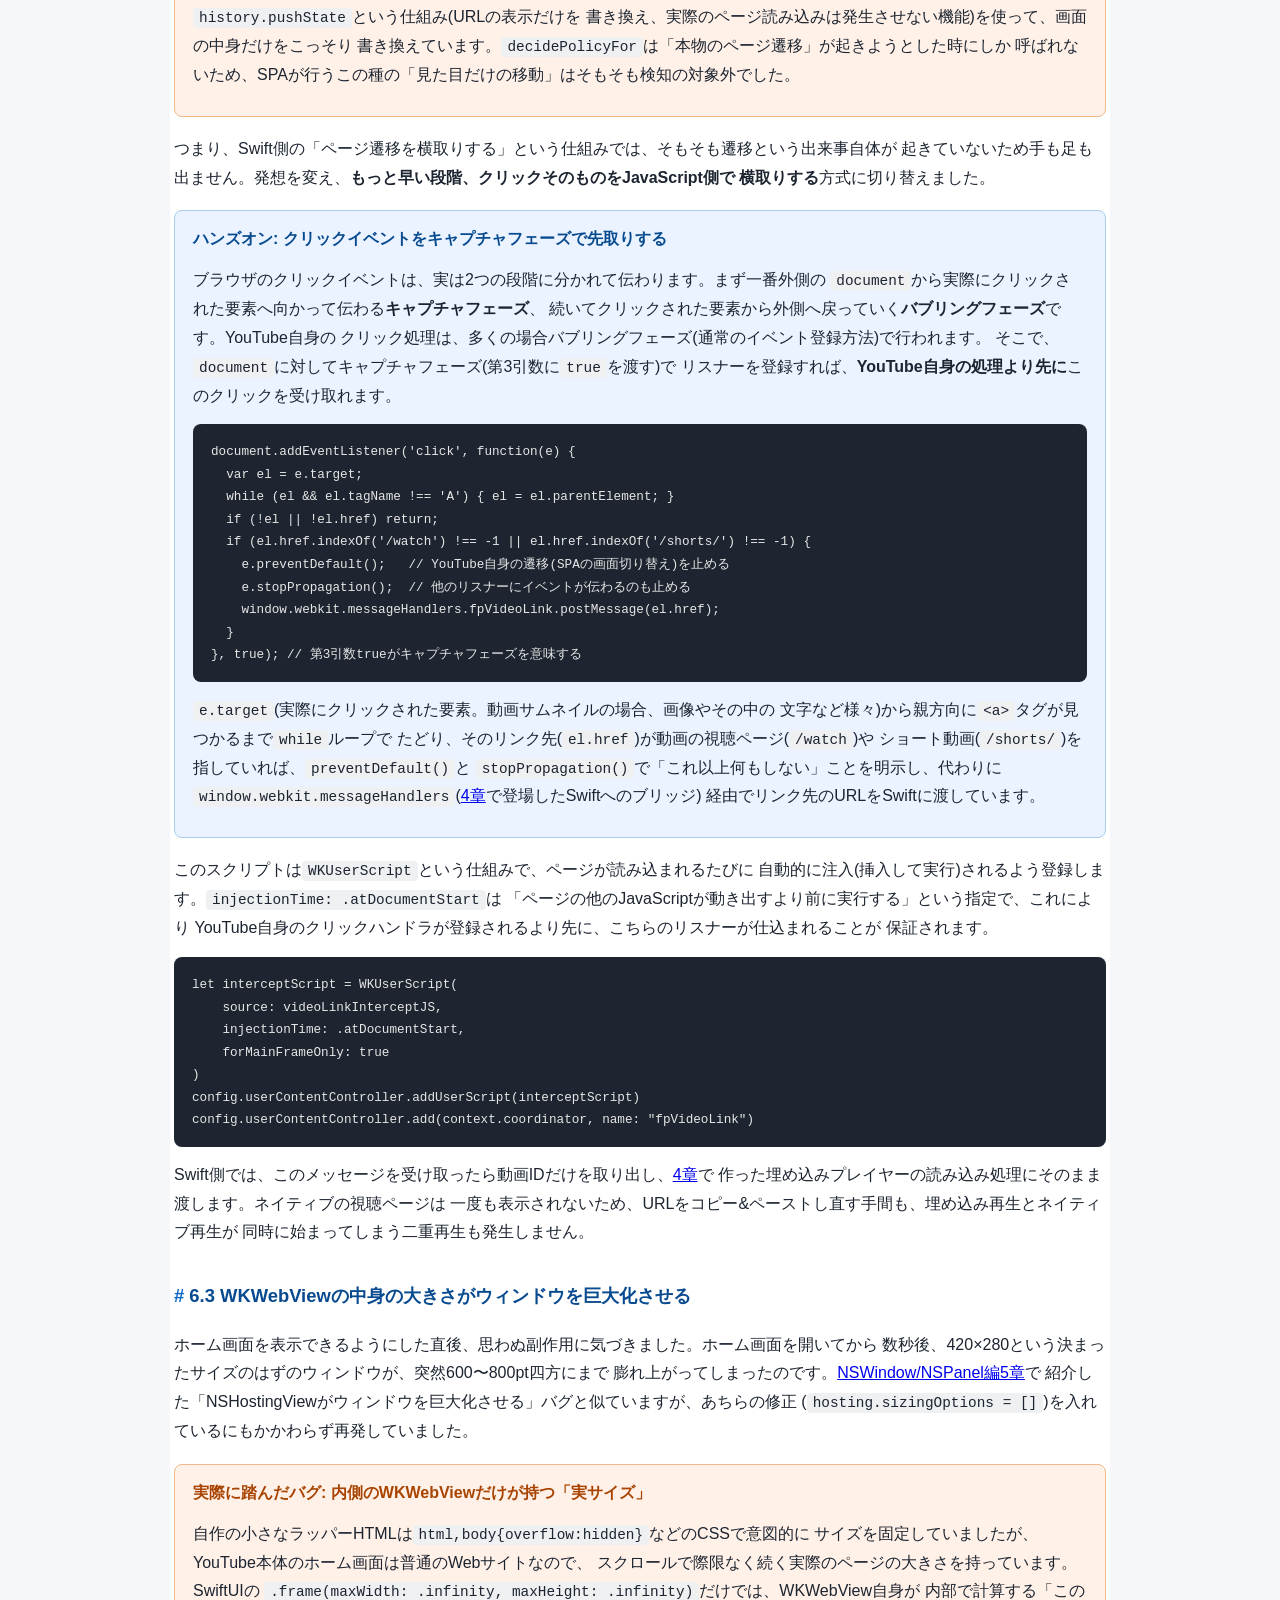
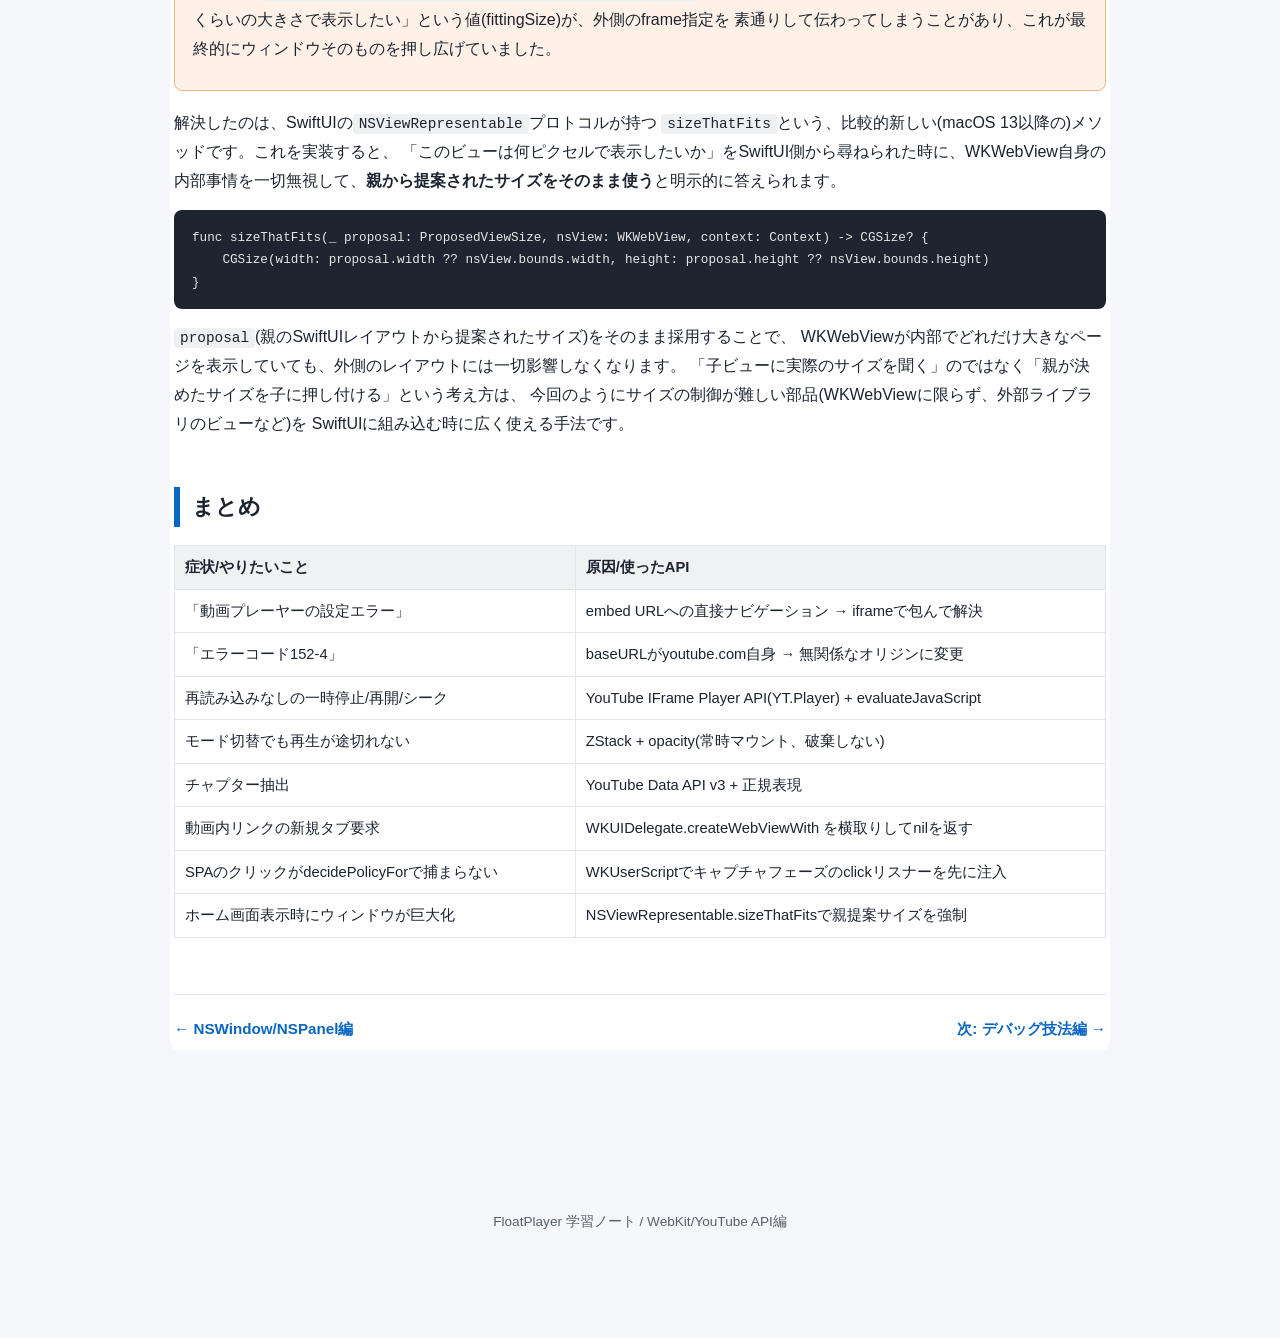
<file: docs/learning-notes/03_webkit_youtube_api.html>
<!DOCTYPE html>
<html lang="ja">
<head>
<meta charset="UTF-8">
<meta name="viewport" content="width=device-width, initial-scale=1.0">
<title>WebKit/YouTube API編: WKWebViewでYouTubeを埋め込む | FloatPlayer 学習ノート</title>
<link rel="stylesheet" href="style.css">
</head>
<body>

<nav class="top-nav"><div class="layout">
  <a href="index.html">学習ノート目次</a>
  <a href="01_swift_appkit_fundamentals.html">Swift基礎編</a>
  <a href="02_nswindow_deep_dive.html">NSWindow/NSPanel編</a>
  <a href="03_webkit_youtube_api.html" class="active">WebKit/YouTube API編</a>
  <a href="04_debugging_techniques.html">デバッグ技法編</a>
</div></nav>

<header class="page-header">
  <div class="layout">
    <h1>WebKit/YouTube API編: WKWebViewでYouTubeを埋め込む</h1>
    <p>WKWebViewでYouTubeを再生する際に踏んだ2つの埋め込みエラーと、公式のIFrame Player APIによるJS制御、YouTube Data APIでのチャプター抽出を解説します。</p>
  </div>
</header>

<div class="layout">
<main>

<div class="chapter-jump">
  <label for="chapterSelect">この章から読む:</label>
  <select id="chapterSelect" onchange="if (this.value) location.hash = this.value;">
    <option value="">章を選択…</option>
    <option value="#ch1">1. なぜ直接ダウンロードせず埋め込みなのか</option>
    <option value="#ch2">2. バグ1: 「動画プレーヤーの設定エラー」— iframeなしでの直接ナビゲーション</option>
    <option value="#ch3">3. バグ2: エラーコード152-4 — baseURLの選び方</option>
    <option value="#ch4">4. YouTube IFrame Player APIでJS制御する</option>
    <option value="#ch5">5. YouTube Data APIでチャプターを抽出する</option>
    <option value="#ch6">6. 動画埋め込みから「ログイン済みのYouTubeホーム」へ広げる</option>
    <option value="#summary">まとめ</option>
  </select>
</div>

<h2 id="ch1" style="margin-top:0;">1. なぜ直接ダウンロードせず埋め込みなのか</h2>
<p>
  この章に入る前に、前提知識を少し整理します。Webページは<b>HTML</b>(文章の構造を表すマークアップ言語)、
  <b>CSS</b>(見た目を装飾する言語)、<b>JavaScript</b>(ページに動きを付けるプログラミング言語)の
  組み合わせでできています。ブラウザ(Safari、Chromeなど)は、このHTML/CSS/JavaScriptを解釈して
  画面に描画する<b>エンジン</b>(中核となるソフトウェア部品)を内部に持っています。SafariのエンジンはWebKit、
  ChromeのエンジンはBlink(元はWebKitから派生)です。<code>WKWebView</code>は、AppleがWebKitエンジンを
  「アプリの中に埋め込める部品」として提供しているクラスで、自分のアプリの中に「小さなSafari」を
  持たせるようなイメージです。
</p>
<p>
  FloatPlayerはYouTube動画を<b>ダウンロードしません</b>。<code>WKWebView</code>の中で、YouTube公式の
  埋め込みプレイヤー(YouTubeがWebページに動画を貼り付けるために公式に提供している、そのまま
  使えるプレイヤー画面)をそのまま動かしています。これはYouTubeの利用規約に沿った標準的な埋め込み方法で、
  一般的なWebサイトが「YouTubeの動画をブログ記事に貼り付ける」のとまったく同じ仕組みです。
</p>

<h2 id="ch2">2. バグ1: 「動画プレーヤーの設定エラー」— iframeなしでの直接ナビゲーション</h2>
<p>
  <b>iframe</b>とは、HTMLの中に「別のWebページをそのまま埋め込む」ための部品(タグ)です。
  「ページの中に、もう1つ小さなページの窓を開ける」ようなイメージで、埋め込まれた側(この場合YouTube)は
  「自分は誰か他のページの中の、小さな窓として動いている」という前提で作られています。
</p>
<p>
  最初の実装では、<code>https://www.youtube.com/embed/{動画ID}</code>というURL(iframeを介さず、
  YouTubeの埋め込みプレイヤー画面そのもの)にWKWebViewを直接ナビゲート(そのURLへ移動して表示)していました。
</p>
<pre><code>// うまくいかなかった実装
webView.load(URLRequest(url: embedURL))</code></pre>
<p>
  一見動きそうに見えますが、実際に再生しようとすると<b>「動画プレーヤーの設定エラーが発生しました」</b>という
  エラーが表示されました。原因は、YouTubeの埋め込みプレイヤーが<b>「自分はiframeの中で動いている」という
  前提</b>でいくつかの検証(親ウィンドウの<b>オリジン</b>(URLの「どのサイトか」を表す部分。たとえば
  <code>https://example.com</code>と<code>https://youtube.com</code>は別オリジン)をチェックする、など)を
  行っており、WKWebViewの<b>最上位ページとして直接開いた場合</b>(つまりiframeという「窓の中」ではなく、
  WKWebViewというブラウザそのもののトップページとして開いてしまった場合)、その前提が崩れて検証に
  失敗するためでした。
</p>
<div class="box bug">
  <span class="box-title">直し方: ラッパーHTMLの中にiframeとして埋め込む</span>
  <p>
    実際のWebサイトがYouTube動画を埋め込むときと同じ状態を再現するため、
    自前のHTMLページ(「ラッパー」、iframeを包む外側の入れ物という意味)を作り、その中に
    <code>&lt;iframe&gt;</code>として埋め込むよう変更しました。
  </p>
<pre><code>let html = """
&lt;!doctype html&gt;
&lt;html&gt;&lt;body style="margin:0;background:transparent;"&gt;
&lt;iframe src="\(embedURL.absoluteString)"
        style="position:absolute;top:0;left:0;width:100%;height:100%;border:0;"
        allow="autoplay; encrypted-media"
        allowfullscreen&gt;&lt;/iframe&gt;
&lt;/body&gt;&lt;/html&gt;
"""
webView.loadHTMLString(html, baseURL: URL(string: "https://example.com"))</code></pre>
  <p>
    <code>loadHTMLString(_:baseURL:)</code>は「文字列で組み立てたHTMLを、指定したURLがベースであるかのように」
    読み込ませるAPI(部品が外部に公開している「呼び出し口」)です。これにより、YouTubeの埋め込みプレイヤーから
    見ると「あるWebページのiframeの中で動いている」という、想定通りの状態になります。
  </p>
</div>

<h2 id="ch3">3. バグ2: エラーコード152-4 — baseURLの選び方</h2>
<p>
  iframe化しただけではまだ再生できませんでした。今度は「エラーコード152-4 この動画は再生できません」
  という、別の動画でも再現するエラーが出ました。<code>baseURL</code>は「このHTML文字列が、
  あたかもこのURLから配信されたページであるかのように扱ってください」とWKWebViewに伝えるための
  パラメータ(関数に渡す設定値)で、<a href="#ch2">2章</a>で説明した「オリジン」を決めるものです。
  原因は、この<code>baseURL</code>に<code>https://www.youtube.com</code>を指定していたことでした。
</p>
<p>
  実際のWebサイトがYouTube動画を埋め込むとき、埋め込み元のサイトが<code>youtube.com</code>自身であることは
  普通ありえません。<code>baseURL</code>をYouTube自身のドメイン(オリジンの一部で、サイトの名前に
  あたる部分)にすると、YouTube側の検証ロジックが「YouTubeが自分自身を埋め込んでいる、不自然な状態
  (自己参照的な埋め込み)」と判断して不審に扱い、再生を拒否していたと考えられます。
  無関係な独自ドメイン風の<code>baseURL</code>に変更したところ、再生できるようになりました。
</p>
<pre><code>// NG: 自己埋め込みとして扱われて再生に失敗する
webView.loadHTMLString(html, baseURL: URL(string: "https://www.youtube.com"))

// OK: 実際のサイトが埋め込む状況に近い、無関係なオリジンにする
webView.loadHTMLString(html, baseURL: URL(string: "https://floatplayer.local"))</code></pre>

<div class="box tip">
  <span class="box-title">Tips: 「動くはずのコードが動かない」時はエラーメッセージの版元を疑う</span>
  <p>
    今回の2つのエラーはどちらも、YouTube埋め込みプレイヤー自身のJavaScriptが出しているエラーであり、
    Swift/WKWebView側には何のエラーも出ない(読み込み自体は「成功」する)。GUI上でエラーが出ても、
    それが自分のアプリのバグなのか、埋め込んだWebコンテンツ側の検証ロジックなのかを見極めることが重要。
  </p>
</div>

<h2 id="ch4">4. YouTube IFrame Player APIでJS制御する</h2>
<p>
  当初は「iframeのURLに<code>start=秒数</code>を付けて再読み込みする」ことでチャプタージャンプを
  実装していましたが、再読み込みのたびに映像が一瞬止まり、モード切り替えのたびにWKWebView自体が
  作り直されて再生位置が失われるという問題がありました。これを解決したのが、YouTube公式の
  <b>IFrame Player API</b>です。<b>API</b>(Application Programming Interface)とは、あるソフトウェアが
  「外部のプログラムから、こういう風に呼び出して使ってください」と公開している窓口のことです。
  今回のIFrame Player APIは、JavaScript(Webページに動きを付ける言語)から「動画を再生する」
  「一時停止する」「指定した秒数にジャンプする」といった操作を、ページを再読み込みせずに
  呼び出せるようにしてくれます。
</p>
<pre><code>&lt;div id="player"&gt;&lt;/div&gt;
&lt;script&gt;
  var tag = document.createElement('script');
  tag.src = "https://www.youtube.com/iframe_api";
  document.body.appendChild(tag);

  var player;
  function onYouTubeIframeAPIReady() {
    player = new YT.Player('player', {
      videoId: '\(videoID)',
      playerVars: { autoplay: 1, playsinline: 1, loop: 1, playlist: '\(videoID)' }
    });
  }
  function fpPause() { if (player) player.pauseVideo(); }
  function fpPlay()  { if (player) player.playVideo(); }
  function fpSeek(sec) { if (player) { player.seekTo(sec, true); player.playVideo(); } }
&lt;/script&gt;</code></pre>
<p>
  <code>https://www.youtube.com/iframe_api</code>を読み込むと、ページの中に
  <code>YT.Player</code>というJavaScriptオブジェクトが使えるようになります。これは単なる<code>&lt;iframe&gt;</code>タグを
  自前で書くよりも一段抽象度が高く(細かい実装を気にせず、より簡単な命令で扱えるという意味です)、
  <code>pauseVideo()</code> / <code>playVideo()</code> / <code>seekTo()</code>といった
  メソッドで<b>ページの再読み込みなしに</b>再生を制御できます。
</p>
<p>
  Swift側からは<code>WKWebView.evaluateJavaScript(_:)</code>で、この<code>fpPause()</code>のような
  自作のラッパー関数を呼び出します。<code>evaluateJavaScript</code>は、WKWebViewの中で表示している
  ページに対して、<b>文字列として渡したJavaScriptコードをそのまま実行させる</b>というAPIです。
  Swift(アプリ側の言語)とJavaScript(Webページ側の言語)は別々の言語なので、直接メソッドを
  呼び合うことはできません。「実行してほしいJavaScriptのコードを、文字列として渡す」というのが、
  この2つの世界をつなぐ橋渡しの方法です。
</p>
<pre><code>webView.evaluateJavaScript("fpSeek(\(seconds));", completionHandler: nil)</code></pre>

<div class="box hands-on">
  <span class="box-title">ハンズオン: モード切り替えでも再生を止めない設計</span>
  <p>
    SwiftUIで「YouTube/写真/動画」をタブのように切り替える場合、素朴に<code>switch</code>文で
    表示するビューを出し分けると、非表示になったタブのビュー(WKWebViewやAVPlayer)は
    SwiftUIのツリーから外れて<b>破棄されてしまいます</b>。これだと裏に回ったYouTubeの音が鳴り続けたり、
    戻ってきたときに動画が最初から再生されたりする不具合につながります。
  </p>
  <p>
    FloatPlayerでは3つのセクションを<code>ZStack</code>(SwiftUIで複数のビューを重ねて表示するための
    仕組み)で常に重ねてマウントしたままにし、<code>.opacity()</code>と<code>.allowsHitTesting()</code>
    だけで見た目上の表示/非表示を切り替えています。
  </p>
<pre><code>ZStack {
    youtubeSection
        .opacity(viewModel.mode == .youtube ? 1 : 0)
        .allowsHitTesting(viewModel.mode == .youtube)
    photoSection
        .opacity(viewModel.mode == .photo ? 1 : 0)
        .allowsHitTesting(viewModel.mode == .photo)
    videoSection
        .opacity(viewModel.mode == .video ? 1 : 0)
        .allowsHitTesting(viewModel.mode == .video)
}</code></pre>
  <p>
    これによりWKWebViewのインスタンスは維持されたまま裏に回るだけなので、
    モードが変わったタイミングを<code>viewModel.$mode</code>で購読して<code>fpPause()</code> /
    <code>fpPlay()</code>を呼べば、「他のモードに切り替えたら一時停止、戻したら続きから再開」という
    自然な挙動が実現できます。「見た目を切り替えるだけで、実体は破棄しない」というこの考え方は、
    タブ切り替えUIやページ遷移で状態を保持したい場面全般に応用できます。
  </p>
</div>

<h2 id="ch5">5. YouTube Data APIでチャプターを抽出する</h2>
<p>
  動画の概要欄には、投稿者が書いた「0:00 イントロ」のようなタイムスタンプ行がしばしば含まれます。
  これをチャプターとして使うため、<b>YouTube Data API v3</b>という、YouTubeが公式に提供している
  別のAPI(<a href="#ch4">4章</a>のIFrame Player APIとは別物で、こちらは「動画の情報をサーバーから
  取得する」ためのAPI)の<code>videos</code><b>エンドポイント</b>(APIの中で「動画の情報がほしいときは
  ここにアクセスしてください」という、機能ごとの呼び出し先URL)にアクセスして概要欄のテキストを
  取得し、<b>正規表現</b>で解析しています。
</p>
<p>
  正規表現(regular expression、regexとも呼ばれる)は、「文字列がある決まったパターンに
  当てはまっているか」を調べたり、パターンに一致する部分を取り出したりするための、
  専用の記法です。たとえば「数字が3つ並んでいる」「<code>@</code>を含む」のようなパターンを、
  短い記号の組み合わせで表現できます。少し独特な書き方ですが、一度覚えるとどの言語でもほぼ
  同じ記法が使える(細部の方言はあります)ので、覚えておくと汎用的に役立ちます。
</p>
<pre><code>nonisolated static func parseChapters(fromDescription description: String) -> [Chapter] {
    let pattern = #"^\(?(\d{1,2}(?::\d{2}){1,2})\)?\s*[-:–—]?\s*(.+)$"#
    guard let regex = try? NSRegularExpression(pattern: pattern) else { return [] }

    var results: [Chapter] = []
    for rawLine in description.components(separatedBy: .newlines) {
        // 行頭が "0:00" や "1:23:45" のような時刻表記の行だけ拾う
        // ...
    }
    // 誤検出(本文中の時刻表記など)を避けるため、最低2件そろって初めてチャプターとみなす
    return results.count >= 2 ? results : []
}</code></pre>
<p>
  この正規表現を1つずつ分解すると、次のようになります。
</p>
<div class="table-scroll"><table>
<tr><th>記号</th><th>意味</th></tr>
<tr><td><code>^</code></td><td>行の先頭(この位置から一致し始める)</td></tr>
<tr><td><code>\d{1,2}</code></td><td>数字(<code>\d</code>)が1〜2個</td></tr>
<tr><td><code>(?::\d{2}){1,2}</code></td><td>「<code>:</code>に続けて数字2個」のかたまりが1〜2回繰り返す</td></tr>
<tr><td><code>(.+)$</code></td><td>その後に続く残り全部(タイトル部分)を、行末(<code>$</code>)まで取り出す</td></tr>
</table></div>
<p>
  <code>(\d{1,2}(?::\d{2}){1,2})</code>という部分は「1〜2桁の数字の後に、<code>:2桁</code>が1〜2回続く」という
  意味で、<code>0:00</code>(分:秒)にも<code>1:23:45</code>(時:分:秒)にも両方マッチ(パターンに
  一致)します。本文中にたまたま出てくる数字列を誤ってチャプターと判定しないよう、「行の先頭」に固定し(<code>^</code>)、
  かつ「2件以上そろわなければチャプター扱いしない」という安全マージンを設けています。
  こうした「誤検出を防ぐための余分な条件を1つ足しておく」という考え方は、正規表現に限らず、
  ユーザーが入力した曖昧なデータを解析するあらゆる場面で使える、汎用的な防御テクニックです。
</p>

<div class="box warn">
  <span class="box-title">注意: nonisolated staticにする理由</span>
  <p>
    <code>parseChapters</code>は<code>URLSession</code>のコールバック(サーバーから返事が来たときに
    呼ばれる関数)から呼ばれますが、これは<b>バックグラウンドスレッド</b>(<a href="01_swift_appkit_fundamentals.html#ch1">Swift基礎編1章</a>
    で説明した、メイン画面の処理とは別に動く作業の流れ)上で実行されます。
    しかし<code>MediaViewModel</code>クラス自体は<code>@MainActor</code>(そのクラスの中身は
    メインスレッドからしか触れないという印)なので、そのままでは
    「バックグラウンドからメインアクター専用のメソッドを呼んでいる」という警告になります。
    このメソッドは<code>self</code>(インスタンス自身が持つ状態)を一切使わない<b>純粋関数</b>
    (入力だけから出力が決まり、外部の状態を読み書きしない関数のこと)なので、明示的に
    <code>nonisolated</code>(このメソッドだけは<code>@MainActor</code>の制約から除外する、という指定)を
    付けてアクター制約から外しています。結果をメインアクターへ戻すのは呼び出し側の責務にする、
    という役割分担です。
  </p>
<pre><code>URLSession.shared.dataTask(with: url) { [weak self] data, _, _ in
    let parsed = Self.parseChapters(fromAPIResponse: data)  // バックグラウンドで実行
    Task { @MainActor in
        self?.chapters = parsed  // メインアクターに戻してから状態を更新
    }
}.resume()</code></pre>
  <p>
    「重い処理や通信はバックグラウンドで行い、画面に反映する最後の一瞬だけメインスレッドに戻る」
    というこの形は、GUIアプリでは繰り返し出てくる基本パターンです。ネットワーク通信・ファイル読み込み・
    画像処理など、時間のかかる処理全般に応用できます。
  </p>
</div>

<h2 id="ch6">6. 動画埋め込みから「ログイン済みのYouTubeホーム」へ広げる</h2>
<p>
  ここまでの実装は「1本の動画をIFrame Player APIで再生する」ことだけが目的でした。ここからは、
  動画が選ばれていない間や、動画内の「YouTube」ロゴをクリックした時に、<b>ログイン状態を保った
  YouTube本体のホーム画面</b>をWKWebViewの中でそのまま表示できるようにした話です。1つのWKWebViewに
  「自作の小さな動画プレイヤー」と「YouTube本体のブラウジング」という、性質の異なる2つの画面を
  共存させることになるため、これまでの章より難易度の高い問題がいくつか出てきました。
</p>

<h3>6.1 新規タブを開こうとする挙動をWKUIDelegateで横取りする</h3>
<p>
  動画を再生すると、右下に小さな「YouTube」ロゴ(透かし)が表示されます。これは本来、クリックすると
  YouTube本体をブラウザの新しいタブで開くためのリンクです。しかしWKWebViewには既定で
  タブという概念がなく、<code>window.open()</code>やリンクの<code>target="_blank"</code>属性による
  「新しいウィンドウを開いてほしい」というJavaScript側からの要求は、何も設定しなければ
  黙って無視されます(クリックしても何も起きません)。
</p>
<p>
  これを検知するのが<code>WKUIDelegate</code>というプロトコル(<a href="01_swift_appkit_fundamentals.html#ch0">Swift基礎編0章</a>
  で説明した「約束事」)です。<code>webView(_:createWebViewWith:for:windowFeatures:)</code>という
  メソッドを実装すると、「新しいウィンドウを開きたい」という要求が来るたびに呼び出されます。
</p>
<pre><code>extension YouTubeWebView.Coordinator: WKUIDelegate {
    func webView(
        _ webView: WKWebView,
        createWebViewWith configuration: WKWebViewConfiguration,
        for navigationAction: WKNavigationAction,
        windowFeatures: WKWindowFeatures
    ) -> WKWebView? {
        loadYouTubeHome()
        return nil
    }
}</code></pre>
<p>
  ここでのポイントは<b>戻り値に<code>nil</code>を返す</b>ことです。この戻り値は「新しく作った
  WKWebViewインスタンス」を返す場所ですが、新しいウィンドウを本当に作る代わりに<code>nil</code>を
  返すことで「新しいウィンドウは作らない」とWebKitに伝えつつ、その中で自分で
  <code>loadYouTubeHome()</code>(同じWebView内でYouTubeホームへ遷移させる自作メソッド)を呼んでいます。
  「新しいものを作る代わりに、今あるものを差し替える」という発想で、新規ウィンドウ要求を
  乗っ取っています。
</p>

<div class="box tip">
  <span class="box-title">Tips: ログイン状態はどう保たれるか</span>
  <p>
    WKWebViewは既定で、Cookie(サイトがブラウザに保存させる小さなデータで、ログイン状態の
    保持などに使われる)を<b>アプリを再起動しても消えない形</b>で保存します。特別な設定を
    していなければ、ホーム画面上で一度ログインすれば、次回アプリを開いた時もログイン状態が
    保たれます。ただしGoogleは「見慣れないアプリ内ブラウザからのログイン」を警戒し、
    安全でない可能性があるとしてログインを拒否することがあります。この挙動を避けるため、
    WKWebViewの<code>customUserAgent</code>(サイト側に「自分は何のブラウザか」を伝える文字列)を、
    通常のSafariが送るものに近い文字列に上書きしています。
  </p>
<pre><code>webView.customUserAgent = "Mozilla/5.0 (Macintosh; Intel Mac OS X 10_15_7) " +
    "AppleWebKit/605.1.15 (KHTML, like Gecko) Version/17.4 Safari/605.1.15"</code></pre>
</div>

<h3 id="ch6-2">6.2 「クリックしても遷移が捕まえられない」— SPAという壁</h3>
<p>
  ホーム画面から動画サムネイルをクリックした時も、YouTubeの(広告や関連動画付きの)本来の
  視聴ページではなく、これまで通りの自作の埋め込みプレイヤーへ切り替えたいところです。
  最初は<code>WKNavigationDelegate</code>の<code>decidePolicyFor navigationAction</code>という、
  「ページ内で何らかの移動(ナビゲーション)が起きようとする直前」に呼ばれるメソッドで
  この遷移を検知しようとしました。
</p>
<pre><code>func webView(
    _ webView: WKWebView,
    decidePolicyFor navigationAction: WKNavigationAction,
    decisionHandler: @escaping (WKNavigationActionPolicy) -> Void
) {
    if navigationAction.targetFrame?.isMainFrame == true,
       let url = navigationAction.request.url,
       let videoID = MediaViewModel.extractYouTubeID(from: url.absoluteString) {
        decisionHandler(.cancel) // 本来の遷移は止める
        viewModel?.loadYouTube(videoID: videoID)
        return
    }
    decisionHandler(.allow)
}</code></pre>
<p>
  理屈の上では正しいコードですが、実機で動画サムネイルをクリックしてみると、このメソッドは
  一度も呼ばれず、YouTube本来の視聴ページ(広告や検索バー付き)がそのまま表示されてしまいました。
</p>
<div class="box bug">
  <span class="box-title">実際に踏んだ壁: YouTubeはページ全体を読み込み直さない</span>
  <p>
    現代のYouTubeのようなサイトは<b>SPA</b>(Single Page Application、単一ページアプリケーション)
    という作り方をしています。サムネイルをクリックしても、ブラウザに「新しいページへ移動して」と
    正式に要求するのではなく、JavaScript側で<code>history.pushState</code>という仕組み(URLの表示だけを
    書き換え、実際のページ読み込みは発生させない機能)を使って、画面の中身だけをこっそり
    書き換えています。<code>decidePolicyFor</code>は「本物のページ遷移」が起きようとした時にしか
    呼ばれないため、SPAが行うこの種の「見た目だけの移動」はそもそも検知の対象外でした。
  </p>
</div>
<p>
  つまり、Swift側の「ページ遷移を横取りする」という仕組みでは、そもそも遷移という出来事自体が
  起きていないため手も足も出ません。発想を変え、<b>もっと早い段階、クリックそのものをJavaScript側で
  横取りする</b>方式に切り替えました。
</p>

<div class="box hands-on">
  <span class="box-title">ハンズオン: クリックイベントをキャプチャフェーズで先取りする</span>
  <p>
    ブラウザのクリックイベントは、実は2つの段階に分かれて伝わります。まず一番外側の
    <code>document</code>から実際にクリックされた要素へ向かって伝わる<b>キャプチャフェーズ</b>、
    続いてクリックされた要素から外側へ戻っていく<b>バブリングフェーズ</b>です。YouTube自身の
    クリック処理は、多くの場合バブリングフェーズ(通常のイベント登録方法)で行われます。
    そこで、<code>document</code>に対してキャプチャフェーズ(第3引数に<code>true</code>を渡す)で
    リスナーを登録すれば、<b>YouTube自身の処理より先に</b>このクリックを受け取れます。
  </p>
<pre><code>document.addEventListener('click', function(e) {
  var el = e.target;
  while (el && el.tagName !== 'A') { el = el.parentElement; }
  if (!el || !el.href) return;
  if (el.href.indexOf('/watch') !== -1 || el.href.indexOf('/shorts/') !== -1) {
    e.preventDefault();   // YouTube自身の遷移(SPAの画面切り替え)を止める
    e.stopPropagation();  // 他のリスナーにイベントが伝わるのも止める
    window.webkit.messageHandlers.fpVideoLink.postMessage(el.href);
  }
}, true); // 第3引数trueがキャプチャフェーズを意味する</code></pre>
  <p>
    <code>e.target</code>(実際にクリックされた要素。動画サムネイルの場合、画像やその中の
    文字など様々)から親方向に<code>&lt;a&gt;</code>タグが見つかるまで<code>while</code>ループで
    たどり、そのリンク先(<code>el.href</code>)が動画の視聴ページ(<code>/watch</code>)や
    ショート動画(<code>/shorts/</code>)を指していれば、<code>preventDefault()</code>と
    <code>stopPropagation()</code>で「これ以上何もしない」ことを明示し、代わりに
    <code>window.webkit.messageHandlers</code>(<a href="#ch4">4章</a>で登場したSwiftへのブリッジ)
    経由でリンク先のURLをSwiftに渡しています。
  </p>
</div>
<p>
  このスクリプトは<code>WKUserScript</code>という仕組みで、ページが読み込まれるたびに
  自動的に注入(挿入して実行)されるよう登録します。<code>injectionTime: .atDocumentStart</code>は
  「ページの他のJavaScriptが動き出すより前に実行する」という指定で、これにより
  YouTube自身のクリックハンドラが登録されるより先に、こちらのリスナーが仕込まれることが
  保証されます。
</p>
<pre><code>let interceptScript = WKUserScript(
    source: videoLinkInterceptJS,
    injectionTime: .atDocumentStart,
    forMainFrameOnly: true
)
config.userContentController.addUserScript(interceptScript)
config.userContentController.add(context.coordinator, name: "fpVideoLink")</code></pre>
<p>
  Swift側では、このメッセージを受け取ったら動画IDだけを取り出し、<a href="#ch4">4章</a>で
  作った埋め込みプレイヤーの読み込み処理にそのまま渡します。ネイティブの視聴ページは
  一度も表示されないため、URLをコピー&amp;ペーストし直す手間も、埋め込み再生とネイティブ再生が
  同時に始まってしまう二重再生も発生しません。
</p>

<h3>6.3 WKWebViewの中身の大きさがウィンドウを巨大化させる</h3>
<p>
  ホーム画面を表示できるようにした直後、思わぬ副作用に気づきました。ホーム画面を開いてから
  数秒後、420×280という決まったサイズのはずのウィンドウが、突然600〜800pt四方にまで
  膨れ上がってしまったのです。<a href="02_nswindow_deep_dive.html#ch5">NSWindow/NSPanel編5章</a>で
  紹介した「NSHostingViewがウィンドウを巨大化させる」バグと似ていますが、あちらの修正
  (<code>hosting.sizingOptions = []</code>)を入れているにもかかわらず再発していました。
</p>
<div class="box bug">
  <span class="box-title">実際に踏んだバグ: 内側のWKWebViewだけが持つ「実サイズ」</span>
  <p>
    自作の小さなラッパーHTMLは<code>html,body{overflow:hidden}</code>などのCSSで意図的に
    サイズを固定していましたが、YouTube本体のホーム画面は普通のWebサイトなので、
    スクロールで際限なく続く実際のページの大きさを持っています。SwiftUIの
    <code>.frame(maxWidth: .infinity, maxHeight: .infinity)</code>だけでは、WKWebView自身が
    内部で計算する「このくらいの大きさで表示したい」という値(fittingSize)が、外側のframe指定を
    素通りして伝わってしまうことがあり、これが最終的にウィンドウそのものを押し広げていました。
  </p>
</div>
<p>
  解決したのは、SwiftUIの<code>NSViewRepresentable</code>プロトコルが持つ
  <code>sizeThatFits</code>という、比較的新しい(macOS 13以降の)メソッドです。これを実装すると、
  「このビューは何ピクセルで表示したいか」をSwiftUI側から尋ねられた時に、WKWebView自身の
  内部事情を一切無視して、<b>親から提案されたサイズをそのまま使う</b>と明示的に答えられます。
</p>
<pre><code>func sizeThatFits(_ proposal: ProposedViewSize, nsView: WKWebView, context: Context) -> CGSize? {
    CGSize(width: proposal.width ?? nsView.bounds.width, height: proposal.height ?? nsView.bounds.height)
}</code></pre>
<p>
  <code>proposal</code>(親のSwiftUIレイアウトから提案されたサイズ)をそのまま採用することで、
  WKWebViewが内部でどれだけ大きなページを表示していても、外側のレイアウトには一切影響しなくなります。
  「子ビューに実際のサイズを聞く」のではなく「親が決めたサイズを子に押し付ける」という考え方は、
  今回のようにサイズの制御が難しい部品(WKWebViewに限らず、外部ライブラリのビューなど)を
  SwiftUIに組み込む時に広く使える手法です。
</p>

<h2 id="summary">まとめ</h2>
<div class="table-scroll"><table>
<tr><th>症状/やりたいこと</th><th>原因/使ったAPI</th></tr>
<tr><td>「動画プレーヤーの設定エラー」</td><td>embed URLへの直接ナビゲーション → iframeで包んで解決</td></tr>
<tr><td>「エラーコード152-4」</td><td>baseURLがyoutube.com自身 → 無関係なオリジンに変更</td></tr>
<tr><td>再読み込みなしの一時停止/再開/シーク</td><td>YouTube IFrame Player API(YT.Player) + evaluateJavaScript</td></tr>
<tr><td>モード切替でも再生が途切れない</td><td>ZStack + opacity(常時マウント、破棄しない)</td></tr>
<tr><td>チャプター抽出</td><td>YouTube Data API v3 + 正規表現</td></tr>
<tr><td>動画内リンクの新規タブ要求</td><td>WKUIDelegate.createWebViewWith を横取りしてnilを返す</td></tr>
<tr><td>SPAのクリックがdecidePolicyForで捕まらない</td><td>WKUserScriptでキャプチャフェーズのclickリスナーを先に注入</td></tr>
<tr><td>ホーム画面表示時にウィンドウが巨大化</td><td>NSViewRepresentable.sizeThatFitsで親提案サイズを強制</td></tr>
</table></div>

<div class="pager">
  <a href="02_nswindow_deep_dive.html">← NSWindow/NSPanel編</a>
  <a href="04_debugging_techniques.html">次: デバッグ技法編 →</a>
</div>

</main>
</div>

<footer class="page-footer">FloatPlayer 学習ノート / WebKit/YouTube API編</footer>

</body>
</html>
</file>
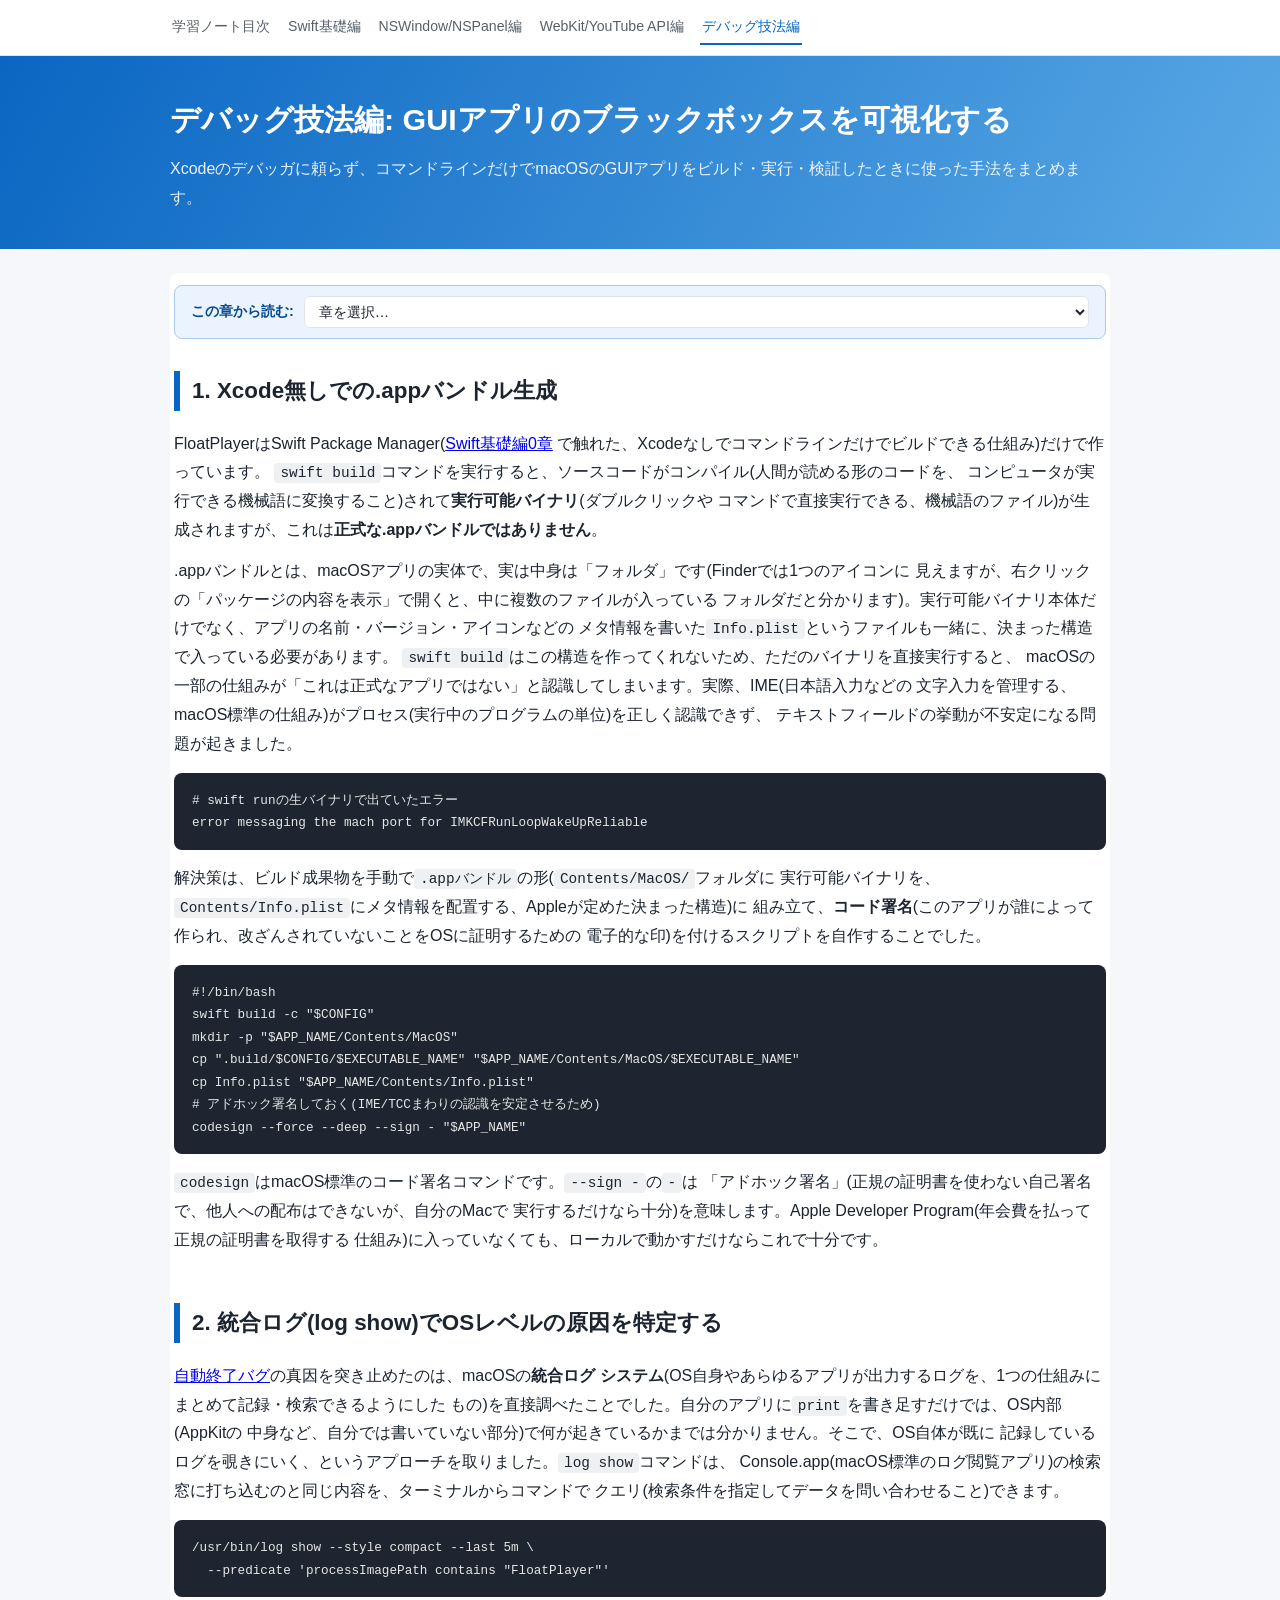
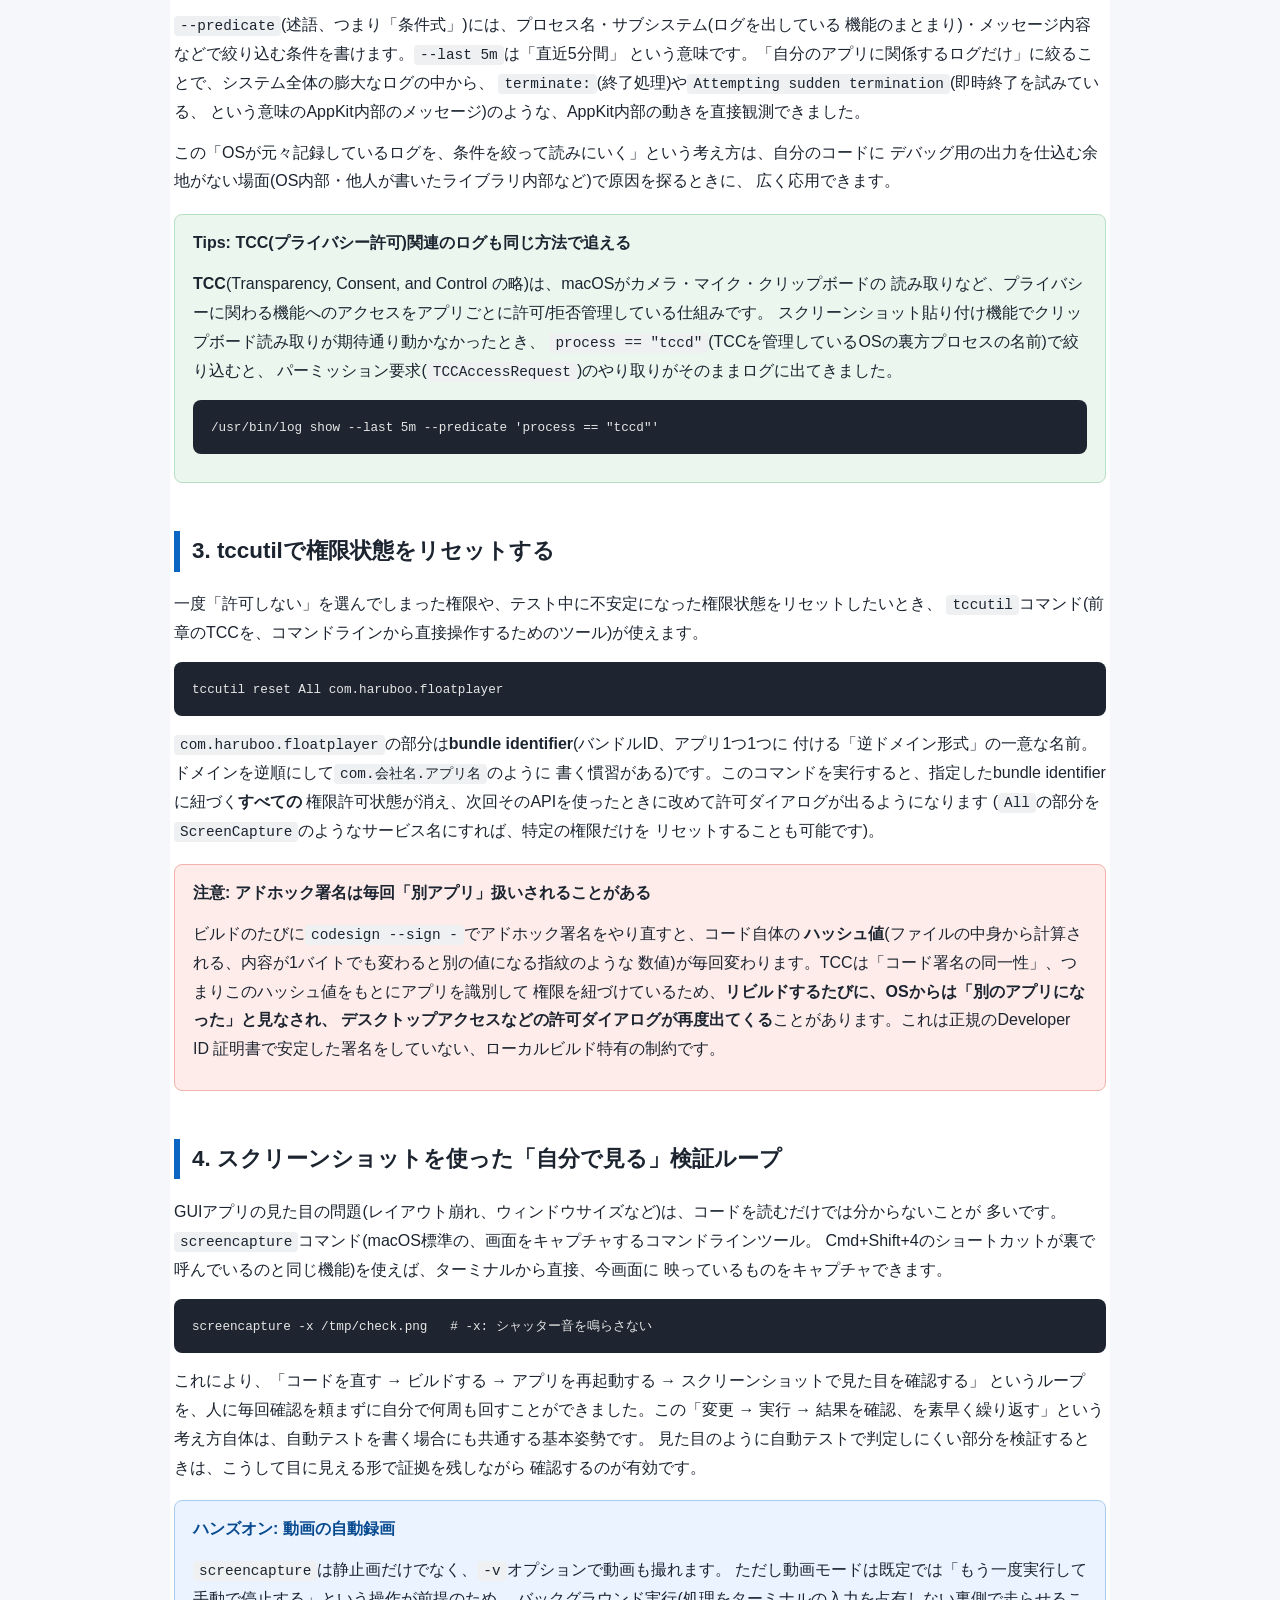
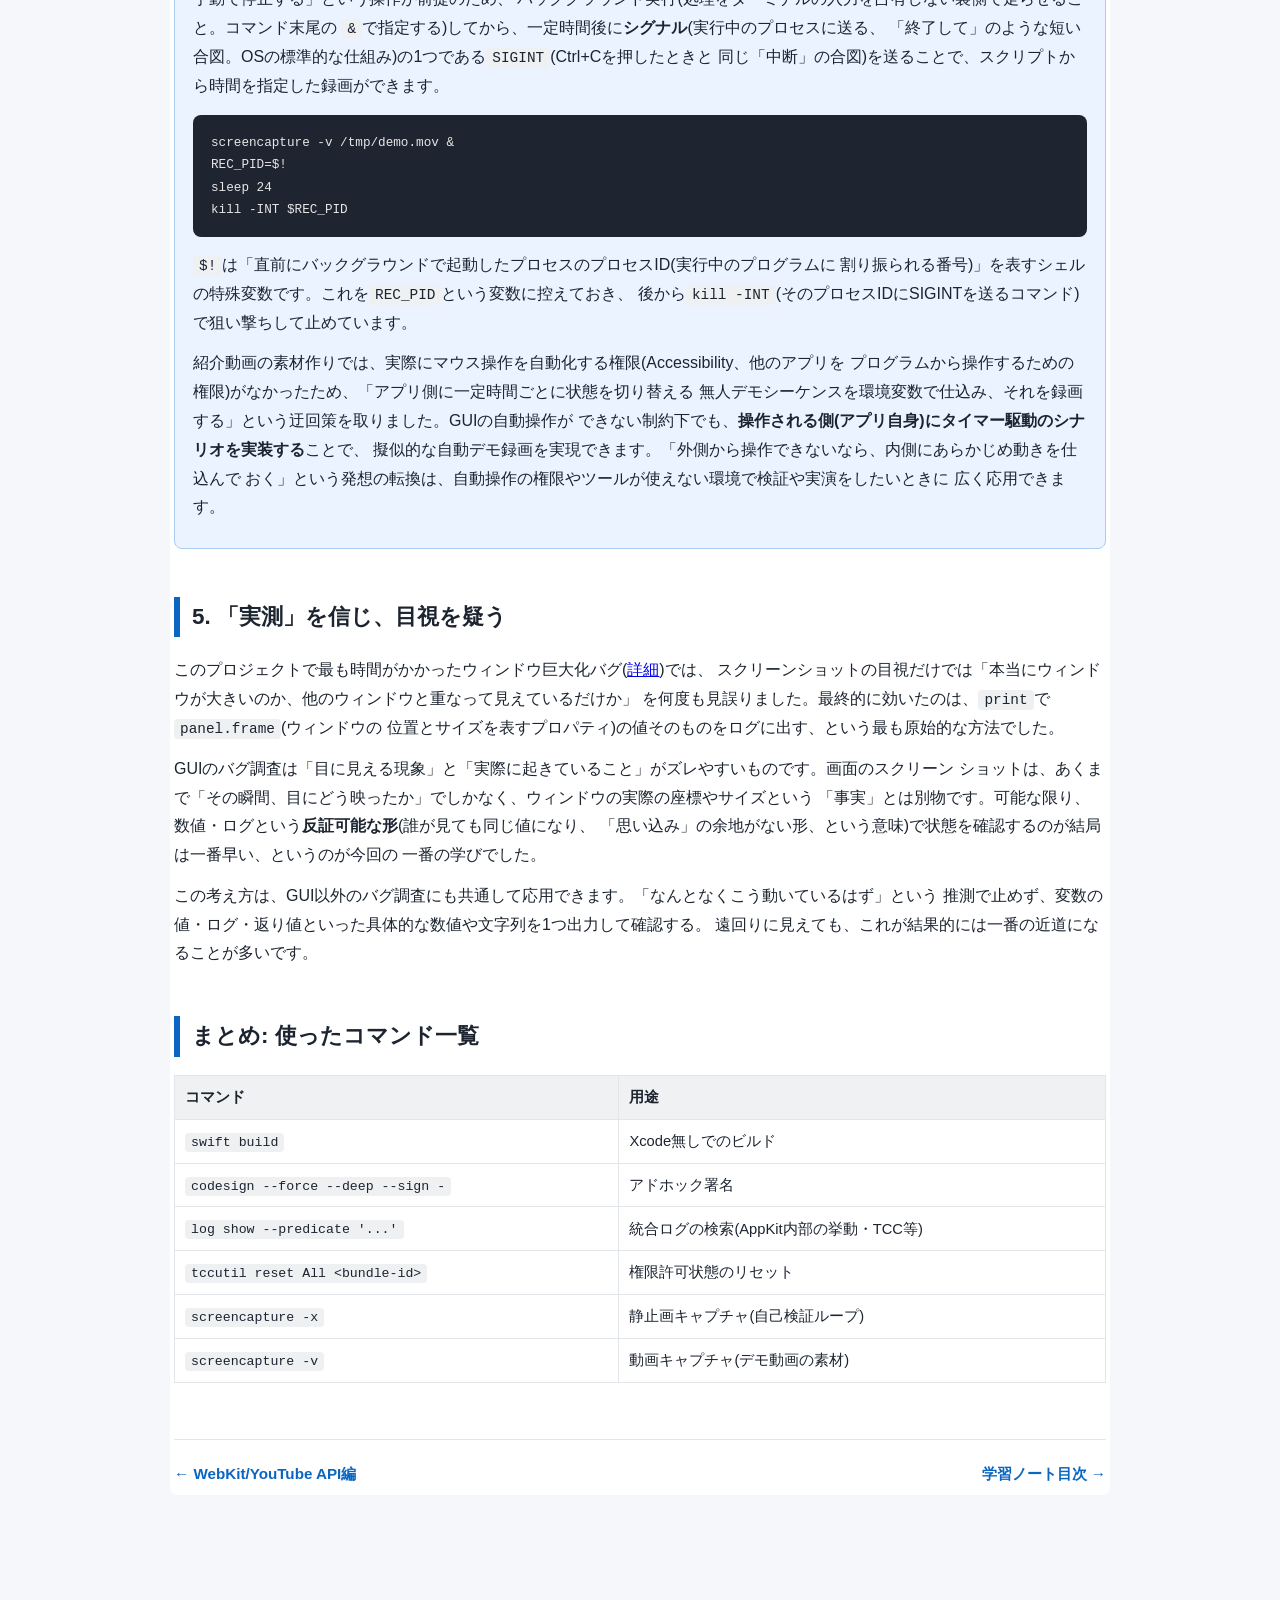
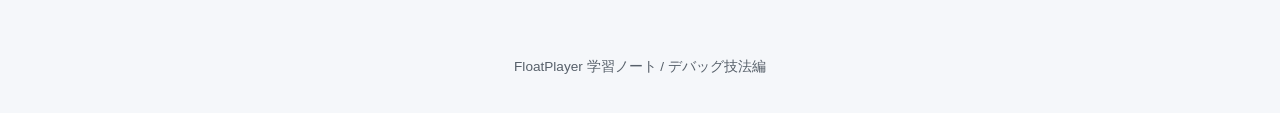
<file: docs/learning-notes/04_debugging_techniques.html>
<!DOCTYPE html>
<html lang="ja">
<head>
<meta charset="UTF-8">
<meta name="viewport" content="width=device-width, initial-scale=1.0">
<title>デバッグ技法編: GUIアプリのブラックボックスを可視化する | FloatPlayer 学習ノート</title>
<link rel="stylesheet" href="style.css">
</head>
<body>

<nav class="top-nav"><div class="layout">
  <a href="index.html">学習ノート目次</a>
  <a href="01_swift_appkit_fundamentals.html">Swift基礎編</a>
  <a href="02_nswindow_deep_dive.html">NSWindow/NSPanel編</a>
  <a href="03_webkit_youtube_api.html">WebKit/YouTube API編</a>
  <a href="04_debugging_techniques.html" class="active">デバッグ技法編</a>
</div></nav>

<header class="page-header">
  <div class="layout">
    <h1>デバッグ技法編: GUIアプリのブラックボックスを可視化する</h1>
    <p>Xcodeのデバッガに頼らず、コマンドラインだけでmacOSのGUIアプリをビルド・実行・検証したときに使った手法をまとめます。</p>
  </div>
</header>

<div class="layout">
<main>

<div class="chapter-jump">
  <label for="chapterSelect">この章から読む:</label>
  <select id="chapterSelect" onchange="if (this.value) location.hash = this.value;">
    <option value="">章を選択…</option>
    <option value="#ch1">1. Xcode無しでの.appバンドル生成</option>
    <option value="#ch2">2. 統合ログ(log show)でOSレベルの原因を特定する</option>
    <option value="#ch3">3. tccutilで権限状態をリセットする</option>
    <option value="#ch4">4. スクリーンショットを使った「自分で見る」検証ループ</option>
    <option value="#ch5">5. 「実測」を信じ、目視を疑う</option>
    <option value="#summary">まとめ: 使ったコマンド一覧</option>
  </select>
</div>

<h2 id="ch1" style="margin-top:0;">1. Xcode無しでの.appバンドル生成</h2>
<p>
  FloatPlayerはSwift Package Manager(<a href="01_swift_appkit_fundamentals.html#ch0">Swift基礎編0章</a>
  で触れた、Xcodeなしでコマンドラインだけでビルドできる仕組み)だけで作っています。
  <code>swift build</code>コマンドを実行すると、ソースコードがコンパイル(人間が読める形のコードを、
  コンピュータが実行できる機械語に変換すること)されて<b>実行可能バイナリ</b>(ダブルクリックや
  コマンドで直接実行できる、機械語のファイル)が生成されますが、これは<b>正式な.appバンドルではありません</b>。
</p>
<p>
  .appバンドルとは、macOSアプリの実体で、実は中身は「フォルダ」です(Finderでは1つのアイコンに
  見えますが、右クリックの「パッケージの内容を表示」で開くと、中に複数のファイルが入っている
  フォルダだと分かります)。実行可能バイナリ本体だけでなく、アプリの名前・バージョン・アイコンなどの
  メタ情報を書いた<code>Info.plist</code>というファイルも一緒に、決まった構造で入っている必要があります。
  <code>swift build</code>はこの構造を作ってくれないため、ただのバイナリを直接実行すると、
  macOSの一部の仕組みが「これは正式なアプリではない」と認識してしまいます。実際、IME(日本語入力などの
  文字入力を管理する、macOS標準の仕組み)がプロセス(実行中のプログラムの単位)を正しく認識できず、
  テキストフィールドの挙動が不安定になる問題が起きました。
</p>
<pre><code># swift runの生バイナリで出ていたエラー
error messaging the mach port for IMKCFRunLoopWakeUpReliable</code></pre>
<p>
  解決策は、ビルド成果物を手動で<code>.appバンドル</code>の形(<code>Contents/MacOS/</code>フォルダに
  実行可能バイナリを、<code>Contents/Info.plist</code>にメタ情報を配置する、Appleが定めた決まった構造)に
  組み立て、<b>コード署名</b>(このアプリが誰によって作られ、改ざんされていないことをOSに証明するための
  電子的な印)を付けるスクリプトを自作することでした。
</p>
<pre><code>#!/bin/bash
swift build -c "$CONFIG"
mkdir -p "$APP_NAME/Contents/MacOS"
cp ".build/$CONFIG/$EXECUTABLE_NAME" "$APP_NAME/Contents/MacOS/$EXECUTABLE_NAME"
cp Info.plist "$APP_NAME/Contents/Info.plist"
# アドホック署名しておく(IME/TCCまわりの認識を安定させるため)
codesign --force --deep --sign - "$APP_NAME"</code></pre>
<p>
  <code>codesign</code>はmacOS標準のコード署名コマンドです。<code>--sign -</code>の<code>-</code>は
  「アドホック署名」(正規の証明書を使わない自己署名で、他人への配布はできないが、自分のMacで
  実行するだけなら十分)を意味します。Apple Developer Program(年会費を払って正規の証明書を取得する
  仕組み)に入っていなくても、ローカルで動かすだけならこれで十分です。
</p>

<h2 id="ch2">2. 統合ログ(log show)でOSレベルの原因を特定する</h2>
<p>
  <a href="02_nswindow_deep_dive.html">自動終了バグ</a>の真因を突き止めたのは、macOSの<b>統合ログ
  システム</b>(OS自身やあらゆるアプリが出力するログを、1つの仕組みにまとめて記録・検索できるようにした
  もの)を直接調べたことでした。自分のアプリに<code>print</code>を書き足すだけでは、OS内部(AppKitの
  中身など、自分では書いていない部分)で何が起きているかまでは分かりません。そこで、OS自体が既に
  記録しているログを覗きにいく、というアプローチを取りました。<code>log show</code>コマンドは、
  Console.app(macOS標準のログ閲覧アプリ)の検索窓に打ち込むのと同じ内容を、ターミナルからコマンドで
  クエリ(検索条件を指定してデータを問い合わせること)できます。
</p>
<pre><code>/usr/bin/log show --style compact --last 5m \
  --predicate 'processImagePath contains "FloatPlayer"'</code></pre>
<p>
  <code>--predicate</code>(述語、つまり「条件式」)には、プロセス名・サブシステム(ログを出している
  機能のまとまり)・メッセージ内容などで絞り込む条件を書けます。<code>--last 5m</code>は「直近5分間」
  という意味です。「自分のアプリに関係するログだけ」に絞ることで、システム全体の膨大なログの中から、
  <code>terminate:</code>(終了処理)や<code>Attempting sudden termination</code>(即時終了を試みている、
  という意味のAppKit内部のメッセージ)のような、AppKit内部の動きを直接観測できました。
</p>
<p>
  この「OSが元々記録しているログを、条件を絞って読みにいく」という考え方は、自分のコードに
  デバッグ用の出力を仕込む余地がない場面(OS内部・他人が書いたライブラリ内部など)で原因を探るときに、
  広く応用できます。
</p>

<div class="box tip">
  <span class="box-title">Tips: TCC(プライバシー許可)関連のログも同じ方法で追える</span>
  <p>
    <b>TCC</b>(Transparency, Consent, and Control の略)は、macOSがカメラ・マイク・クリップボードの
    読み取りなど、プライバシーに関わる機能へのアクセスをアプリごとに許可/拒否管理している仕組みです。
    スクリーンショット貼り付け機能でクリップボード読み取りが期待通り動かなかったとき、
    <code>process == "tccd"</code>(TCCを管理しているOSの裏方プロセスの名前)で絞り込むと、
    パーミッション要求(<code>TCCAccessRequest</code>)のやり取りがそのままログに出てきました。
  </p>
<pre><code>/usr/bin/log show --last 5m --predicate 'process == "tccd"'</code></pre>
</div>

<h2 id="ch3">3. tccutilで権限状態をリセットする</h2>
<p>
  一度「許可しない」を選んでしまった権限や、テスト中に不安定になった権限状態をリセットしたいとき、
  <code>tccutil</code>コマンド(前章のTCCを、コマンドラインから直接操作するためのツール)が使えます。
</p>
<pre><code>tccutil reset All com.haruboo.floatplayer</code></pre>
<p>
  <code>com.haruboo.floatplayer</code>の部分は<b>bundle identifier</b>(バンドルID、アプリ1つ1つに
  付ける「逆ドメイン形式」の一意な名前。ドメインを逆順にして<code>com.会社名.アプリ名</code>のように
  書く慣習がある)です。このコマンドを実行すると、指定したbundle identifierに紐づく<b>すべての</b>
  権限許可状態が消え、次回そのAPIを使ったときに改めて許可ダイアログが出るようになります
  (<code>All</code>の部分を<code>ScreenCapture</code>のようなサービス名にすれば、特定の権限だけを
  リセットすることも可能です)。
</p>

<div class="box warn">
  <span class="box-title">注意: アドホック署名は毎回「別アプリ」扱いされることがある</span>
  <p>
    ビルドのたびに<code>codesign --sign -</code>でアドホック署名をやり直すと、コード自体の
    <b>ハッシュ値</b>(ファイルの中身から計算される、内容が1バイトでも変わると別の値になる指紋のような
    数値)が毎回変わります。TCCは「コード署名の同一性」、つまりこのハッシュ値をもとにアプリを識別して
    権限を紐づけているため、<b>リビルドするたびに、OSからは「別のアプリになった」と見なされ、
    デスクトップアクセスなどの許可ダイアログが再度出てくる</b>ことがあります。これは正規のDeveloper ID
    証明書で安定した署名をしていない、ローカルビルド特有の制約です。
  </p>
</div>

<h2 id="ch4">4. スクリーンショットを使った「自分で見る」検証ループ</h2>
<p>
  GUIアプリの見た目の問題(レイアウト崩れ、ウィンドウサイズなど)は、コードを読むだけでは分からないことが
  多いです。<code>screencapture</code>コマンド(macOS標準の、画面をキャプチャするコマンドラインツール。
  Cmd+Shift+4のショートカットが裏で呼んでいるのと同じ機能)を使えば、ターミナルから直接、今画面に
  映っているものをキャプチャできます。
</p>
<pre><code>screencapture -x /tmp/check.png   # -x: シャッター音を鳴らさない</code></pre>
<p>
  これにより、「コードを直す → ビルドする → アプリを再起動する → スクリーンショットで見た目を確認する」
  というループを、人に毎回確認を頼まずに自分で何周も回すことができました。この「変更 → 実行 →
  結果を確認、を素早く繰り返す」という考え方自体は、自動テストを書く場合にも共通する基本姿勢です。
  見た目のように自動テストで判定しにくい部分を検証するときは、こうして目に見える形で証拠を残しながら
  確認するのが有効です。
</p>

<div class="box hands-on">
  <span class="box-title">ハンズオン: 動画の自動録画</span>
  <p>
    <code>screencapture</code>は静止画だけでなく、<code>-v</code>オプションで動画も撮れます。
    ただし動画モードは既定では「もう一度実行して手動で停止する」という操作が前提のため、
    バックグラウンド実行(処理をターミナルの入力を占有しない裏側で走らせること。コマンド末尾の
    <code>&amp;</code>で指定する)してから、一定時間後に<b>シグナル</b>(実行中のプロセスに送る、
    「終了して」のような短い合図。OSの標準的な仕組み)の1つである<code>SIGINT</code>(Ctrl+Cを押したときと
    同じ「中断」の合図)を送ることで、スクリプトから時間を指定した録画ができます。
  </p>
<pre><code>screencapture -v /tmp/demo.mov &
REC_PID=$!
sleep 24
kill -INT $REC_PID</code></pre>
  <p>
    <code>$!</code>は「直前にバックグラウンドで起動したプロセスのプロセスID(実行中のプログラムに
    割り振られる番号)」を表すシェルの特殊変数です。これを<code>REC_PID</code>という変数に控えておき、
    後から<code>kill -INT</code>(そのプロセスIDにSIGINTを送るコマンド)で狙い撃ちして止めています。
  </p>
  <p>
    紹介動画の素材作りでは、実際にマウス操作を自動化する権限(Accessibility、他のアプリを
    プログラムから操作するための権限)がなかったため、「アプリ側に一定時間ごとに状態を切り替える
    無人デモシーケンスを環境変数で仕込み、それを録画する」という迂回策を取りました。GUIの自動操作が
    できない制約下でも、<b>操作される側(アプリ自身)にタイマー駆動のシナリオを実装する</b>ことで、
    擬似的な自動デモ録画を実現できます。「外側から操作できないなら、内側にあらかじめ動きを仕込んで
    おく」という発想の転換は、自動操作の権限やツールが使えない環境で検証や実演をしたいときに
    広く応用できます。
  </p>
</div>

<h2 id="ch5">5. 「実測」を信じ、目視を疑う</h2>
<p>
  このプロジェクトで最も時間がかかったウィンドウ巨大化バグ(<a href="02_nswindow_deep_dive.html">詳細</a>)では、
  スクリーンショットの目視だけでは「本当にウィンドウが大きいのか、他のウィンドウと重なって見えているだけか」
  を何度も見誤りました。最終的に効いたのは、<code>print</code>で<code>panel.frame</code>(ウィンドウの
  位置とサイズを表すプロパティ)の値そのものをログに出す、という最も原始的な方法でした。
</p>
<p>
  GUIのバグ調査は「目に見える現象」と「実際に起きていること」がズレやすいものです。画面のスクリーン
  ショットは、あくまで「その瞬間、目にどう映ったか」でしかなく、ウィンドウの実際の座標やサイズという
  「事実」とは別物です。可能な限り、数値・ログという<b>反証可能な形</b>(誰が見ても同じ値になり、
  「思い込み」の余地がない形、という意味)で状態を確認するのが結局は一番早い、というのが今回の
  一番の学びでした。
</p>
<p>
  この考え方は、GUI以外のバグ調査にも共通して応用できます。「なんとなくこう動いているはず」という
  推測で止めず、変数の値・ログ・返り値といった具体的な数値や文字列を1つ出力して確認する。
  遠回りに見えても、これが結果的には一番の近道になることが多いです。
</p>

<h2 id="summary">まとめ: 使ったコマンド一覧</h2>
<div class="table-scroll"><table>
<tr><th>コマンド</th><th>用途</th></tr>
<tr><td><code>swift build</code></td><td>Xcode無しでのビルド</td></tr>
<tr><td><code>codesign --force --deep --sign -</code></td><td>アドホック署名</td></tr>
<tr><td><code>log show --predicate '...'</code></td><td>統合ログの検索(AppKit内部の挙動・TCC等)</td></tr>
<tr><td><code>tccutil reset All &lt;bundle-id&gt;</code></td><td>権限許可状態のリセット</td></tr>
<tr><td><code>screencapture -x</code></td><td>静止画キャプチャ(自己検証ループ)</td></tr>
<tr><td><code>screencapture -v</code></td><td>動画キャプチャ(デモ動画の素材)</td></tr>
</table></div>

<div class="pager">
  <a href="03_webkit_youtube_api.html">← WebKit/YouTube API編</a>
  <a href="index.html">学習ノート目次 →</a>
</div>

</main>
</div>

<footer class="page-footer">FloatPlayer 学習ノート / デバッグ技法編</footer>

</body>
</html>
</file>
<file: docs/learning-notes/style.css>
/* FloatPlayer 学習ノート 共通スタイル */

:root {
  --color-bg: #f5f7fa;
  --color-surface: #ffffff;
  --color-text: #1c2430;
  --color-muted: #57606a;
  --color-primary: #0a66c2;
  --color-primary-dark: #084a8f;
  --color-border: #e2e5e9;
  --color-code-bg: #1e2530;
  --color-code-text: #e6e6e6;
  --color-accent-bg: #eaf3ff;
  --color-warn-bg: #fdecea;
  --color-tip-bg: #eaf6ee;
  --radius: 8px;
}

* {
  box-sizing: border-box;
}

body {
  margin: 0;
  font-family: "Hiragino Kaku Gothic ProN", "Yu Gothic", "Segoe UI", Meiryo, sans-serif;
  background: var(--color-bg);
  color: var(--color-text);
  line-height: 1.8;
}

.layout {
  max-width: 980px;
  margin: 0 auto;
  padding: 0 20px 80px;
}

header.page-header {
  background: linear-gradient(120deg, #0a66c2, #5aa9e6);
  color: #fff;
  padding: 36px 20px;
  margin-bottom: 24px;
}

header.page-header .layout {
  padding-bottom: 0;
}

header.page-header h1 {
  margin: 0 0 8px;
  font-size: 1.9rem;
}

header.page-header p {
  margin: 0;
  opacity: 0.9;
}

nav.top-nav {
  background: var(--color-surface);
  border-bottom: 1px solid var(--color-border);
  position: sticky;
  top: 0;
  z-index: 10;
}

nav.top-nav .layout {
  padding: 10px 20px;
  display: flex;
  flex-wrap: wrap;
  gap: 6px 14px;
}

nav.top-nav a {
  color: var(--color-muted);
  text-decoration: none;
  font-size: 0.88rem;
  padding: 4px 2px;
  border-bottom: 2px solid transparent;
}

nav.top-nav a:hover,
nav.top-nav a.active {
  color: var(--color-primary);
  border-bottom-color: var(--color-primary);
}

main {
  background: var(--color-surface);
  border-radius: var(--radius);
  padding: 8px 4px;
}

h2 {
  border-left: 6px solid var(--color-primary);
  padding-left: 12px;
  margin-top: 48px;
  font-size: 1.4rem;
}

h3 {
  margin-top: 32px;
  font-size: 1.15rem;
  color: var(--color-primary-dark);
}

h3::before {
  content: "# ";
  color: var(--color-primary);
}

p {
  margin: 12px 0;
}

ul, ol {
  padding-left: 1.6em;
}

li {
  margin: 4px 0;
}

.table-scroll {
  overflow-x: auto;
  -webkit-overflow-scrolling: touch;
  margin: 16px 0;
}

table {
  border-collapse: collapse;
  width: 100%;
  min-width: 480px;
  font-size: 0.92rem;
}

th, td {
  border: 1px solid var(--color-border);
  padding: 8px 10px;
  text-align: left;
}

th {
  background: #f0f1f3;
}

code {
  background: #eef0f2;
  padding: 2px 6px;
  border-radius: 4px;
  font-family: "SFMono-Regular", Consolas, "Liberation Mono", Menlo, monospace;
  font-size: 0.9em;
}

pre {
  background: var(--color-code-bg);
  color: var(--color-code-text);
  padding: 16px 18px;
  border-radius: var(--radius);
  overflow-x: auto;
  font-size: 0.88rem;
  line-height: 1.6;
}

pre code {
  background: none;
  padding: 0;
  color: inherit;
}

.box {
  border-radius: var(--radius);
  padding: 14px 18px;
  margin: 18px 0;
}

.box-title {
  font-weight: bold;
  margin-bottom: 6px;
  display: block;
}

.hands-on {
  background: var(--color-accent-bg);
  border: 1px solid #a9cdf0;
}

.hands-on .box-title {
  color: var(--color-primary-dark);
}

.tip {
  background: var(--color-tip-bg);
  border: 1px solid #b7dfc2;
}

.warn {
  background: var(--color-warn-bg);
  border: 1px solid #f1b3ac;
}

.bug {
  background: #fff1e8;
  border: 1px solid #f0b98a;
}

.bug .box-title {
  color: #a84300;
}

.pager {
  display: flex;
  justify-content: space-between;
  margin-top: 56px;
  padding-top: 20px;
  border-top: 1px solid var(--color-border);
  font-size: 0.95rem;
}

.pager a {
  color: var(--color-primary);
  text-decoration: none;
  font-weight: bold;
}

.toc-grid {
  display: grid;
  grid-template-columns: repeat(auto-fit, minmax(260px, 1fr));
  gap: 16px;
  margin-top: 24px;
}

.toc-card {
  border: 1px solid var(--color-border);
  border-radius: var(--radius);
  padding: 18px 20px;
  text-decoration: none;
  color: var(--color-text);
  display: block;
  background: var(--color-surface);
  transition: box-shadow 0.15s, transform 0.15s;
}

.toc-card:hover {
  box-shadow: 0 4px 14px rgba(0,0,0,0.08);
  transform: translateY(-2px);
}

.toc-card .num {
  color: var(--color-primary);
  font-weight: bold;
  font-size: 0.85rem;
}

.toc-card h3 {
  margin: 6px 0 8px;
  color: var(--color-text);
}

.toc-card h3::before {
  content: "";
}

.toc-card p {
  margin: 0;
  color: var(--color-muted);
  font-size: 0.9rem;
  /* 長い英語識別子(NSHostingView/NSViewRepresentableなど)が
     カードの幅を超えて枠からはみ出すことがあったため、必要なら途中でも折り返す */
  overflow-wrap: break-word;
  word-break: break-word;
}

.chapter-jump {
  display: flex;
  align-items: center;
  gap: 10px;
  background: var(--color-accent-bg);
  border: 1px solid #a9cdf0;
  border-radius: var(--radius);
  padding: 10px 16px;
  margin: 4px 0 32px;
  font-size: 0.9rem;
}

.chapter-jump label {
  color: var(--color-primary-dark);
  font-weight: bold;
  white-space: nowrap;
}

.chapter-jump select {
  flex: 1;
  min-width: 0;
  padding: 6px 10px;
  border-radius: 6px;
  border: 1px solid var(--color-border);
  background: #fff;
  color: var(--color-text);
  font-size: 0.9rem;
}

footer.page-footer {
  text-align: center;
  color: var(--color-muted);
  font-size: 0.85rem;
  margin-top: 60px;
  padding: 20px;
}
</file>
